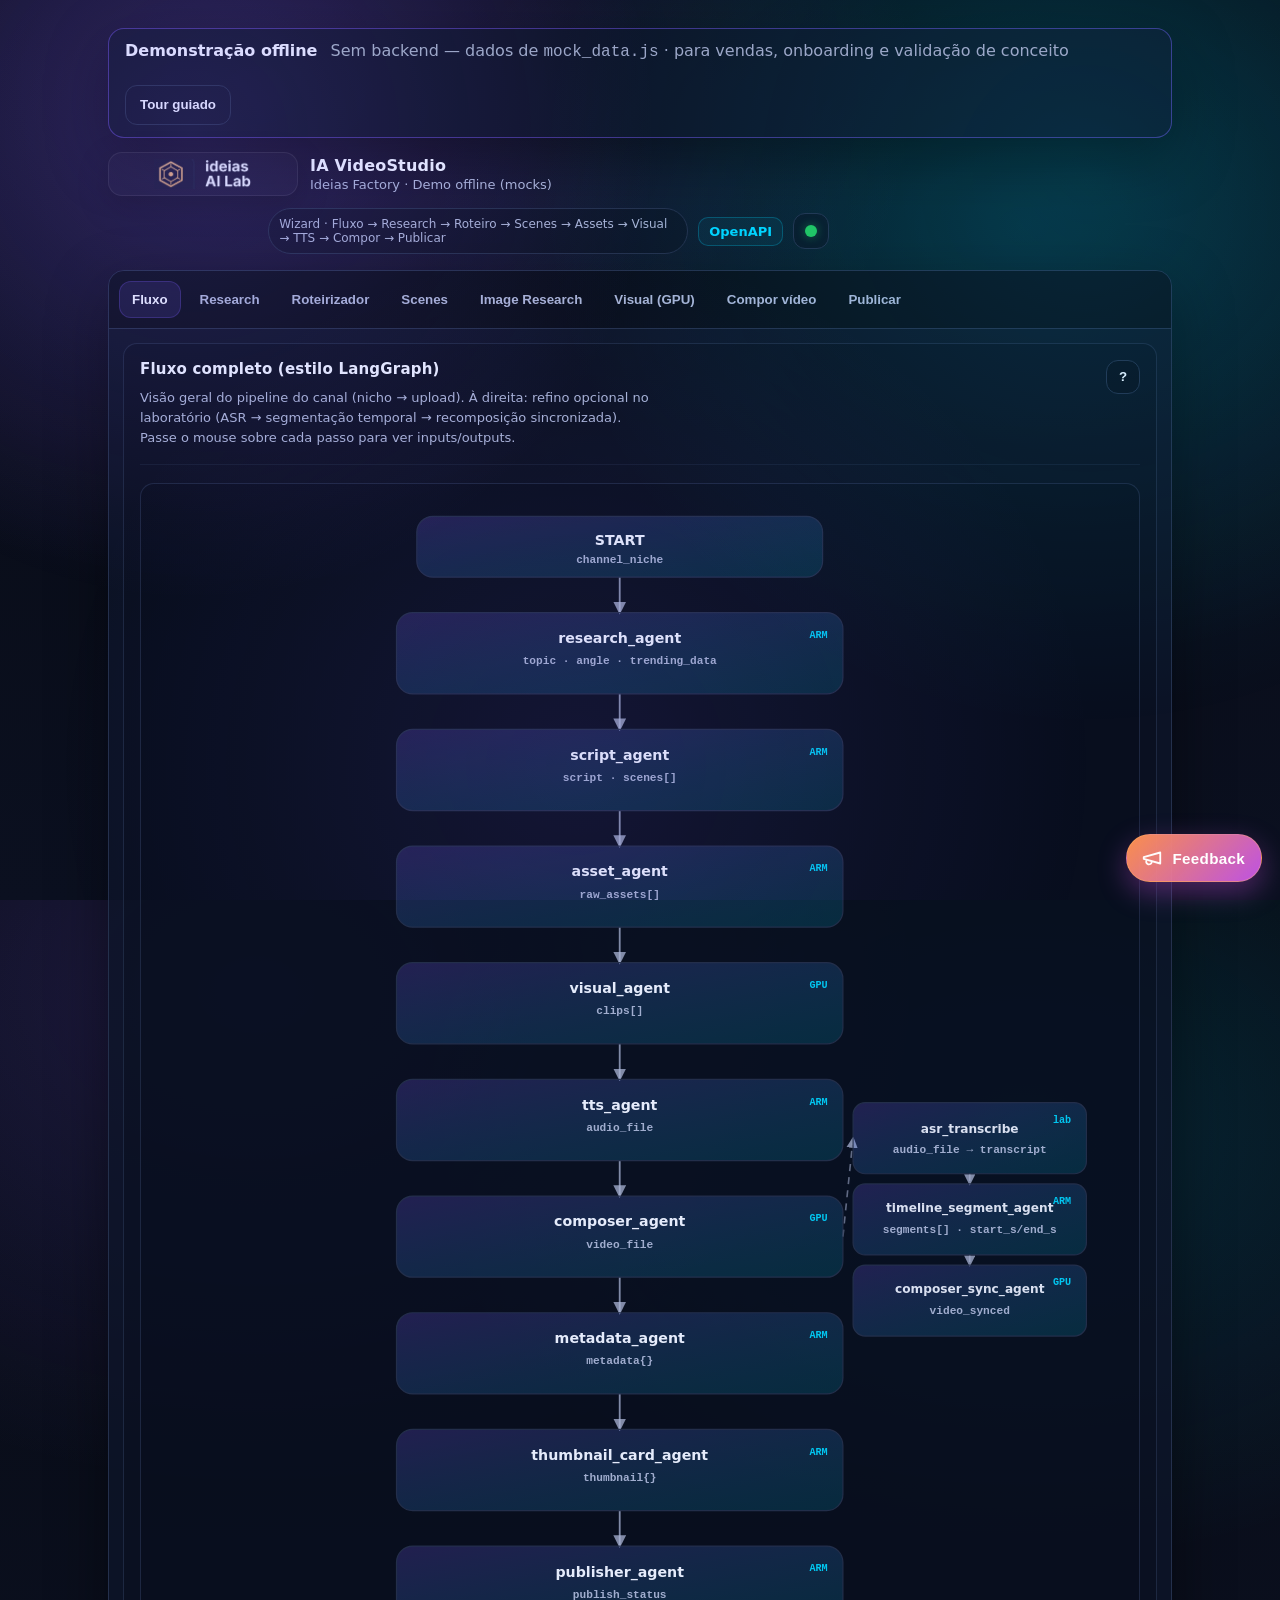
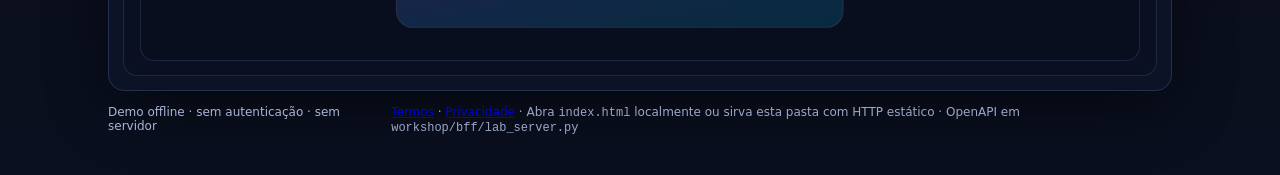
<file: web-demo-offline/index.html>
<!doctype html>
<html lang="pt-BR">
  <head>
    <meta charset="utf-8" />
    <meta name="viewport" content="width=device-width, initial-scale=1" />
    <meta http-equiv="Permissions-Policy" content='fullscreen=(self "https://form.typeform.com" "https://embed.typeform.com")' />
    <title>IA VideoStudio — Demo offline (Ideias Factory)</title>
    <link rel="icon" type="image/svg+xml" href='data:image/svg+xml,%3Csvg xmlns="http://www.w3.org/2000/svg" viewBox="0 0 32 32"%3E%3Crect fill="%237c5cff" width="32" height="32" rx="7"/%3E%3C/svg%3E' />
    <link rel="stylesheet" href="css/styles.css?v=27" />
    <script>
      window.__VIDEO_STUDIO_DEMO_CONFIG = {
        typeformLiveId: "01KP4HSXZXXTBSD70SS98KK2X0",
        collectMetrics: true,
      };
    </script>
  </head>
  <body>
    <div class="bg"></div>

    <main class="container">
      <div id="demo_banner" class="card" style="margin-bottom: 14px; padding: 12px 16px; border-color: rgba(124, 92, 255, 0.45)">
        <div style="display: flex; flex-wrap: wrap; align-items: center; justify-content: space-between; gap: 12px">
          <div>
            <strong>Demonstração offline</strong>
            <span class="muted" style="margin-left: 8px">
              Sem backend — dados de <code>mock_data.js</code> · para vendas, onboarding e validação de conceito
            </span>
          </div>
          <div class="row" style="gap: 10px">
            <button type="button" class="btn btn-ghost" id="btn-tour-start">Tour guiado</button>
          </div>
        </div>
      </div>

      <header class="header">
        <div class="brand">
          <img class="logo" src="assets/ia-lab-logo.png" alt="ideias IA Lab" />
          <div>
            <div class="title">IA VideoStudio</div>
            <div class="subtitle">Ideias Factory · Demo offline (mocks)</div>
          </div>
        </div>
        <div class="header-actions">
          <div class="pill header-pill">
            Wizard · Fluxo → Research → Roteiro → Scenes → Assets → Visual → TTS → Compor → Publicar
          </div>
          <a
            class="header-link"
            href="#"
            id="link_openapi_hint"
            title="Com uvicorn em execução (laboratório): GET /swagger no host do BFF — ex.: http://127.0.0.1:8092/swagger"
            >OpenAPI</a
          >
          <button
            type="button"
            class="health-btn"
            id="header_health"
            aria-label="Status dos serviços"
            title="Verificando…"
          >
            <span class="health-dot" id="health_dot" data-status="unknown"></span>
          </button>
        </div>
      </header>

      <section class="card">
        <nav class="tabs" role="tablist">
          <button class="tab is-active" data-tab="fluxo" role="tab" type="button">Fluxo</button>
          <button class="tab" data-tab="research" role="tab" type="button">Research</button>
          <button class="tab" data-tab="roteiro" role="tab" type="button">Roteirizador</button>
          <button class="tab" data-tab="scenes" role="tab" type="button">Scenes</button>
          <button class="tab" data-tab="assets" role="tab" type="button">Image Research</button>
          <button class="tab" data-tab="visual" role="tab" type="button">Visual (GPU)</button>
          <button class="tab" data-tab="composer" role="tab" type="button">Compor vídeo</button>
          <button class="tab" data-tab="publish" role="tab" type="button">Publicar</button>
        </nav>

        <div class="content">
          <section class="panel is-active" id="tab-fluxo">
            <div class="tile">
              <div class="tile-head">
                <div>
                  <div class="tile-title">Fluxo completo (estilo LangGraph)</div>
                  <div class="tile-desc">
                    Visão geral do pipeline do canal (nicho → upload). À direita: refino opcional no laboratório (ASR → segmentação
                    temporal → recomposição sincronizada). Passe o mouse sobre cada passo para ver inputs/outputs.
                  </div>
                </div>
                <button class="icon-btn" type="button" data-help-anchor="fluxo_tab" title="Ajuda">?</button>
              </div>

              <div class="flow-graph-wrap" id="flow_graph_wrap" aria-label="Grafo do pipeline">
                <svg
                  class="flow-graph"
                  viewBox="0 0 960 1135"
                  role="img"
                  aria-label="Pipeline principal e ramo lab opcional: composer → asr_transcribe → timeline_segment → composer_sync"
                >
                  <defs>
                    <linearGradient id="flowNode" x1="0%" y1="0%" x2="100%" y2="100%">
                      <stop offset="0%" stop-color="rgba(124,92,255,0.22)" />
                      <stop offset="100%" stop-color="rgba(0,212,255,0.14)" />
                    </linearGradient>
                    <marker id="flowArrow" viewBox="0 0 10 10" refX="8.5" refY="5" markerWidth="7" markerHeight="7" orient="auto-start-reverse">
                      <path d="M 0 0 L 10 5 L 0 10 z" fill="rgba(169,180,214,0.75)"></path>
                    </marker>
                    <style>
                      .fn{ fill: url(#flowNode); stroke: rgba(36,48,76,0.95); stroke-width: 1.2 }
                      .ft{ fill: rgba(234,240,255,0.98); font: 800 14px system-ui, -apple-system, Segoe UI, Roboto, Helvetica, Arial; }
                      .fs{ fill: rgba(169,180,214,0.95); font: 600 11px ui-monospace, SFMono-Regular, Menlo, Monaco, Consolas, "Liberation Mono", "Courier New", monospace; }
                      .fa{ stroke: rgba(169,180,214,0.75); stroke-width: 1.8; fill: none; marker-end: url(#flowArrow) }
                      .fad{ stroke: rgba(169,180,214,0.55); stroke-width: 1.6; fill: none; marker-end: url(#flowArrow); stroke-dasharray: 7 6 }
                      .fh{ fill: rgba(0,212,255,0.92); font: 800 10px ui-monospace, SFMono-Regular, Menlo, Monaco, Consolas, "Liberation Mono", "Courier New", monospace; }
                      .flab{ fill: rgba(234,240,255,0.92); font: 700 12px system-ui, -apple-system, Segoe UI, Roboto, Helvetica, Arial; }
                    </style>
                  </defs>

                  <path class="fa" d="M 460 80 L 460 115"></path>
                  <path class="fa" d="M 460 195 L 460 230"></path>
                  <path class="fa" d="M 460 310 L 460 345"></path>
                  <path class="fa" d="M 460 425 L 460 460"></path>
                  <path class="fa" d="M 460 540 L 460 575"></path>
                  <path class="fa" d="M 460 655 L 460 690"></path>
                  <path class="fa" d="M 460 770 L 460 805"></path>
                  <path class="fa" d="M 460 885 L 460 920"></path>
                  <path class="fa" d="M 460 1000 L 460 1035"></path>

                  <!-- Ramo opcional lab (pós-composer): linha tracejada -->
                  <path class="fad" d="M 680 730 L 690 633"></path>
                  <path class="fad" d="M 805 668 L 805 678"></path>
                  <path class="fad" d="M 805 748 L 805 758"></path>

                  <g>
                    <title>
START
Entrada: channel_niche
Responsabilidade: iniciar um job e carregar o estado base (nicho/canal).</title>
                    <rect class="fn" x="260" y="20" rx="16" ry="16" width="400" height="60"></rect>
                    <text class="ft" x="460" y="48" text-anchor="middle">START</text>
                    <text class="fs" x="460" y="66" text-anchor="middle">channel_niche</text>
                  </g>

                  <g>
                    <title>
research_agent (ARM)
Responsabilidade: escolher tema + ângulo; reunir sinais (YouTube/Trends) e resumir.
Saída: topic, angle, trending_data</title>
                    <rect class="fn" x="240" y="115" rx="16" ry="16" width="440" height="80"></rect>
                    <text class="ft" x="460" y="145" text-anchor="middle">research_agent</text>
                    <text class="fh" x="665" y="140" text-anchor="end">ARM</text>
                    <text class="fs" x="460" y="166" text-anchor="middle">topic · angle · trending_data</text>
                  </g>

                  <g>
                    <title>
script_agent (ARM)
Responsabilidade: gerar script narrado (PT-BR) e prompts de cenas (EN) a partir do tema/ângulo.
Saída: script, scenes[]</title>
                    <rect class="fn" x="240" y="230" rx="16" ry="16" width="440" height="80"></rect>
                    <text class="ft" x="460" y="260" text-anchor="middle">script_agent</text>
                    <text class="fh" x="665" y="255" text-anchor="end">ARM</text>
                    <text class="fs" x="460" y="281" text-anchor="middle">script · scenes[]</text>
                  </g>

                  <g>
                    <title>
asset_agent (ARM)
Responsabilidade: buscar imagens multi-fonte (Pexels/Pixabay/Unsplash/NASA/Wikimedia) e selecionar por cena.
Saída: raw_assets[] (auditável: url, license, local_path)</title>
                    <rect class="fn" x="240" y="345" rx="16" ry="16" width="440" height="80"></rect>
                    <text class="ft" x="460" y="375" text-anchor="middle">asset_agent</text>
                    <text class="fh" x="665" y="370" text-anchor="end">ARM</text>
                    <text class="fs" x="460" y="396" text-anchor="middle">raw_assets[]</text>
                  </g>

                  <g>
                    <title>
visual_agent (GPU)
Responsabilidade: estilizar (img2img) e animar (AnimateDiff) assets por cena.
Saída: clips[] (mp4 por cena)</title>
                    <rect class="fn" x="240" y="460" rx="16" ry="16" width="440" height="80"></rect>
                    <text class="ft" x="460" y="490" text-anchor="middle">visual_agent</text>
                    <text class="fh" x="665" y="485" text-anchor="end">GPU</text>
                    <text class="fs" x="460" y="511" text-anchor="middle">clips[]</text>
                  </g>

                  <g>
                    <title>
tts_agent (ARM)
Responsabilidade: gerar narração (Kokoro/Piper) a partir do script.
Saída: audio_file (.wav)</title>
                    <rect class="fn" x="240" y="575" rx="16" ry="16" width="440" height="80"></rect>
                    <text class="ft" x="460" y="605" text-anchor="middle">tts_agent</text>
                    <text class="fh" x="665" y="600" text-anchor="end">ARM</text>
                    <text class="fs" x="460" y="626" text-anchor="middle">audio_file</text>
                  </g>

                  <g>
                    <title>
composer_agent (GPU)
Responsabilidade: compor vídeo final com ffmpeg (concat clips + áudio; NVENC quando disponível).
Saída: video_file (.mp4)</title>
                    <rect class="fn" x="240" y="690" rx="16" ry="16" width="440" height="80"></rect>
                    <text class="ft" x="460" y="720" text-anchor="middle">composer_agent</text>
                    <text class="fh" x="665" y="715" text-anchor="end">GPU</text>
                    <text class="fs" x="460" y="741" text-anchor="middle">video_file</text>
                  </g>

                  <g>
                    <title>
asr_transcribe (lab)
Responsabilidade: transcrever narration.wav (faster-whisper); palavras com timestamps.
Saída: asr_words.json, VTT/SRT (POST /api/lab/asr)</title>
                    <rect class="fn" x="690" y="598" rx="12" ry="12" width="230" height="70"></rect>
                    <text class="flab" x="805" y="628" text-anchor="middle">asr_transcribe</text>
                    <text class="fh" x="905" y="618" text-anchor="end">lab</text>
                    <text class="fs" x="805" y="648" text-anchor="middle">audio_file → transcript</text>
                  </g>

                  <g>
                    <title>
timeline_segment_agent (ARM)
Responsabilidade: segmentação temporal dinâmica (ASR + script_lab.txt) em K partes alinhadas aos clipes.
Saída: aligned_timeline.json</title>
                    <rect class="fn" x="690" y="678" rx="12" ry="12" width="230" height="70"></rect>
                    <text class="flab" x="805" y="706" text-anchor="middle">timeline_segment_agent</text>
                    <text class="fh" x="905" y="698" text-anchor="end">ARM</text>
                    <text class="fs" x="805" y="726" text-anchor="middle">segments[] · start_s/end_s</text>
                  </g>

                  <g>
                    <title>
composer_sync_agent (GPU)
Responsabilidade: recompor clipes com durações alinhadas ao áudio (ffmpeg; espelha video_compose_experiments).
Saída: final_synced.mp4 (distinto de video_file)</title>
                    <rect class="fn" x="690" y="758" rx="12" ry="12" width="230" height="70"></rect>
                    <text class="flab" x="805" y="786" text-anchor="middle">composer_sync_agent</text>
                    <text class="fh" x="905" y="778" text-anchor="end">GPU</text>
                    <text class="fs" x="805" y="806" text-anchor="middle">video_synced</text>
                  </g>

                  <g>
                    <title>
metadata_agent (ARM)
Responsabilidade: gerar título/descrição/tags usando LLM + trending_data.
Saída: metadata{title, description, tags[]}</title>
                    <rect class="fn" x="240" y="805" rx="16" ry="16" width="440" height="80"></rect>
                    <text class="ft" x="460" y="835" text-anchor="middle">metadata_agent</text>
                    <text class="fh" x="665" y="830" text-anchor="end">ARM</text>
                    <text class="fs" x="460" y="856" text-anchor="middle">metadata{}</text>
                  </g>

                  <g>
                    <title>
thumbnail_card_agent (ARM)
Responsabilidade: escolher um frame do vídeo final e gerar a thumbnail (card) com template + campos editáveis.
Saída: thumbnail{output_path, template_id, fields}</title>
                    <rect class="fn" x="240" y="920" rx="16" ry="16" width="440" height="80"></rect>
                    <text class="ft" x="460" y="950" text-anchor="middle">thumbnail_card_agent</text>
                    <text class="fh" x="665" y="945" text-anchor="end">ARM</text>
                    <text class="fs" x="460" y="971" text-anchor="middle">thumbnail{}</text>
                  </g>

                  <g>
                    <title>
publisher_agent (ARM)
Responsabilidade: upload no YouTube Data API v3 (privacyStatus=private na fase 1).
Saída: publish_status (ex: uploaded:{video_id})</title>
                    <rect class="fn" x="240" y="1035" rx="16" ry="16" width="440" height="80"></rect>
                    <text class="ft" x="460" y="1065" text-anchor="middle">publisher_agent</text>
                    <text class="fh" x="665" y="1060" text-anchor="end">ARM</text>
                    <text class="fs" x="460" y="1086" text-anchor="middle">publish_status</text>
                  </g>
                </svg>
              </div>
            </div>
          </section>

          <section class="panel" id="tab-research">
            <div class="tile">
              <div class="tile-head">
                <div>
                  <div class="tile-title">Research</div>
                  <div class="tile-desc">
                    Combine sinais de Trends com vídeos populares no YouTube e gere sugestões clicáveis para o roteirizador.
                  </div>
                </div>
                <button class="icon-btn" type="button" data-help-anchor="research" title="Ajuda">?</button>
              </div>

              <div class="grid2">
                <div>
                  <label class="label">Keyword / tema (YouTube + Trends)</label>
                  <input id="research_kw" class="input" value="astronomia" />
                </div>
                <div class="grid2" style="grid-template-columns: 1fr 1fr">
                  <div>
                    <label class="label">Região (YouTube + Trends)</label>
                    <select id="research_region" class="input">
                      <option value="BR" selected>BR — Brasil</option>
                      <option value="US">US — Estados Unidos</option>
                      <option value="PT">PT — Portugal</option>
                      <option value="ES">ES — Espanha</option>
                      <option value="MX">MX — México</option>
                      <option value="AR">AR — Argentina</option>
                      <option value="CL">CL — Chile</option>
                      <option value="CO">CO — Colômbia</option>
                      <option value="FR">FR — França</option>
                      <option value="DE">DE — Alemanha</option>
                      <option value="IT">IT — Itália</option>
                      <option value="GB">GB — Reino Unido</option>
                      <option value="JP">JP — Japão</option>
                      <option value="IN">IN — Índia</option>
                    </select>
                  </div>
                  <div>
                    <label class="label">Categoria YouTube</label>
                    <select id="research_cat" class="input">
                      <option value="28" selected>28 — Ciência e tecnologia</option>
                      <option value="22">22 — People &amp; blogs</option>
                      <option value="24">24 — Entretenimento</option>
                      <option value="25">25 — Notícias e política</option>
                      <option value="26">26 — Howto &amp; style</option>
                      <option value="27">27 — Educação</option>
                      <option value="10">10 — Música</option>
                      <option value="20">20 — Gaming</option>
                      <option value="17">17 — Esportes</option>
                      <option value="19">19 — Viagens e eventos</option>
                      <option value="15">15 — Pets &amp; animals</option>
                      <option value="23">23 — Comedy</option>
                      <option value="1">1 — Film &amp; animation</option>
                    </select>
                  </div>
                </div>
              </div>

              <div class="row">
                <button id="btn-research" class="btn">Buscar sugestões</button>
                <span class="muted" style="font-size: 12px">Opcional: alimenta o roteirizador com contexto real.</span>
              </div>
            </div>

            <div class="research-results-wrap">
              <div class="research-subtabs" role="tablist" aria-label="Resultados do research">
                <button type="button" class="subtab is-active" data-research-sub="videos" role="tab">Vídeos</button>
                <button type="button" class="subtab" data-research-sub="trends" role="tab">Trends</button>
              </div>
              <div id="research_videos" class="research-subpanel is-active research-feed"></div>
              <div id="research_trends" class="research-subpanel research-feed"></div>
            </div>
          </section>

          <section class="panel" id="tab-roteiro">
            <div class="tile">
              <div class="tile-head">
                <div>
                  <div class="tile-title">Roteirizador</div>
                  <div class="tile-desc">
                    Gere o roteiro narrado (PT-BR), textos por parte e prompts de cena — com opção de usar Ollama quando configurado.
                  </div>
                </div>
                <button class="icon-btn" type="button" data-help-anchor="roteiro" title="Ajuda">?</button>
              </div>

              <div class="grid2">
                <div>
                  <label class="label">Tema</label>
                  <input id="tema" class="input" value="astronomia" />
                </div>
                <div>
                  <label class="label">Ângulo</label>
                  <input id="angulo" class="input" placeholder="ex: Mitos comuns sobre buracos negros" />
                </div>
              </div>

              <div class="grid2">
                <div>
                  <label class="label duration-label">
                    <span>Duração (narração alvo)</span>
                    <button
                      type="button"
                      class="icon-btn icon-btn--info"
                      aria-label="Informações sobre duração"
                      data-duration-info="1"
                    >
                      i
                    </button>
                  </label>
                  <select id="duration-tier" class="input">
                    <option value="short" selected>Curta — até ~1 min 30</option>
                    <option value="medium">Média — ~5 min</option>
                    <option value="long">Longa — ~10 a 15 min</option>
                    <option value="too_long">Muito longa — ~20 a 30 min</option>
                    <option value="custom">Personalizada (minutos)</option>
                  </select>
                </div>
                <div id="duration_custom_wrap" style="display: none">
                  <label class="label">Minutos (só se «Personalizada»; 1–60)</label>
                  <input
                    id="duration-custom-minutes"
                    class="input"
                    type="number"
                    min="1"
                    max="60"
                    step="0.5"
                    placeholder="ex.: 7"
                  />
                </div>
              </div>

              <div id="duration_popover" class="popover" role="dialog" aria-hidden="true">
                <div class="popover-title">Duração (estimativa)</div>
                <div class="popover-body">
                  <div class="muted">
                    A duração é uma estimativa baseada no texto (ritmo de narração varia).
                  </div>
                  <div style="margin-top: 10px; font-weight: 800">Estimativas por perfil</div>
                  <ul class="popover-list">
                    <li><strong>Curta</strong>: ~60–90s (até ~1:30)</li>
                    <li><strong>Média</strong>: ~4:30–5:30</li>
                    <li><strong>Longa</strong>: ~10–15 min</li>
                    <li><strong>Muito longa</strong>: ~20–30 min</li>
                    <li><strong>Personalizada</strong>: 1–60 min (você define)</li>
                  </ul>
                  <div class="muted" style="margin-top: 10px">
                    Quanto maior o texto, mais cenas (prompts) serão geradas e maior tende a ser o tempo de
                    produção/processamento.
                  </div>
                </div>
              </div>

              <div id="styleguide_popover" class="popover" role="dialog" aria-hidden="true" aria-labelledby="styleguide_popover_title">
                <div id="styleguide_popover_title" class="popover-title">Style guide</div>
                <div class="popover-body">
                  <p class="muted" style="margin: 0 0 10px">
                    É um <strong>texto curto</strong> que define o <strong>look &amp; feel</strong> dos visuais: paleta,
                    realismo vs. ilustração, iluminação, época, humor e restrições (ex.: sem texto na imagem). Complementa
                    o <em>prompt da cena</em>, não o substitui.
                  </p>
                  <p style="margin: 0 0 10px">
                    <strong>Por que importa na pesquisa:</strong> os bancos (Pexels, Pixabay, Unsplash, etc.) devolvem
                    muitos resultados genéricos. O style guide orienta <strong>consultas e ranking</strong>
                    (heurística ou LLM) para candidatos mais coerentes com a identidade do canal e com o roteiro —
                    menos ruído, mais consistência entre cenas.
                  </p>
                  <div style="font-weight: 800; margin-bottom: 6px">Exemplos (cole ou adapte)</div>
                  <ul class="popover-list">
                    <li>
                      Documentário científico: tons escuros, alto contraste, estética espacial realista; evitar texto ou
                      logos nas imagens.
                    </li>
                    <li>
                      Ilustração flat minimalista, paleta pastel, estilo educacional (tipo Kurzgesagt); sem fotorealismo.
                    </li>
                    <li>
                      Stock cinematográfico: luz dourada ao pôr do sol, profundidade de campo rasa, sensação épica e
                      cinematográfica.
                    </li>
                  </ul>
                  <div class="muted" style="margin-top: 10px">
                    Se ficar em branco, o laboratório usa o padrão do servidor (<code>ASSET_DEFAULT_STYLE_GUIDE</code> /
                    <code>IMAGE_RESEARCH_STYLE_GUIDE</code> no <code>.env</code>), quando configurado.
                  </div>
                </div>
              </div>

              <div class="row">
                <button id="btn-angles" class="btn btn-ghost">Sugerir ângulos</button>
                <button id="btn-generate" class="btn">Gerar</button>
                <label class="toggle">
                  <input id="use-ollama" type="checkbox" />
                  <span>Usar Ollama</span>
                </label>
              </div>
            </div>

            <div id="angles" class="list"></div>

            <div class="split">
              <div class="tile">
                <div class="tile-head">
                  <div>
                    <div class="tile-title">Roteiro base</div>
                    <div class="tile-desc">Texto contínuo do roteiro (útil para revisão rápida e copiar/colar).</div>
                    <div class="row" style="margin-top: 10px; flex-wrap: wrap; gap: 8px">
                      <button type="button" class="btn btn-ghost" id="btn-copy-roteiro-clean" title="Só o texto de narração, sem IDs de parte, timecodes nem ícones da UI">
                        Copiar narração limpa
                      </button>
                    </div>
                  </div>
                  <button class="icon-btn" type="button" data-help-anchor="roteiro" title="Ajuda">?</button>
                </div>
                <pre id="roteiro_base" class="pre"></pre>
              </div>
              <div class="tile">
                <div class="tile-head">
                  <div>
                    <div class="tile-title">Textos por parte</div>
                    <div class="tile-desc">Saída segmentada por IDs de parte (útil para montar capítulos/legendas).</div>
                    <div class="row" style="margin-top: 10px; flex-wrap: wrap; gap: 8px">
                      <button type="button" class="btn btn-ghost" id="btn-copy-textos-clean" title="Junta as partes só com o texto — sem cabeçalhos de parte, timecodes nem ícones da UI">
                        Copiar só texto das partes
                      </button>
                    </div>
                  </div>
                  <button class="icon-btn" type="button" data-help-anchor="roteiro" title="Ajuda">?</button>
                </div>
                <div id="textos" class="stack"></div>
              </div>
            </div>
          </section>

          <section class="panel" id="tab-scenes">
            <div class="tile">
              <div class="tile-head">
                <div>
                  <div class="tile-title">Scenes</div>
                  <div class="tile-desc">
                    Prompts visuais por janela de tempo. Use para alimentar o Image Research com consistência por cena.
                  </div>
                </div>
                <button class="icon-btn" type="button" data-help-anchor="scenes" title="Ajuda">?</button>
              </div>

              <div class="row">
                <button id="btn-use-first-scene" class="btn btn-ghost">Usar 1ª cena no Image Research</button>
              </div>
            </div>
            <div id="scenes" class="stack"></div>
          </section>

          <section class="panel" id="tab-assets">
            <div class="tile">
              <div class="tile-head">
                <div>
                  <div class="tile-title">Image Research</div>
                  <div class="tile-desc">
                    Busca candidatos de imagem por cena e mostra o selecionado pelo ranker (heurística ou Ollama, conforme env).
                  </div>
                </div>
                <button class="icon-btn" type="button" data-help-anchor="assets" title="Ajuda">?</button>
              </div>

              <div class="research-subtabs" role="tablist" aria-label="Modo do Image Research" style="margin-top: 12px">
                <button type="button" class="subtab is-active" data-assets-mode="auto" role="tab">Automático (padrão)</button>
                <button type="button" class="subtab" data-assets-mode="manual" role="tab">Manual (por cena)</button>
              </div>

              <section id="assets_mode_auto" class="assets-mode is-active">
                <div class="row">
                  <div class="field field--styleguide">
                    <label class="label duration-label">
                      <span>Style guide</span>
                      <button
                        type="button"
                        class="icon-btn icon-btn--info"
                        aria-label="O que é o style guide e por que importa na pesquisa"
                        data-styleguide-info="1"
                      >
                        i
                      </button>
                    </label>
                    <input
                      id="style_auto"
                      class="input"
                      value=""
                      placeholder="(opcional) deixe em branco para usar o padrão do servidor"
                    />
                  </div>
                  <div class="field">
                    <label class="label">Preferência</label>
                    <select id="prefer_auto" class="input">
                      <option value="video_first" selected>Vídeos primeiro (fallback imagens)</option>
                      <option value="image_first">Imagens primeiro</option>
                      <option value="all">Todos (imagem ou vídeo; LLM/heurística)</option>
                      <option value="video">Somente vídeo</option>
                      <option value="image">Somente imagem</option>
                    </select>
                  </div>
                  <div class="field">
                    <label class="label">Por fonte</label>
                    <input id="per_source_auto" class="input" type="number" value="5" min="1" max="50" />
                  </div>
                  <button id="btn-search-all" class="btn">Pesquisar para todas as cenas</button>
                </div>

                <div class="muted" style="font-size: 12px; margin-top: 6px">
                  O modo automático busca e escolhe um asset para cada cena. Você pode editar uma cena individual e ajustar a seleção no modo Manual.
                </div>

                <div class="split" style="margin-top: 14px">
                  <div class="tile">
                    <div class="tile-head">
                      <div>
                        <div class="tile-title">Selecionados por cena</div>
                        <div class="tile-desc">Resumo do selecionado por cena (auto ou manual).</div>
                      </div>
                      <button class="icon-btn" type="button" data-help-anchor="assets" title="Ajuda">?</button>
                    </div>
                    <div id="auto_selected_list" class="stack"></div>
                  </div>
                  <div class="tile">
                    <div class="tile-head">
                      <div>
                        <div class="tile-title">Próximo passo</div>
                        <div class="tile-desc">Quando estiver satisfeito com as seleções, teste o Visual (GPU) ou siga para Compor vídeo (mock).</div>
                      </div>
                      <button class="icon-btn" type="button" data-help-anchor="composer" title="Ajuda">?</button>
                    </div>
                    <div class="row">
                      <button id="btn-go-composer" class="btn">Gerar vídeo</button>
                    </div>
                    <div class="muted" style="font-size: 12px">
                      Este botão abre a próxima aba (Compor vídeo). Os agentes ainda não são executados aqui.
                    </div>
                  </div>
                </div>
              </section>

              <section id="assets_mode_manual" class="assets-mode">
                <div class="grid2">
                  <div>
                    <label class="label">Cena</label>
                    <select id="scene_picker" class="input"></select>
                  </div>
                  <div>
                    <label class="label duration-label">
                      <span>Style guide</span>
                      <button
                        type="button"
                        class="icon-btn icon-btn--info"
                        aria-label="O que é o style guide e por que importa na pesquisa"
                        data-styleguide-info="1"
                      >
                        i
                      </button>
                    </label>
                    <input
                      id="style"
                      class="input"
                      value=""
                      placeholder="(opcional) deixe em branco para usar o padrão do servidor"
                    />
                  </div>
                </div>

                <div class="grid2">
                  <div>
                    <label class="label">Prompt da cena</label>
                    <textarea id="scene" class="textarea" rows="3" placeholder="Selecione uma cena acima"></textarea>
                  </div>
                  <div>
                    <label class="label">Preferência</label>
                    <select id="prefer" class="input">
                      <option value="video_first" selected>Vídeos primeiro (fallback imagens)</option>
                      <option value="image_first">Imagens primeiro</option>
                      <option value="all">Todos (imagem ou vídeo; LLM/heurística)</option>
                      <option value="video">Somente vídeo</option>
                      <option value="image">Somente imagem</option>
                    </select>
                    <label class="label">Por fonte</label>
                    <input id="per_source" class="input" type="number" value="5" min="1" max="50" />
                    <div class="row" style="justify-content:flex-end">
                      <button id="btn-search" class="btn">Pesquisar</button>
                    </div>
                  </div>
                </div>
              </section>
            </div>

            <div class="split">
              <div class="tile">
                <div class="tile-head">
                  <div>
                    <div class="tile-title">Selecionado</div>
                    <div class="tile-desc">O asset escolhido pelo ranker e o motivo (quando disponível).</div>
                  </div>
                  <button class="icon-btn" type="button" data-help-anchor="assets" title="Ajuda">?</button>
                </div>
                <div id="selected" class="stack"></div>
              </div>
              <div class="tile">
                <div class="tile-head">
                  <div>
                    <div class="tile-title">Candidatos</div>
                    <div class="tile-desc">Lista completa retornada pela busca (para inspeção e auditoria).</div>
                  </div>
                  <button class="icon-btn" type="button" data-help-anchor="assets" title="Ajuda">?</button>
                </div>
                <div id="assets" class="stack"></div>
              </div>
            </div>
          </section>

          <section class="panel" id="tab-visual">
            <div class="tile">
              <div class="tile-head">
                <div>
                  <div class="tile-title">Visual (GPU) — laboratório</div>
                  <div class="tile-desc">
                    Chama o mesmo fluxo de <code>agents.visual_agent</code> para uma imagem: ComfyUI + AnimateDiff quando
                    configurado; senão fallback ffmpeg (imagem estática → clipe curto). O BFF precisa de
                    <code>ffmpeg</code>; para GPU real use <code>COMFYUI_INPUT_METHOD=upload</code> (API) ou
                    <code>copy</code> com <code>COMFYUI_INPUT_DIR</code> no mesmo disco/NFS que o ComfyUI vê.
                  </div>
                </div>
                <button class="icon-btn" type="button" data-help-anchor="visual" title="Ajuda">?</button>
              </div>

              <div class="grid2">
                <div class="field">
                  <label class="label">URL da imagem</label>
                  <input id="visual_image_url" class="input" type="url" placeholder="https://…" autocomplete="off" />
                </div>
                <div class="field">
                  <label class="label">scene_idx</label>
                  <input id="visual_scene_idx" class="input" type="number" value="0" min="0" max="999" />
                </div>
              </div>

              <div class="field" style="margin-top: 10px">
                <label class="label">
                  <input id="visual_preview_use_comfy" type="checkbox" checked />
                  Usar ComfyUI (AnimateDiff) quando disponível
                </label>
              </div>
              <div class="row" style="margin-top: 10px">
                <button id="btn-visual-fill" class="btn btn-ghost" type="button">Usar imagem selecionada</button>
                <button id="btn-visual-preview" class="btn" type="button">Gerar clipe (preview)</button>
              </div>

              <div id="visual_status" class="muted" style="margin-top: 12px; font-size: 12px"></div>

              <div class="tile" style="margin-top: 14px">
                <div class="tile-head">
                  <div>
                    <div class="tile-title">Pré-visualização</div>
                    <div class="tile-desc">Em caso de sucesso, o MP4 é carregado abaixo.</div>
                  </div>
                </div>
                <video id="visual_video" controls playsinline style="width: 100%; max-width: 720px; display: none"></video>
              </div>
            </div>
          </section>

          <section class="panel" id="tab-composer">
            <div class="tile">
              <div class="tile-head">
                <div>
                  <div class="tile-title">Compor vídeo (agentes reais)</div>
                  <div class="tile-desc">
                    Pré-requisitos: roteiro com textos para TTS; uma imagem selecionada por cena no Image Research. Os
                    passos usam o mesmo <code>job_token</code> no servidor (TTS → clipes → final). Provider TTS:
                    <code>TTS_PROVIDER</code> / env (Kokoro, Piper, etc.).
                  </div>
                </div>
                <button class="icon-btn" type="button" data-help-anchor="composer" title="Ajuda">?</button>
              </div>

              <div id="composer_prereq" class="muted" style="font-size: 12px; margin-bottom: 10px"></div>

              <div class="grid2">
                <div class="field">
                  <label class="label">Job (sessão)</label>
                  <input id="composer_job_token" class="input" type="text" readonly placeholder="Gerado após o 1.º passo" />
                </div>
                <div class="field">
                  <label class="label"> </label>
                  <button id="btn-composer-new-job" class="btn btn-ghost" type="button">Novo job</button>
                </div>
              </div>

              <div class="row" style="flex-wrap: wrap; gap: 8px">
                <button id="btn-composer-tts" class="btn" type="button">1. Gerar TTS (narration.wav)</button>
                <button id="btn-composer-visual" class="btn" type="button" disabled>2. Gerar clipes (visual_agent)</button>
                <button id="btn-composer-final" class="btn" type="button" disabled>3. Gerar vídeo final (composer)</button>
                <button id="btn-composer-asr" class="btn" type="button" disabled>4. ASR (legendas VTT/SRT)</button>
                <button id="btn-composer-sync" class="btn" type="button" disabled>5. Sincronismo avançado</button>
              </div>

              <div class="field" style="margin-top: 10px">
                <label class="label">
                  <input id="composer_visual_use_comfy" type="checkbox" checked />
                  Usar ComfyUI (AnimateDiff) no passo 2, quando disponível
                </label>
              </div>

              <div class="grid2" style="margin-top: 10px">
                <div>
                  <label class="label">TTS Provider</label>
                  <select id="tts_provider" class="input">
                    <option value="kokoro" selected>Kokoro</option>
                    <option value="piper">Piper</option>
                  </select>
                </div>
                <div id="tts_lang_wrap">
                  <label class="label" id="tts_lang_label">Idioma</label>
                  <select id="tts_lang" class="input">
                    <option value="pt-br" selected>pt-br</option>
                    <option value="en-us">en-us</option>
                    <option value="en-gb">en-gb</option>
                  </select>
                </div>
              </div>
              <div class="grid2" style="margin-top: 10px">
                <div>
                  <label class="label" id="tts_voice_label">Voz</label>
                  <select id="tts_voice" class="input">
                    <option value="pf_dora" selected>pf_dora (PT-BR)</option>
                    <option value="pm_alex">pm_alex (PT-BR)</option>
                    <option value="pm_santa">pm_santa (PT-BR)</option>
                  </select>
                  <p class="muted" style="font-size: 11px; margin-top: 6px; line-height: 1.4">
                    Ao mudar a voz ou o modelo, toca-se uma amostra curta (ficheiros em
                    <code>voices_samples/</code>; gere com <code>python scripts/generate_voice_samples.py</code>).
                  </p>
                </div>
                <div>
                  <label class="label">Velocidade</label>
                  <input id="tts_speed" class="input" type="number" value="1.0" min="0.5" max="2.0" step="0.05" />
                </div>
              </div>

              <div id="composer_audio_section" class="tile" style="margin-top: 12px; display: none">
                <div class="tile-head">
                  <div>
                    <div class="tile-title">Áudio (narração)</div>
                    <div class="tile-desc">Disponível após <strong>1. Gerar TTS</strong> — resultado do agente neste job.</div>
                  </div>
                </div>
                <audio id="tts_audio" controls style="width: 100%"></audio>
              </div>

              <div id="composer_video_section" class="tile" style="margin-top: 12px; display: none">
                <div class="tile-head">
                  <div>
                    <div class="tile-title">Vídeo final</div>
                    <div class="tile-desc">Disponível após <strong>3. Gerar vídeo final</strong> (ffmpeg no BFF).</div>
                  </div>
                </div>
                <video id="composer_video" controls playsinline style="width: 100%; max-width: 720px; display: none"></video>
              </div>

              <div id="composer_synced_section" class="tile" style="margin-top: 12px; display: none">
                <div class="tile-head">
                  <div>
                    <div class="tile-title">Vídeo sincronizado (lab)</div>
                    <div class="tile-desc">
                      Disponível após <strong>5. Sincronismo avançado</strong> — timeline alinhada ao áudio (recomposição por
                      segmento).
                    </div>
                  </div>
                </div>
                <video id="composer_video_synced" controls playsinline style="width: 100%; max-width: 720px; display: none"></video>
              </div>

              <div id="composer_status" class="muted" style="margin-top: 10px; font-size: 12px"></div>
              <div id="asr_links" class="muted" style="margin-top: 8px; font-size: 12px"></div>
            </div>
          </section>

          <section class="panel" id="tab-publish">
            <div class="tile">
              <div class="tile-head">
                <div>
                  <div class="tile-title">Publicar (YouTube + mock)</div>
                  <div class="tile-desc">
                    Metadados com opção LLM, OAuth para listar canais, upload real do <code>final.mp4</code> do job (com
                    confirmação) ou simulação local.
                  </div>
                </div>
                <button class="icon-btn" type="button" data-help-anchor="publisher" title="Ajuda">?</button>
              </div>

              <div class="split">
                <div class="tile">
                  <div class="tile-head">
                    <div>
                      <div class="tile-title">Metadados</div>
                      <div class="tile-desc">Título, descrição (com capítulos) e tags.</div>
                    </div>
                  </div>

                  <div class="stack">
                    <div class="block" style="margin: 0">
                      <div class="suggestion-head">
                        <div class="k">YouTube</div>
                        <button class="icon-btn" type="button" data-help-anchor="publisher" title="Ajuda">?</button>
                      </div>
                      <div class="yt-conn-row">
                        <span id="yt_conn_badge" class="yt-conn-badge" data-yt-status="unknown">Verificando…</span>
                      </div>
                      <div class="row" style="justify-content: space-between; margin-top: 10px">
                        <button id="btn-yt-connect" class="btn btn-ghost" type="button">Conectar YouTube</button>
                        <button id="btn-yt-refresh" class="btn" type="button">Carregar canais</button>
                      </div>
                      <div style="margin-top: 10px">
                        <label class="label">Job (final.mp4) — copiado da aba Compor vídeo</label>
                        <input id="pub_job_token" class="input" type="text" readonly placeholder="Execute TTS/compositor na aba Compor" />
                      </div>
                      <div style="margin-top: 10px">
                        <label class="label">Canal (obrigatório)</label>
                        <select id="pub_channel" class="input"></select>
                      </div>
                      <div id="yt_status" class="muted" style="font-size: 12px; margin-top: 8px"></div>
                    </div>
                    <div>
                      <label class="label">Sugestões de título (Growth Engine / LLM)</label>
                      <select id="pub_title_variants" class="input">
                        <option value="" selected>— Gere metadados (LLM ou Growth) para ver sugestões —</option>
                      </select>
                      <div class="muted" style="font-size: 12px; margin-top: 6px">
                        Selecione uma variante ou edite manualmente no campo seguinte.
                      </div>
                    </div>
                    <div>
                      <label class="label">Título</label>
                      <input id="pub_title" class="input" placeholder="Título do vídeo" />
                    </div>
                    <div>
                      <label class="label">Descrições sugeridas</label>
                      <select id="pub_description_variants" class="input">
                        <option value="" selected>— Gere metadados para ver textos completos —</option>
                      </select>
                      <div class="muted" style="font-size: 12px; margin-top: 6px">
                        Pré-visualização curta; o texto integral vai para o campo abaixo (editável).
                      </div>
                    </div>
                    <div>
                      <label class="label">Descrição (inclua capítulos)</label>
                      <textarea id="pub_description" class="textarea" rows="10" placeholder="Descrição completa"></textarea>
                    </div>
                    <div>
                      <label class="label">Tags (separadas por vírgula)</label>
                      <input id="pub_tags" class="input" placeholder="astronomia, espaço, ..." />
                    </div>
                    <div class="grid2">
                      <div>
                        <label class="label">Público-alvo</label>
                        <input id="pub_publico_alvo" class="input" placeholder="ex.: curiosos por ciência, 18–35" />
                      </div>
                      <div>
                        <label class="label">Objetivo do vídeo</label>
                        <input id="pub_objetivo_video" class="input" placeholder="ex.: educar e maximizar retenção" />
                      </div>
                    </div>
                    <div class="row" style="justify-content:flex-end; flex-wrap: wrap; gap: 8px">
                      <button id="btn-pub-llm-meta" class="btn" type="button">Gerar metadados (LLM)</button>
                      <button id="btn-pub-growth-meta" class="btn" type="button">Gerar metadados (Growth Engine)</button>
                      <button id="btn-pub-save-meta" class="btn btn-ghost" type="button">Salvar metadados</button>
                    </div>
                  </div>
                </div>

                <div class="tile">
                  <div class="tile-head">
                    <div>
                      <div class="tile-title">Card do vídeo (thumbnail)</div>
                      <div class="tile-desc">Gera `thumbnail.png` no job (template simples + frame do `final.mp4`).</div>
                    </div>
                  </div>

                  <div class="stack">
                    <div class="thumb-preview-wrap">
                      <img id="thumb_preview" class="thumb-preview" alt="Preview do card" />
                    </div>

                    <div>
                      <label class="label">Conceito (Growth Engine)</label>
                      <select id="thumb_concept" class="input">
                        <option value="" selected>— Gere metadados no Growth Engine para ver conceitos —</option>
                      </select>
                      <div class="muted" style="font-size: 12px; margin-top: 6px">
                        Preenche template e título curto; você pode editar depois.
                      </div>
                    </div>

                    <div>
                      <label class="label">Template do card</label>
                      <input type="hidden" id="thumb_template" value="logo_brand" />
                      <div id="thumb_template_grid" class="thumb-template-grid" role="group" aria-label="Modelos de thumbnail"></div>
                      <p class="muted" style="font-size: 11px; margin-top: 6px; line-height: 1.4">
                        Ícones ilustram o estilo; o PNG final usa um frame do <code>final.mp4</code>.
                      </p>
                    </div>

                    <div class="grid2">
                      <div>
                        <label class="label">Cor da marca (hex)</label>
                        <input id="thumb_brand_color" class="input" value="#7c5cff" />
                      </div>
                      <div>
                        <label class="label">Título curto (para o card)</label>
                        <input id="thumb_title" class="input" placeholder="ex.: GPS no espaço?" />
                      </div>
                    </div>

                    <div>
                      <label class="label">Logo / foto (upload opcional)</label>
                      <input id="thumb_logo_file" class="input" type="file" accept="image/*" />
                    </div>

                    <div>
                      <label class="label">Upload de thumbnail pronta (substitui o template)</label>
                      <input id="thumb_upload_file" class="input" type="file" accept="image/*" />
                    </div>

                    <div class="row" style="justify-content:space-between; flex-wrap: wrap; gap: 8px">
                      <button id="btn-generate-thumb" class="btn" type="button">Gerar thumbnail</button>
                      <button id="btn-youtube-upload-real" class="btn" type="button">Enviar ao YouTube (OAuth)</button>
                      <button id="btn-publish-video" class="btn btn-ghost" type="button">Simular publicação (mock)</button>
                    </div>
                    <div id="publish_status" class="muted" style="font-size:12px"></div>
                  </div>
                </div>
              </div>
            </div>
          </section>
        </div>
      </section>

      <footer class="footer">
        <span>Demo offline · sem autenticação · sem servidor</span>
        <span class="muted">
          <a href="terms.html" target="_blank" rel="noopener">Termos</a>
          · <a href="privacy.html" target="_blank" rel="noopener">Privacidade</a>
          · Abra <code>index.html</code> localmente ou sirva esta pasta com HTTP estático · OpenAPI em <code>workshop/bff/lab_server.py</code>
        </span>
      </footer>
    </main>

    <dialog id="help_dialog" class="modal">
      <div class="modal-head">
        <div class="modal-title">Ajuda</div>
        <button id="help_close" class="btn btn-ghost" type="button">Fechar</button>
      </div>
      <iframe id="help_frame" class="modal-frame" title="Documentação"></iframe>
    </dialog>

    <dialog id="dialog_youtube_upload" class="modal">
      <div class="modal-head">
        <div class="modal-title">Confirmar upload para o YouTube</div>
        <button id="btn_upload_cancel" class="btn btn-ghost" type="button">Cancelar</button>
      </div>
      <pre id="upload_confirm_summary" class="muted" style="white-space: pre-wrap; max-width: 520px; font-size: 13px"></pre>
      <div class="row" style="justify-content: flex-end; gap: 8px; margin-top: 12px">
        <button id="btn_upload_confirm" class="btn" type="button">Confirmar envio</button>
      </div>
    </dialog>

    <dialog id="demo_health_dialog" class="modal">
      <div class="modal-head">
        <div class="modal-title">/health (simulado)</div>
        <button id="demo_health_close" class="btn btn-ghost" type="button">Fechar</button>
      </div>
      <p class="muted" style="margin: 0 0 10px; font-size: 13px">
        Payload de exemplo — na instalação real reflete Ollama, pytrends e chaves de API.
      </p>
      <pre id="demo_health_pre" class="pre" style="max-height: min(420px, 50vh); overflow: auto"></pre>
    </dialog>

    <script src="js/mock_data.js?v=6"></script>
    <script src="js/mock_api.js?v=6"></script>
    <script src="js/chart.umd.min.js?v=4.4.1"></script>
    <script src="js/app.js?v=42"></script>
    <script src="js/tour.js?v=12"></script>
    <script src="js/demo_analytics.js?v=10"></script>
    <script>
      document.addEventListener("DOMContentLoaded", function () {
        var oa = document.getElementById("link_openapi_hint");
        if (oa) {
          oa.addEventListener("click", function (e) {
            e.preventDefault();
          });
        }
        var b = document.getElementById("btn-tour-start");
        if (b && window.VideoStudioDemoTour) {
          b.addEventListener("click", function () {
            window.VideoStudioDemoTour.start();
          });
        }
        if (window.VideoStudioDemoTour) {
          window.VideoStudioDemoTour.offerOnFirstVisit();
        }
        var hc = document.getElementById("demo_health_close");
        var hd = document.getElementById("demo_health_dialog");
        if (hc && hd) {
          hc.addEventListener("click", function () {
            if (typeof hd.close === "function") hd.close();
          });
        }
      });
    </script>
  </body>
</html>
</file>
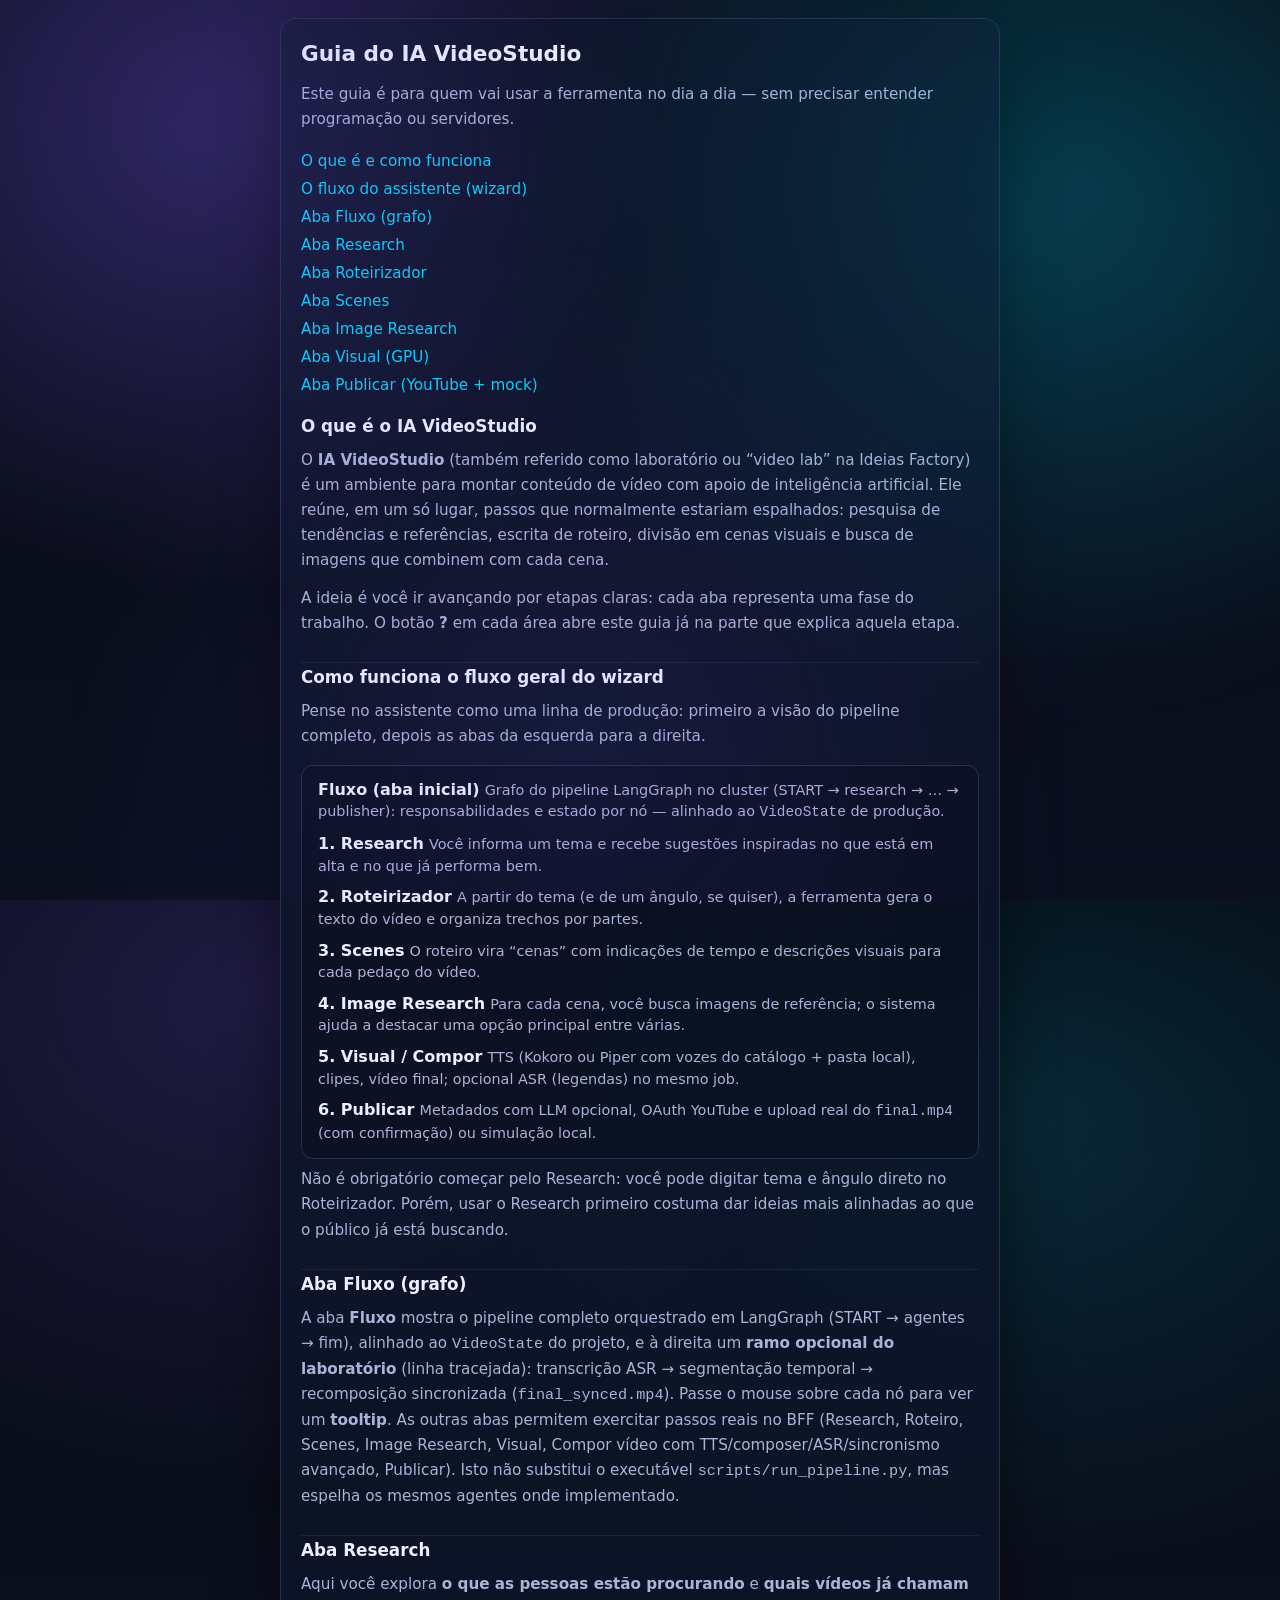
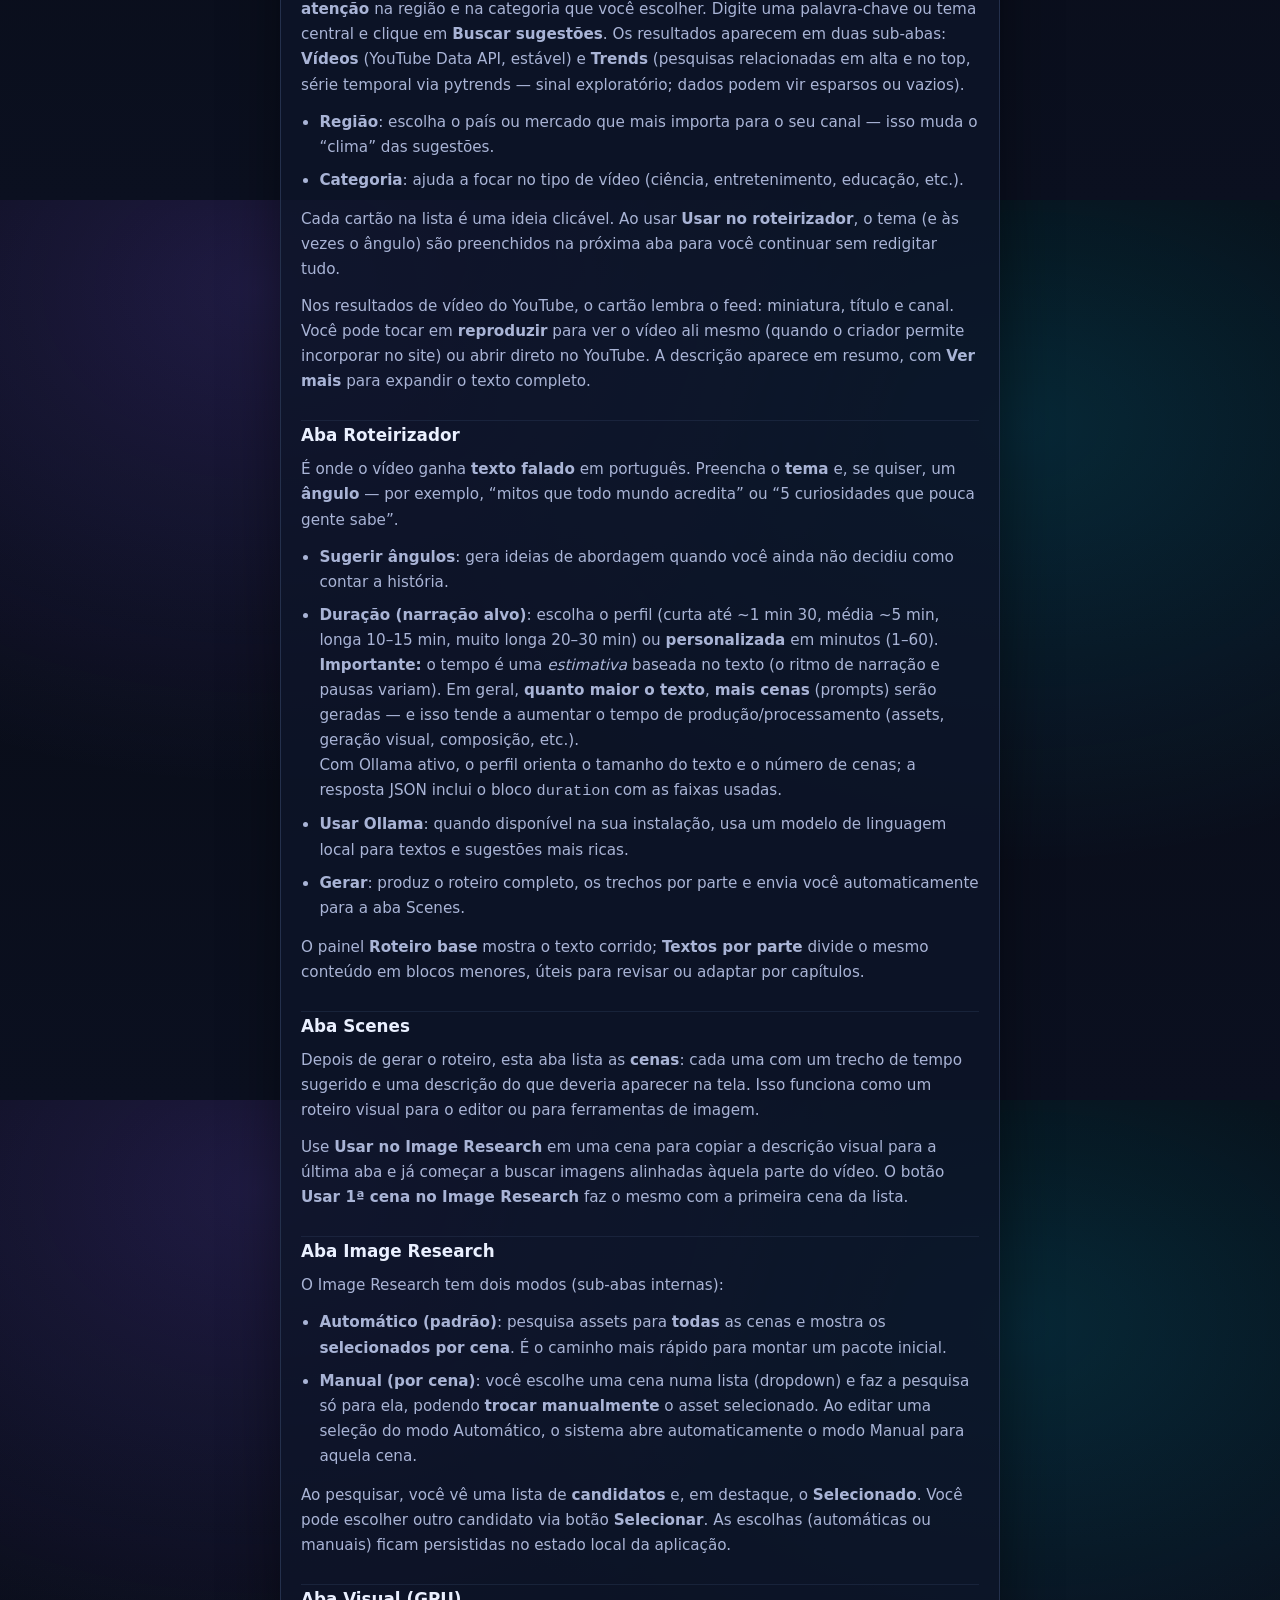
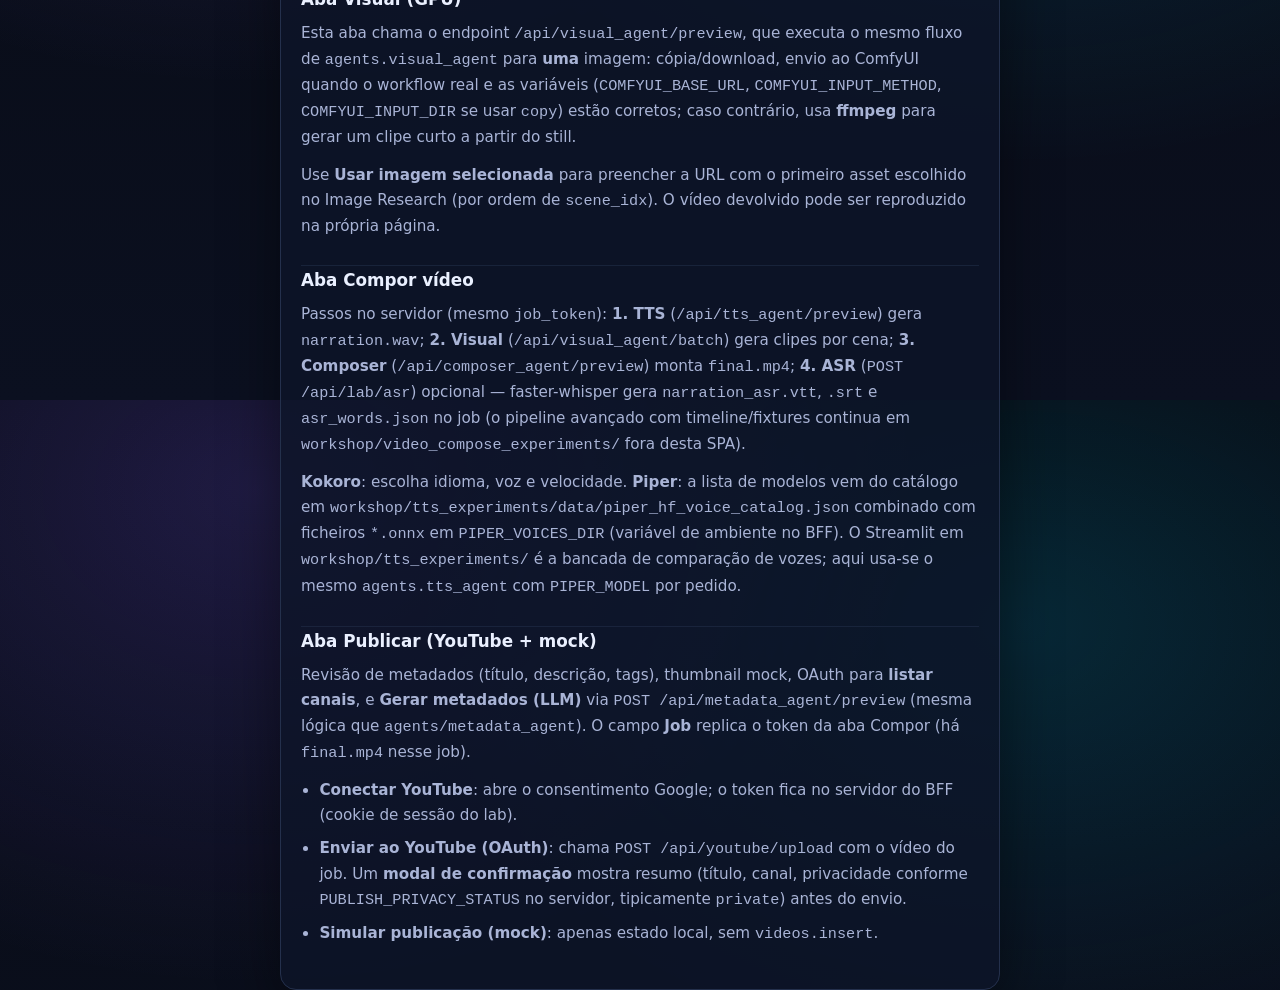
<file: web-demo-offline/help.html>
<!doctype html>
<html lang="pt-BR">
  <head>
    <meta charset="utf-8" />
    <meta name="viewport" content="width=device-width, initial-scale=1" />
    <title>IA VideoStudio — Ajuda</title>
    <link rel="stylesheet" href="css/styles.css?v=23" />
    <style>
      .doc {
        max-width: 720px;
        margin: 0 auto;
        padding: 22px 20px 28px;
      }
      .doc h1 {
        font-size: 1.35rem;
        font-weight: 800;
        margin: 0 0 14px;
        line-height: 1.25;
      }
      .doc .lead {
        color: var(--muted);
        line-height: 1.65;
        margin: 0 0 20px;
        font-size: 0.95rem;
      }
      .doc h2 {
        font-size: 1.05rem;
        font-weight: 700;
        margin: 26px 0 12px;
        color: var(--text);
        padding-top: 4px;
        border-top: 1px solid rgba(36, 48, 76, 0.55);
      }
      .doc h2:first-of-type {
        border-top: none;
        margin-top: 0;
        padding-top: 0;
      }
      .doc p,
      .doc li {
        color: var(--muted);
        line-height: 1.65;
        font-size: 0.95rem;
      }
      .doc p {
        margin: 0 0 12px;
      }
      .doc ul {
        margin: 0 0 14px;
        padding-left: 1.15rem;
      }
      .doc li {
        margin-bottom: 8px;
      }
      .doc .flow {
        display: grid;
        gap: 10px;
        margin: 16px 0 8px;
        padding: 14px 16px;
        border-radius: 12px;
        border: 1px solid var(--stroke);
        background: rgba(6, 10, 20, 0.35);
      }
      .doc .flow strong {
        color: var(--text);
        font-weight: 700;
      }
      .doc .flow span {
        color: var(--muted);
        font-size: 0.9rem;
        line-height: 1.5;
      }
      .toc {
        display: grid;
        gap: 10px;
        margin: 18px 0 22px;
      }
      .toc a {
        color: var(--brand2);
        text-decoration: none;
        font-size: 0.95rem;
      }
      .toc a:hover {
        text-decoration: underline;
      }
    </style>
  </head>
  <body>
    <div class="bg"></div>
    <main class="doc card" style="margin: 18px auto">
      <h1>Guia do IA VideoStudio</h1>
      <p class="lead">
        Este guia é para quem vai usar a ferramenta no dia a dia — sem precisar entender programação ou servidores.
      </p>

      <div class="toc">
        <a href="#intro">O que é e como funciona</a>
        <a href="#fluxo">O fluxo do assistente (wizard)</a>
        <a href="#fluxo_tab">Aba Fluxo (grafo)</a>
        <a href="#research">Aba Research</a>
        <a href="#roteiro">Aba Roteirizador</a>
        <a href="#scenes">Aba Scenes</a>
        <a href="#assets">Aba Image Research</a>
        <a href="#visual">Aba Visual (GPU)</a>
        <a href="#publisher">Aba Publicar (YouTube + mock)</a>
      </div>

      <h2 id="intro">O que é o IA VideoStudio</h2>
      <p>
        O <strong>IA VideoStudio</strong> (também referido como laboratório ou “video lab” na Ideias Factory) é um
        ambiente para montar conteúdo de vídeo com apoio de inteligência artificial. Ele reúne, em um só lugar, passos
        que normalmente estariam espalhados: pesquisa de tendências e referências, escrita de roteiro, divisão em
        cenas visuais e busca de imagens que combinem com cada cena.
      </p>
      <p>
        A ideia é você ir avançando por etapas claras: cada aba representa uma fase do trabalho. O botão
        <strong>?</strong> em cada área abre este guia já na parte que explica aquela etapa.
      </p>

      <h2 id="fluxo">Como funciona o fluxo geral do wizard</h2>
      <p>
        Pense no assistente como uma linha de produção: primeiro a visão do pipeline completo, depois as abas da esquerda
        para a direita.
      </p>
      <div class="flow">
        <div>
          <strong>Fluxo (aba inicial)</strong>
          <span>Grafo do pipeline LangGraph no cluster (START → research → … → publisher): responsabilidades e estado
            por nó — alinhado ao <code>VideoState</code> de produção.</span>
        </div>
        <div>
          <strong>1. Research</strong>
          <span>Você informa um tema e recebe sugestões inspiradas no que está em alta e no que já performa bem.</span>
        </div>
        <div>
          <strong>2. Roteirizador</strong>
          <span>A partir do tema (e de um ângulo, se quiser), a ferramenta gera o texto do vídeo e organiza trechos por partes.</span>
        </div>
        <div>
          <strong>3. Scenes</strong>
          <span>O roteiro vira “cenas” com indicações de tempo e descrições visuais para cada pedaço do vídeo.</span>
        </div>
        <div>
          <strong>4. Image Research</strong>
          <span>Para cada cena, você busca imagens de referência; o sistema ajuda a destacar uma opção principal entre várias.</span>
        </div>
        <div>
          <strong>5. Visual / Compor</strong>
          <span>TTS (Kokoro ou Piper com vozes do catálogo + pasta local), clipes, vídeo final; opcional ASR (legendas) no mesmo job.</span>
        </div>
        <div>
          <strong>6. Publicar</strong>
          <span>Metadados com LLM opcional, OAuth YouTube e upload real do <code>final.mp4</code> (com confirmação) ou simulação local.</span>
        </div>
      </div>
      <p>
        Não é obrigatório começar pelo Research: você pode digitar tema e ângulo direto no Roteirizador. Porém, usar o
        Research primeiro costuma dar ideias mais alinhadas ao que o público já está buscando.
      </p>

      <h2 id="fluxo_tab">Aba Fluxo (grafo)</h2>
      <p>
        A aba <strong>Fluxo</strong> mostra o pipeline completo orquestrado em LangGraph (START → agentes → fim), alinhado ao
        <code>VideoState</code> do projeto, e à direita um <strong>ramo opcional do laboratório</strong> (linha tracejada):
        transcrição ASR → segmentação temporal → recomposição sincronizada (<code>final_synced.mp4</code>). Passe o mouse
        sobre cada nó para ver um <strong>tooltip</strong>. As outras abas permitem exercitar passos reais no BFF (Research,
        Roteiro, Scenes, Image Research, Visual, Compor vídeo com TTS/composer/ASR/sincronismo avançado, Publicar). Isto não
        substitui o executável <code>scripts/run_pipeline.py</code>, mas espelha os mesmos agentes onde implementado.
      </p>

      <h2 id="research">Aba Research</h2>
      <p>
        Aqui você explora <strong>o que as pessoas estão procurando</strong> e <strong>quais vídeos já chamam atenção</strong>
        na região e na categoria que você escolher. Digite uma palavra-chave ou tema central e clique em
        <strong>Buscar sugestões</strong>. Os resultados aparecem em duas sub-abas: <strong>Vídeos</strong> (YouTube Data API, estável) e
        <strong>Trends</strong> (pesquisas relacionadas em alta e no top, série temporal via pytrends — sinal exploratório; dados podem vir esparsos ou vazios).
      </p>
      <ul>
        <li><strong>Região</strong>: escolha o país ou mercado que mais importa para o seu canal — isso muda o “clima” das sugestões.</li>
        <li><strong>Categoria</strong>: ajuda a focar no tipo de vídeo (ciência, entretenimento, educação, etc.).</li>
      </ul>
      <p>
        Cada cartão na lista é uma ideia clicável. Ao usar <strong>Usar no roteirizador</strong>, o tema (e às vezes o
        ângulo) são preenchidos na próxima aba para você continuar sem redigitar tudo.
      </p>
      <p>
        Nos resultados de vídeo do YouTube, o cartão lembra o feed: miniatura, título e canal. Você pode tocar em
        <strong>reproduzir</strong> para ver o vídeo ali mesmo (quando o criador permite incorporar no site) ou abrir
        direto no YouTube. A descrição aparece em resumo, com <strong>Ver mais</strong> para expandir o texto completo.
      </p>

      <h2 id="roteiro">Aba Roteirizador</h2>
      <p>
        É onde o vídeo ganha <strong>texto falado</strong> em português. Preencha o <strong>tema</strong> e, se quiser, um
        <strong>ângulo</strong> — por exemplo, “mitos que todo mundo acredita” ou “5 curiosidades que pouca gente sabe”.
      </p>
      <ul>
        <li><strong>Sugerir ângulos</strong>: gera ideias de abordagem quando você ainda não decidiu como contar a história.</li>
        <li>
          <strong>Duração (narração alvo)</strong>: escolha o perfil (curta até ~1 min 30, média ~5 min, longa 10–15 min,
          muito longa 20–30 min) ou <strong>personalizada</strong> em minutos (1–60).
          <br />
          <strong>Importante:</strong> o tempo é uma <em>estimativa</em> baseada no texto (o ritmo de narração e pausas variam).
          Em geral, <strong>quanto maior o texto</strong>, <strong>mais cenas</strong> (prompts) serão geradas — e isso tende a aumentar
          o tempo de produção/processamento (assets, geração visual, composição, etc.).
          <br />
          Com Ollama ativo, o perfil orienta o tamanho do texto e o número de cenas; a resposta JSON inclui o bloco <code>duration</code>
          com as faixas usadas.
        </li>
        <li><strong>Usar Ollama</strong>: quando disponível na sua instalação, usa um modelo de linguagem local para textos e sugestões mais ricas.</li>
        <li><strong>Gerar</strong>: produz o roteiro completo, os trechos por parte e envia você automaticamente para a aba Scenes.</li>
      </ul>
      <p>
        O painel <strong>Roteiro base</strong> mostra o texto corrido; <strong>Textos por parte</strong> divide o mesmo
        conteúdo em blocos menores, úteis para revisar ou adaptar por capítulos.
      </p>

      <h2 id="scenes">Aba Scenes</h2>
      <p>
        Depois de gerar o roteiro, esta aba lista as <strong>cenas</strong>: cada uma com um trecho de tempo sugerido e
        uma descrição do que deveria aparecer na tela. Isso funciona como um roteiro visual para o editor ou para
        ferramentas de imagem.
      </p>
      <p>
        Use <strong>Usar no Image Research</strong> em uma cena para copiar a descrição visual para a última aba e já
        começar a buscar imagens alinhadas àquela parte do vídeo. O botão <strong>Usar 1ª cena no Image Research</strong>
        faz o mesmo com a primeira cena da lista.
      </p>

      <h2 id="assets">Aba Image Research</h2>
      <p>
        O Image Research tem dois modos (sub-abas internas):
      </p>
      <ul>
        <li>
          <strong>Automático (padrão)</strong>: pesquisa assets para <strong>todas</strong> as cenas e mostra os
          <strong>selecionados por cena</strong>. É o caminho mais rápido para montar um pacote inicial.
        </li>
        <li>
          <strong>Manual (por cena)</strong>: você escolhe uma cena numa lista (dropdown) e faz a pesquisa só para ela,
          podendo <strong>trocar manualmente</strong> o asset selecionado. Ao editar uma seleção do modo Automático, o
          sistema abre automaticamente o modo Manual para aquela cena.
        </li>
      </ul>
      <p>
        Ao pesquisar, você vê uma lista de <strong>candidatos</strong> e, em destaque, o <strong>Selecionado</strong>.
        Você pode escolher outro candidato via botão <strong>Selecionar</strong>. As escolhas (automáticas ou manuais)
        ficam persistidas no estado local da aplicação.
      </p>

      <h2 id="visual">Aba Visual (GPU)</h2>
      <p>
        Esta aba chama o endpoint <code>/api/visual_agent/preview</code>, que executa o mesmo fluxo de
        <code>agents.visual_agent</code> para <strong>uma</strong> imagem: cópia/download, envio ao ComfyUI quando o
        workflow real e as variáveis (<code>COMFYUI_BASE_URL</code>, <code>COMFYUI_INPUT_METHOD</code>,
        <code>COMFYUI_INPUT_DIR</code> se usar <code>copy</code>) estão corretos;
        caso contrário, usa <strong>ffmpeg</strong> para gerar um clipe curto a partir do still.
      </p>
      <p>
        Use <strong>Usar imagem selecionada</strong> para preencher a URL com o primeiro asset escolhido no Image Research
        (por ordem de <code>scene_idx</code>). O vídeo devolvido pode ser reproduzido na própria página.
      </p>

      <h2 id="composer">Aba Compor vídeo</h2>
      <p>
        Passos no servidor (mesmo <code>job_token</code>): <strong>1. TTS</strong> (<code>/api/tts_agent/preview</code>)
        gera <code>narration.wav</code>; <strong>2. Visual</strong>
        (<code>/api/visual_agent/batch</code>) gera clipes por cena;
        <strong>3. Composer</strong> (<code>/api/composer_agent/preview</code>) monta <code>final.mp4</code>;
        <strong>4. ASR</strong> (<code>POST /api/lab/asr</code>) opcional — faster-whisper gera <code>narration_asr.vtt</code>, <code>.srt</code> e <code>asr_words.json</code> no job (o pipeline avançado com timeline/fixtures continua em <code>workshop/video_compose_experiments/</code> fora desta SPA).
      </p>
      <p>
        <strong>Kokoro</strong>: escolha idioma, voz e velocidade. <strong>Piper</strong>: a lista de modelos vem do catálogo em
        <code>workshop/tts_experiments/data/piper_hf_voice_catalog.json</code> combinado com ficheiros <code>*.onnx</code> em
        <code>PIPER_VOICES_DIR</code> (variável de ambiente no BFF). O Streamlit em <code>workshop/tts_experiments/</code> é a bancada de comparação de vozes; aqui usa-se o mesmo <code>agents.tts_agent</code> com <code>PIPER_MODEL</code> por pedido.
      </p>

      <h2 id="publisher">Aba Publicar (YouTube + mock)</h2>
      <p>
        Revisão de metadados (título, descrição, tags), thumbnail mock, OAuth para <strong>listar canais</strong>, e
        <strong>Gerar metadados (LLM)</strong> via <code>POST /api/metadata_agent/preview</code> (mesma lógica que <code>agents/metadata_agent</code>).
        O campo <strong>Job</strong> replica o token da aba Compor (há <code>final.mp4</code> nesse job).
      </p>
      <ul>
        <li>
          <strong>Conectar YouTube</strong>: abre o consentimento Google; o token fica no servidor do BFF (cookie de sessão do lab).
        </li>
        <li>
          <strong>Enviar ao YouTube (OAuth)</strong>: chama <code>POST /api/youtube/upload</code> com o vídeo do job. Um
          <strong>modal de confirmação</strong> mostra resumo (título, canal, privacidade conforme <code>PUBLISH_PRIVACY_STATUS</code> no servidor, tipicamente <code>private</code>) antes do envio.
        </li>
        <li>
          <strong>Simular publicação (mock)</strong>: apenas estado local, sem <code>videos.insert</code>.
        </li>
      </ul>
    </main>
  </body>
</html>
</file>
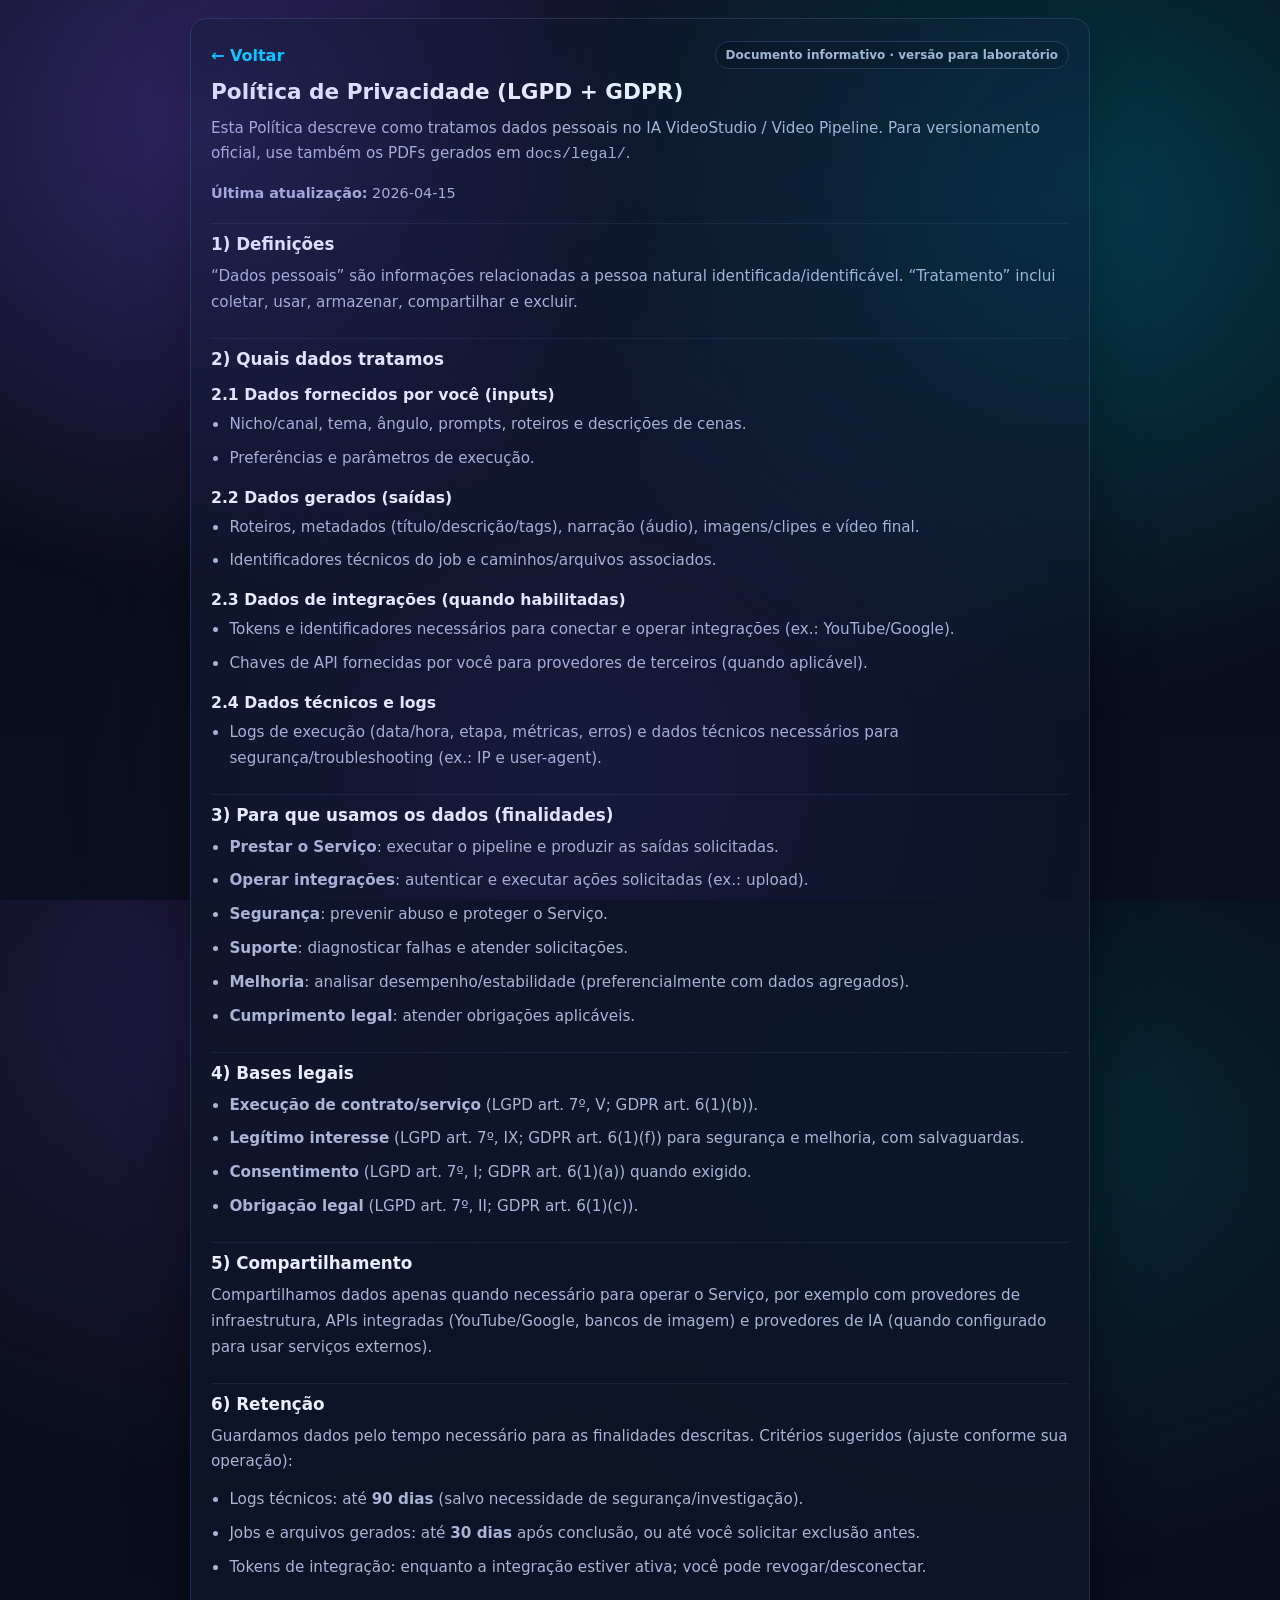
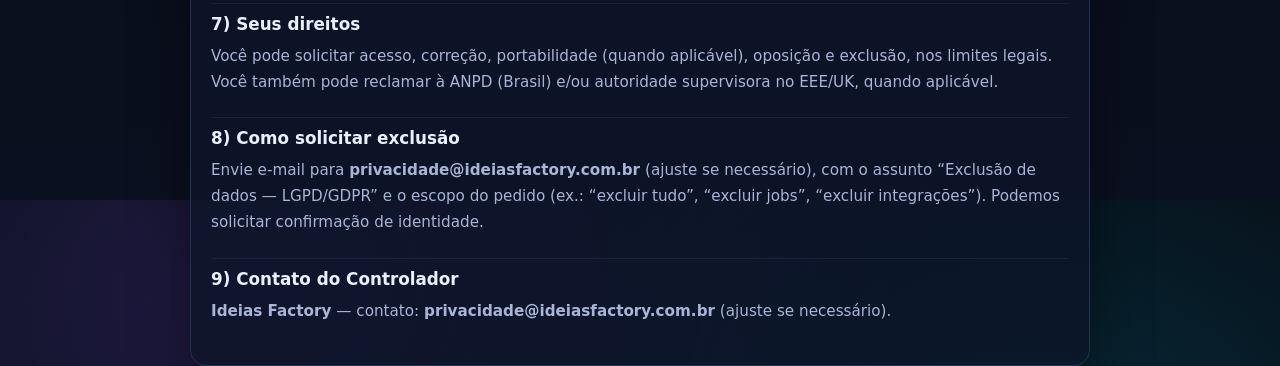
<file: web-demo-offline/privacy.html>
<!doctype html>
<html lang="pt-BR">
  <head>
    <meta charset="utf-8" />
    <meta name="viewport" content="width=device-width, initial-scale=1" />
    <title>Política de Privacidade — IA VideoStudio</title>
    <link rel="stylesheet" href="css/styles.css?v=23" />
    <style>
      .doc {
        max-width: 900px;
        margin: 0 auto;
        padding: 22px 20px 28px;
      }
      .doc h1 {
        font-size: 1.35rem;
        font-weight: 800;
        margin: 0 0 10px;
        line-height: 1.25;
      }
      .doc .lead {
        color: var(--muted);
        line-height: 1.65;
        margin: 0 0 18px;
        font-size: 0.95rem;
      }
      .doc h2 {
        font-size: 1.05rem;
        font-weight: 800;
        margin: 22px 0 10px;
        color: var(--text);
        padding-top: 10px;
        border-top: 1px solid rgba(36, 48, 76, 0.55);
      }
      .doc h3 {
        font-size: 0.98rem;
        font-weight: 800;
        margin: 16px 0 8px;
        color: var(--text);
      }
      .doc p,
      .doc li {
        color: var(--muted);
        line-height: 1.7;
        font-size: 0.95rem;
      }
      .doc p {
        margin: 0 0 12px;
      }
      .doc ul {
        margin: 0 0 14px;
        padding-left: 1.15rem;
      }
      .doc li {
        margin-bottom: 8px;
      }
      .topbar {
        display: flex;
        justify-content: space-between;
        align-items: center;
        gap: 12px;
        margin-bottom: 10px;
      }
      .topbar a {
        color: var(--brand2);
        text-decoration: none;
        font-weight: 700;
      }
      .topbar a:hover {
        text-decoration: underline;
      }
      .meta {
        color: var(--muted);
        font-size: 0.9rem;
      }
      .pill {
        display: inline-flex;
        align-items: center;
        gap: 8px;
        padding: 6px 10px;
        border-radius: 999px;
        border: 1px solid var(--stroke);
        background: rgba(6, 10, 20, 0.35);
        color: var(--muted);
        font-size: 12px;
        font-weight: 700;
      }
    </style>
  </head>
  <body>
    <div class="bg"></div>
    <main class="doc card" style="margin: 18px auto">
      <div class="topbar">
        <a href="/">← Voltar</a>
        <span class="pill">Documento informativo · versão para laboratório</span>
      </div>

      <h1>Política de Privacidade (LGPD + GDPR)</h1>
      <p class="lead">
        Esta Política descreve como tratamos dados pessoais no IA VideoStudio / Video Pipeline. Para versionamento oficial, use também os PDFs gerados em <code>docs/legal/</code>.
      </p>
      <div class="meta"><strong>Última atualização:</strong> 2026-04-15</div>

      <h2>1) Definições</h2>
      <p>
        “Dados pessoais” são informações relacionadas a pessoa natural identificada/identificável. “Tratamento” inclui coletar, usar, armazenar, compartilhar e excluir.
      </p>

      <h2>2) Quais dados tratamos</h2>

      <h3>2.1 Dados fornecidos por você (inputs)</h3>
      <ul>
        <li>Nicho/canal, tema, ângulo, prompts, roteiros e descrições de cenas.</li>
        <li>Preferências e parâmetros de execução.</li>
      </ul>

      <h3>2.2 Dados gerados (saídas)</h3>
      <ul>
        <li>Roteiros, metadados (título/descrição/tags), narração (áudio), imagens/clipes e vídeo final.</li>
        <li>Identificadores técnicos do job e caminhos/arquivos associados.</li>
      </ul>

      <h3>2.3 Dados de integrações (quando habilitadas)</h3>
      <ul>
        <li>Tokens e identificadores necessários para conectar e operar integrações (ex.: YouTube/Google).</li>
        <li>Chaves de API fornecidas por você para provedores de terceiros (quando aplicável).</li>
      </ul>

      <h3>2.4 Dados técnicos e logs</h3>
      <ul>
        <li>Logs de execução (data/hora, etapa, métricas, erros) e dados técnicos necessários para segurança/troubleshooting (ex.: IP e user-agent).</li>
      </ul>

      <h2>3) Para que usamos os dados (finalidades)</h2>
      <ul>
        <li><strong>Prestar o Serviço</strong>: executar o pipeline e produzir as saídas solicitadas.</li>
        <li><strong>Operar integrações</strong>: autenticar e executar ações solicitadas (ex.: upload).</li>
        <li><strong>Segurança</strong>: prevenir abuso e proteger o Serviço.</li>
        <li><strong>Suporte</strong>: diagnosticar falhas e atender solicitações.</li>
        <li><strong>Melhoria</strong>: analisar desempenho/estabilidade (preferencialmente com dados agregados).</li>
        <li><strong>Cumprimento legal</strong>: atender obrigações aplicáveis.</li>
      </ul>

      <h2>4) Bases legais</h2>
      <ul>
        <li><strong>Execução de contrato/serviço</strong> (LGPD art. 7º, V; GDPR art. 6(1)(b)).</li>
        <li><strong>Legítimo interesse</strong> (LGPD art. 7º, IX; GDPR art. 6(1)(f)) para segurança e melhoria, com salvaguardas.</li>
        <li><strong>Consentimento</strong> (LGPD art. 7º, I; GDPR art. 6(1)(a)) quando exigido.</li>
        <li><strong>Obrigação legal</strong> (LGPD art. 7º, II; GDPR art. 6(1)(c)).</li>
      </ul>

      <h2>5) Compartilhamento</h2>
      <p>
        Compartilhamos dados apenas quando necessário para operar o Serviço, por exemplo com provedores de infraestrutura, APIs integradas (YouTube/Google, bancos de imagem)
        e provedores de IA (quando configurado para usar serviços externos).
      </p>

      <h2>6) Retenção</h2>
      <p>Guardamos dados pelo tempo necessário para as finalidades descritas. Critérios sugeridos (ajuste conforme sua operação):</p>
      <ul>
        <li>Logs técnicos: até <strong>90 dias</strong> (salvo necessidade de segurança/investigação).</li>
        <li>Jobs e arquivos gerados: até <strong>30 dias</strong> após conclusão, ou até você solicitar exclusão antes.</li>
        <li>Tokens de integração: enquanto a integração estiver ativa; você pode revogar/desconectar.</li>
      </ul>

      <h2>7) Seus direitos</h2>
      <p>
        Você pode solicitar acesso, correção, portabilidade (quando aplicável), oposição e exclusão, nos limites legais. Você também pode reclamar à ANPD (Brasil) e/ou
        autoridade supervisora no EEE/UK, quando aplicável.
      </p>

      <h2>8) Como solicitar exclusão</h2>
      <p>
        Envie e-mail para <strong>privacidade@ideiasfactory.com.br</strong> (ajuste se necessário), com o assunto “Exclusão de dados — LGPD/GDPR” e o escopo do pedido
        (ex.: “excluir tudo”, “excluir jobs”, “excluir integrações”). Podemos solicitar confirmação de identidade.
      </p>

      <h2>9) Contato do Controlador</h2>
      <p><strong>Ideias Factory</strong> — contato: <strong>privacidade@ideiasfactory.com.br</strong> (ajuste se necessário).</p>
    </main>
  </body>
</html>
</file>
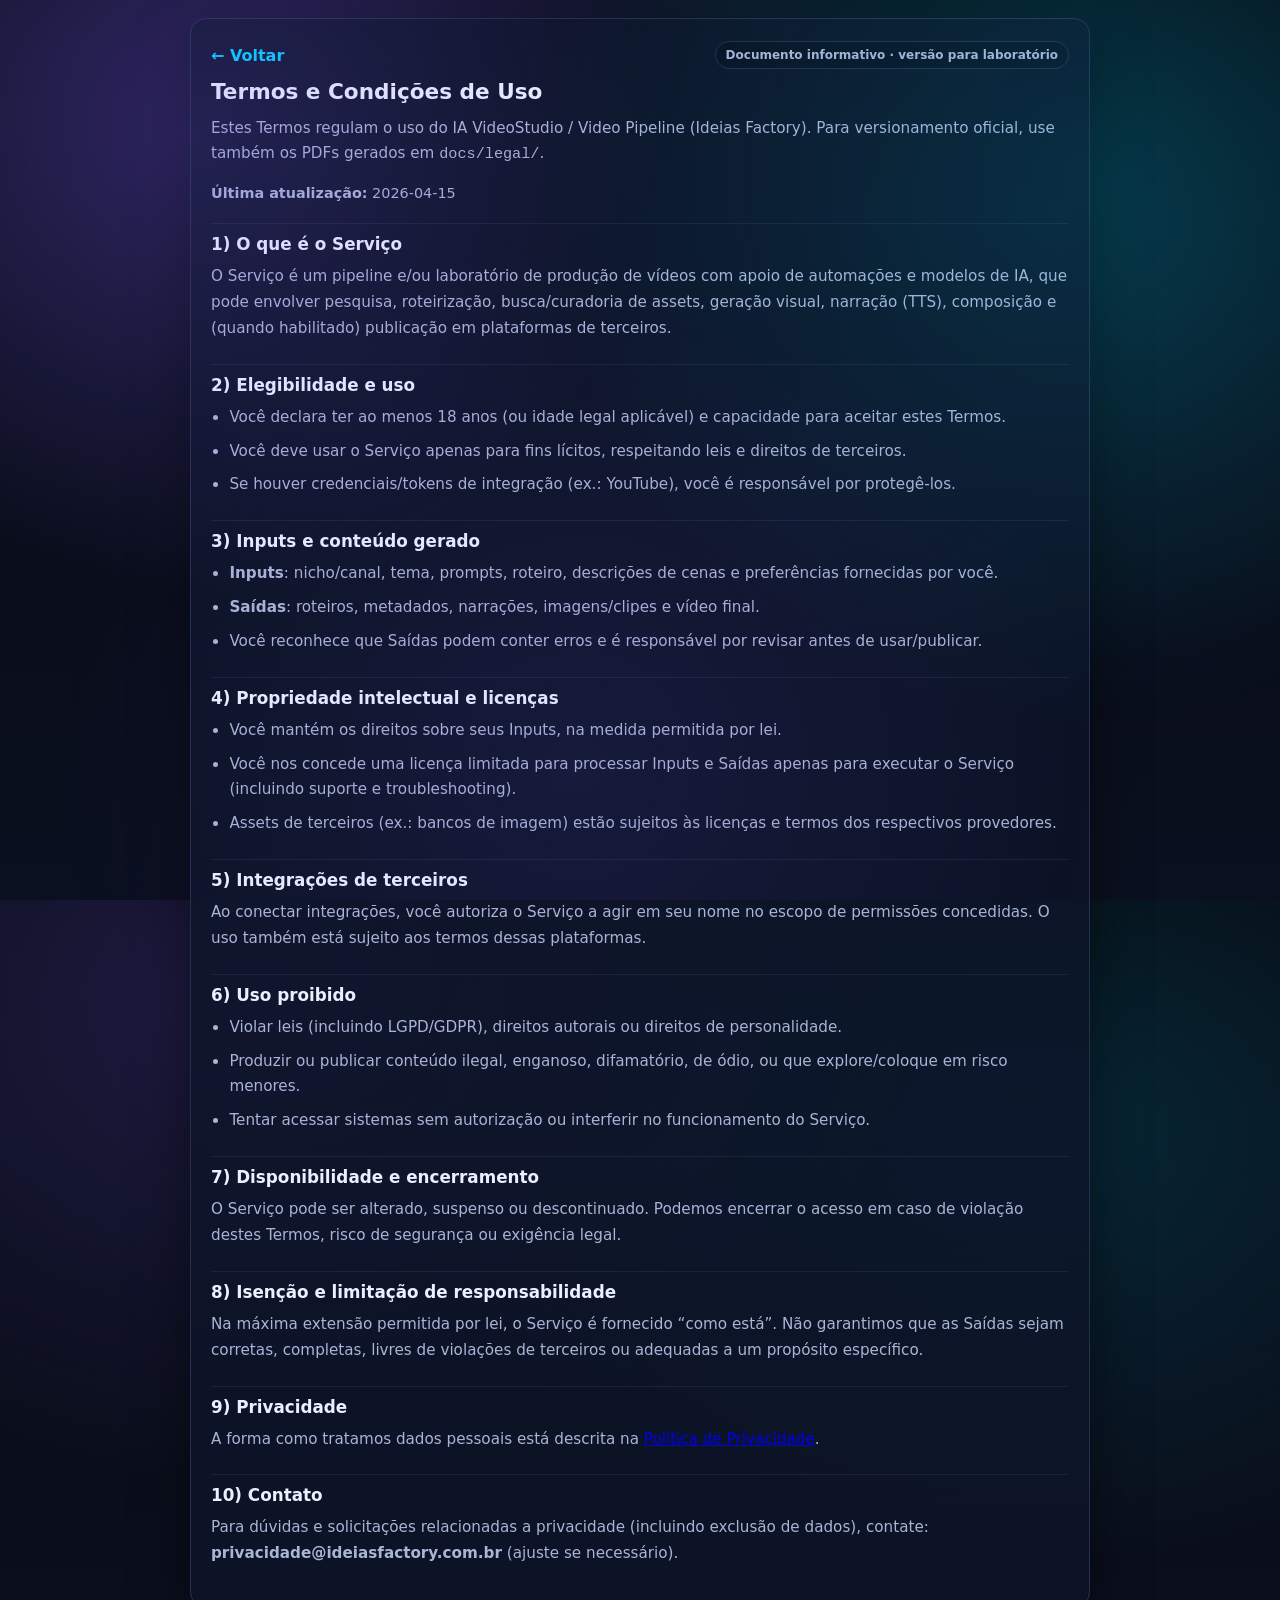
<file: web-demo-offline/terms.html>
<!doctype html>
<html lang="pt-BR">
  <head>
    <meta charset="utf-8" />
    <meta name="viewport" content="width=device-width, initial-scale=1" />
    <title>Termos e Condições — IA VideoStudio</title>
    <link rel="stylesheet" href="css/styles.css?v=23" />
    <style>
      .doc {
        max-width: 900px;
        margin: 0 auto;
        padding: 22px 20px 28px;
      }
      .doc h1 {
        font-size: 1.35rem;
        font-weight: 800;
        margin: 0 0 10px;
        line-height: 1.25;
      }
      .doc .lead {
        color: var(--muted);
        line-height: 1.65;
        margin: 0 0 18px;
        font-size: 0.95rem;
      }
      .doc h2 {
        font-size: 1.05rem;
        font-weight: 800;
        margin: 22px 0 10px;
        color: var(--text);
        padding-top: 10px;
        border-top: 1px solid rgba(36, 48, 76, 0.55);
      }
      .doc p,
      .doc li {
        color: var(--muted);
        line-height: 1.7;
        font-size: 0.95rem;
      }
      .doc p {
        margin: 0 0 12px;
      }
      .doc ul {
        margin: 0 0 14px;
        padding-left: 1.15rem;
      }
      .doc li {
        margin-bottom: 8px;
      }
      .topbar {
        display: flex;
        justify-content: space-between;
        align-items: center;
        gap: 12px;
        margin-bottom: 10px;
      }
      .topbar a {
        color: var(--brand2);
        text-decoration: none;
        font-weight: 700;
      }
      .topbar a:hover {
        text-decoration: underline;
      }
      .meta {
        color: var(--muted);
        font-size: 0.9rem;
      }
      .pill {
        display: inline-flex;
        align-items: center;
        gap: 8px;
        padding: 6px 10px;
        border-radius: 999px;
        border: 1px solid var(--stroke);
        background: rgba(6, 10, 20, 0.35);
        color: var(--muted);
        font-size: 12px;
        font-weight: 700;
      }
    </style>
  </head>
  <body>
    <div class="bg"></div>
    <main class="doc card" style="margin: 18px auto">
      <div class="topbar">
        <a href="/">← Voltar</a>
        <span class="pill">Documento informativo · versão para laboratório</span>
      </div>

      <h1>Termos e Condições de Uso</h1>
      <p class="lead">
        Estes Termos regulam o uso do IA VideoStudio / Video Pipeline (Ideias Factory). Para versionamento oficial, use também os PDFs gerados em <code>docs/legal/</code>.
      </p>
      <div class="meta"><strong>Última atualização:</strong> 2026-04-15</div>

      <h2>1) O que é o Serviço</h2>
      <p>
        O Serviço é um pipeline e/ou laboratório de produção de vídeos com apoio de automações e modelos de IA, que pode envolver pesquisa, roteirização, busca/curadoria
        de assets, geração visual, narração (TTS), composição e (quando habilitado) publicação em plataformas de terceiros.
      </p>

      <h2>2) Elegibilidade e uso</h2>
      <ul>
        <li>Você declara ter ao menos 18 anos (ou idade legal aplicável) e capacidade para aceitar estes Termos.</li>
        <li>Você deve usar o Serviço apenas para fins lícitos, respeitando leis e direitos de terceiros.</li>
        <li>Se houver credenciais/tokens de integração (ex.: YouTube), você é responsável por protegê-los.</li>
      </ul>

      <h2>3) Inputs e conteúdo gerado</h2>
      <ul>
        <li><strong>Inputs</strong>: nicho/canal, tema, prompts, roteiro, descrições de cenas e preferências fornecidas por você.</li>
        <li><strong>Saídas</strong>: roteiros, metadados, narrações, imagens/clipes e vídeo final.</li>
        <li>Você reconhece que Saídas podem conter erros e é responsável por revisar antes de usar/publicar.</li>
      </ul>

      <h2>4) Propriedade intelectual e licenças</h2>
      <ul>
        <li>Você mantém os direitos sobre seus Inputs, na medida permitida por lei.</li>
        <li>
          Você nos concede uma licença limitada para processar Inputs e Saídas apenas para executar o Serviço (incluindo suporte e troubleshooting).
        </li>
        <li>Assets de terceiros (ex.: bancos de imagem) estão sujeitos às licenças e termos dos respectivos provedores.</li>
      </ul>

      <h2>5) Integrações de terceiros</h2>
      <p>
        Ao conectar integrações, você autoriza o Serviço a agir em seu nome no escopo de permissões concedidas. O uso também está sujeito aos termos dessas plataformas.
      </p>

      <h2>6) Uso proibido</h2>
      <ul>
        <li>Violar leis (incluindo LGPD/GDPR), direitos autorais ou direitos de personalidade.</li>
        <li>Produzir ou publicar conteúdo ilegal, enganoso, difamatório, de ódio, ou que explore/coloque em risco menores.</li>
        <li>Tentar acessar sistemas sem autorização ou interferir no funcionamento do Serviço.</li>
      </ul>

      <h2>7) Disponibilidade e encerramento</h2>
      <p>O Serviço pode ser alterado, suspenso ou descontinuado. Podemos encerrar o acesso em caso de violação destes Termos, risco de segurança ou exigência legal.</p>

      <h2>8) Isenção e limitação de responsabilidade</h2>
      <p>
        Na máxima extensão permitida por lei, o Serviço é fornecido “como está”. Não garantimos que as Saídas sejam corretas, completas, livres de violações de terceiros ou
        adequadas a um propósito específico.
      </p>

      <h2>9) Privacidade</h2>
      <p>A forma como tratamos dados pessoais está descrita na <a href="/privacy.html">Política de Privacidade</a>.</p>

      <h2>10) Contato</h2>
      <p>
        Para dúvidas e solicitações relacionadas a privacidade (incluindo exclusão de dados), contate:
        <strong>privacidade@ideiasfactory.com.br</strong> (ajuste se necessário).
      </p>
    </main>
  </body>
</html>
</file>
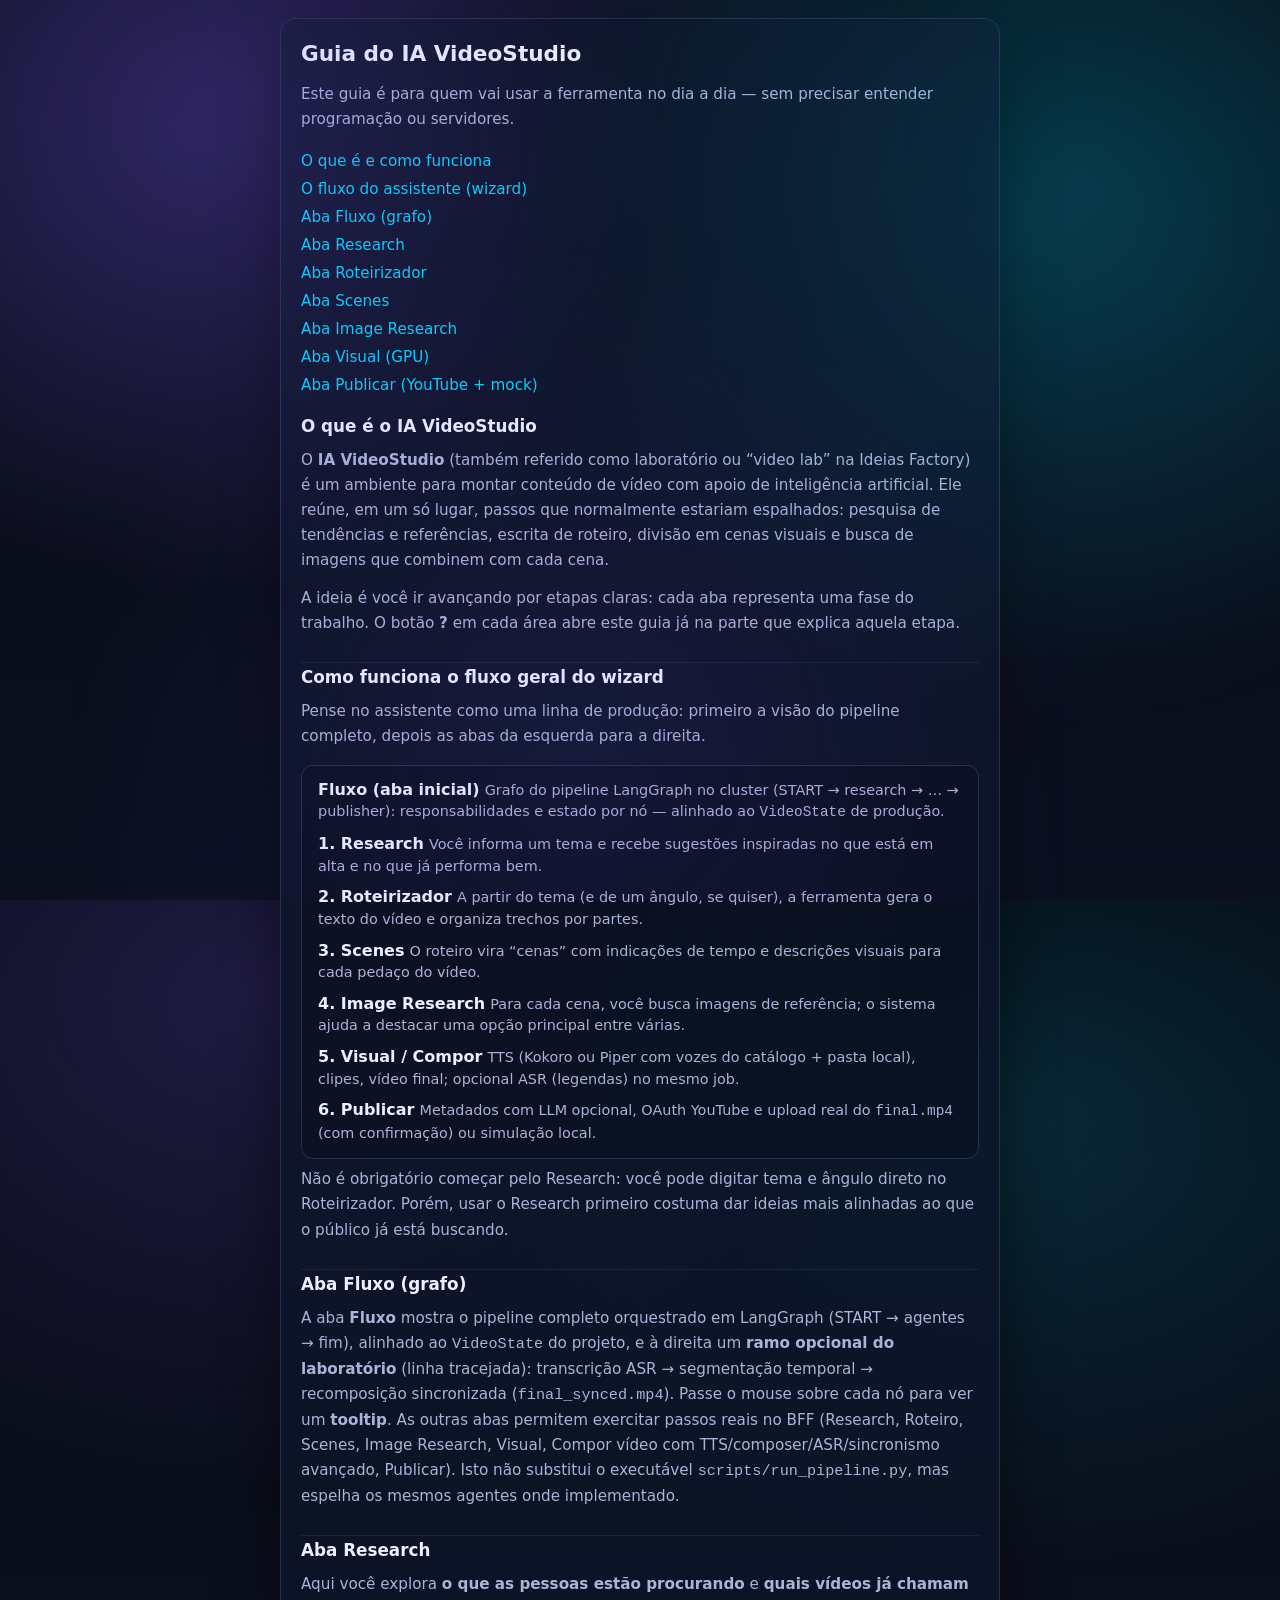
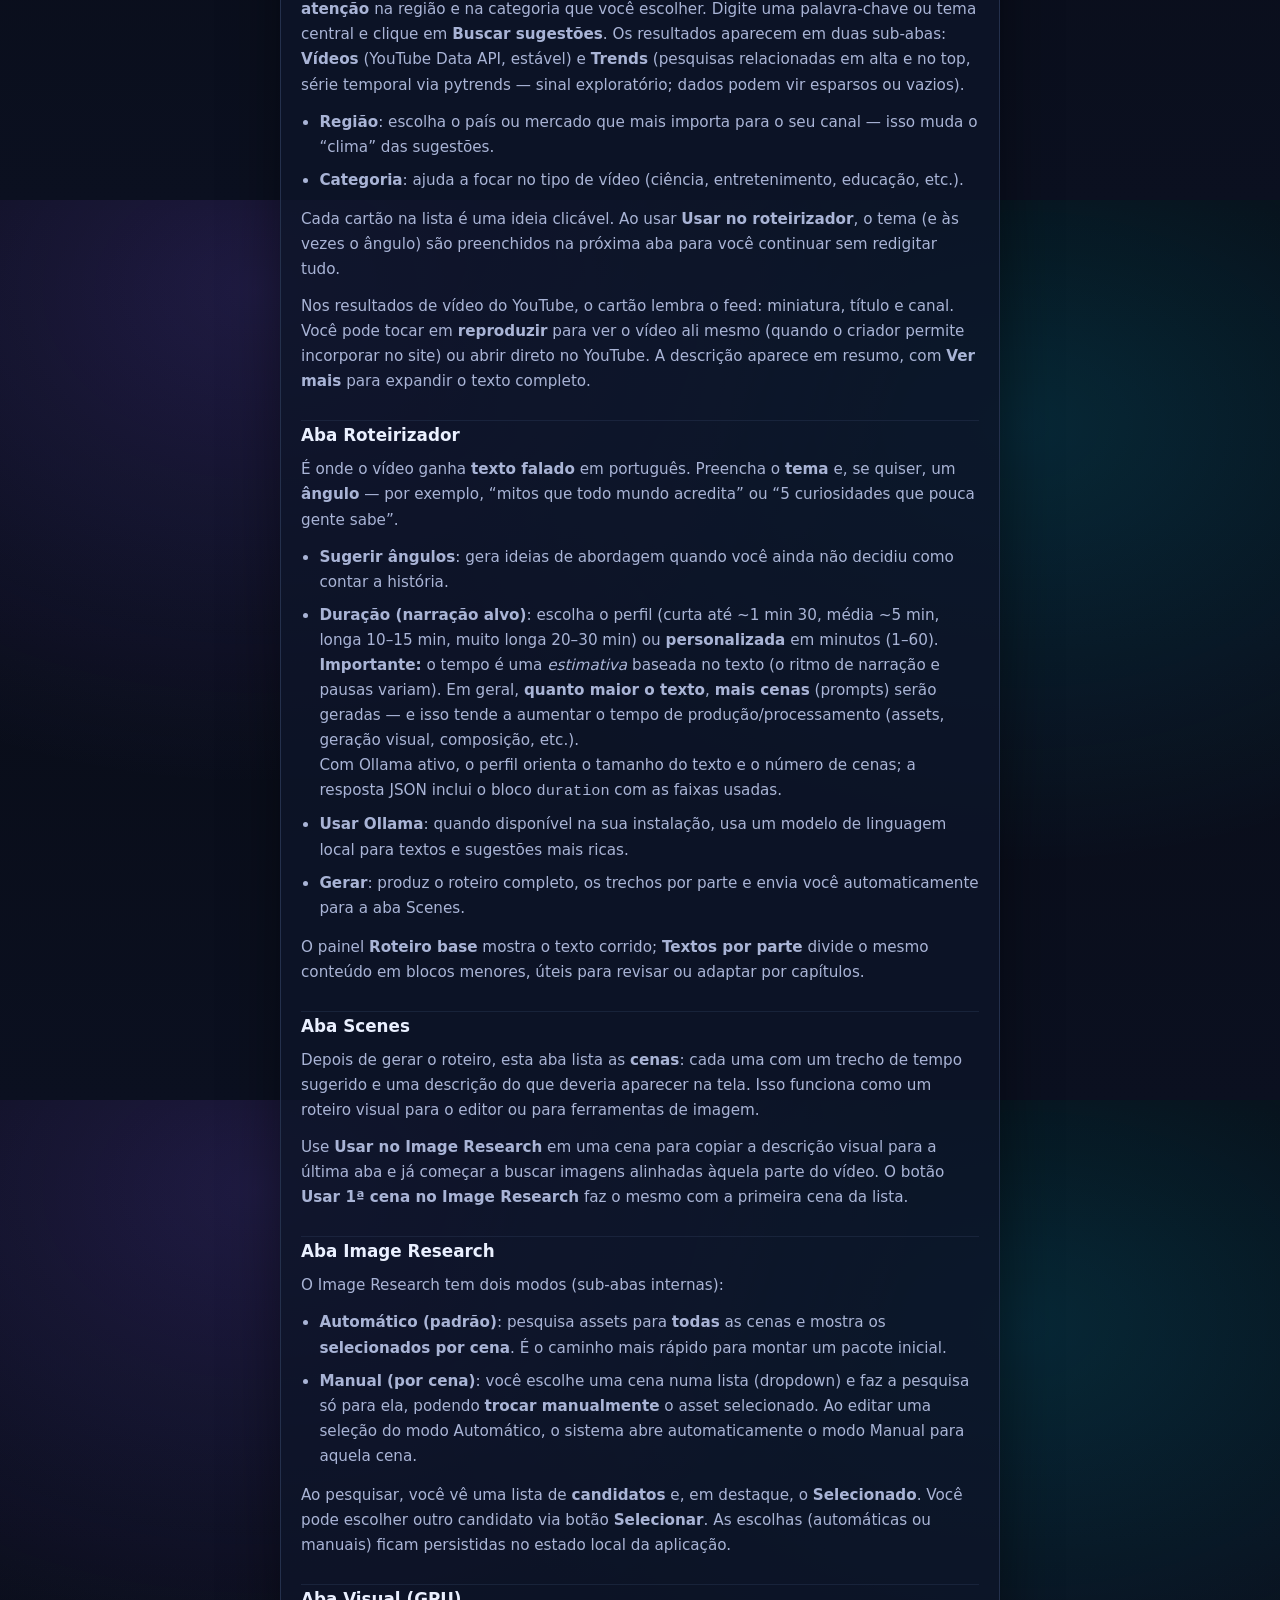
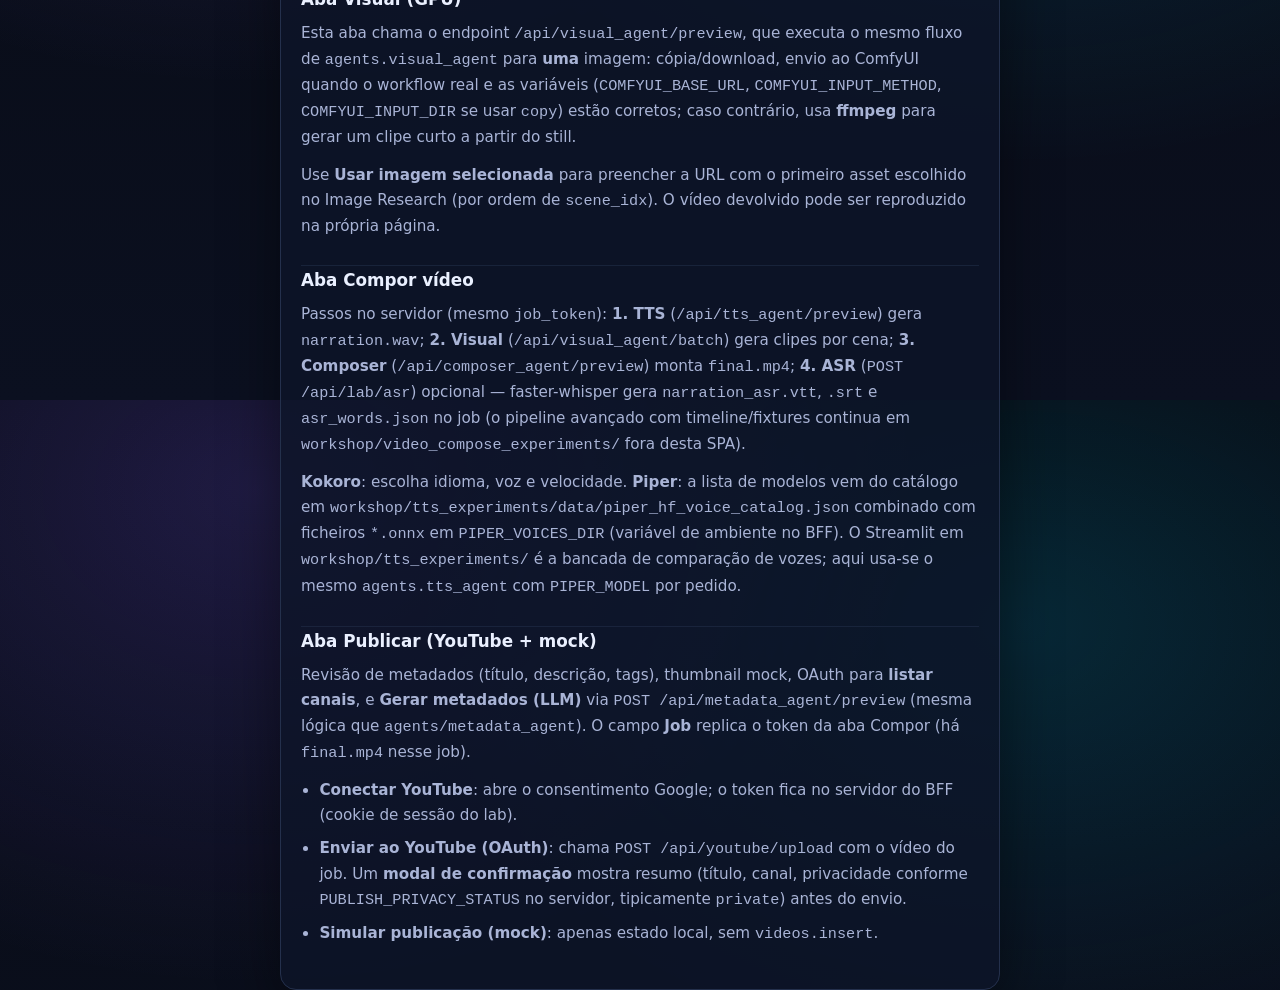
<file: web/help.html>
<!doctype html>
<html lang="pt-BR">
  <head>
    <meta charset="utf-8" />
    <meta name="viewport" content="width=device-width, initial-scale=1" />
    <title>IA VideoStudio — Ajuda</title>
    <link rel="stylesheet" href="css/styles.css?v=9" />
    <style>
      .doc {
        max-width: 720px;
        margin: 0 auto;
        padding: 22px 20px 28px;
      }
      .doc h1 {
        font-size: 1.35rem;
        font-weight: 800;
        margin: 0 0 14px;
        line-height: 1.25;
      }
      .doc .lead {
        color: var(--muted);
        line-height: 1.65;
        margin: 0 0 20px;
        font-size: 0.95rem;
      }
      .doc h2 {
        font-size: 1.05rem;
        font-weight: 700;
        margin: 26px 0 12px;
        color: var(--text);
        padding-top: 4px;
        border-top: 1px solid rgba(36, 48, 76, 0.55);
      }
      .doc h2:first-of-type {
        border-top: none;
        margin-top: 0;
        padding-top: 0;
      }
      .doc p,
      .doc li {
        color: var(--muted);
        line-height: 1.65;
        font-size: 0.95rem;
      }
      .doc p {
        margin: 0 0 12px;
      }
      .doc ul {
        margin: 0 0 14px;
        padding-left: 1.15rem;
      }
      .doc li {
        margin-bottom: 8px;
      }
      .doc .flow {
        display: grid;
        gap: 10px;
        margin: 16px 0 8px;
        padding: 14px 16px;
        border-radius: 12px;
        border: 1px solid var(--stroke);
        background: rgba(6, 10, 20, 0.35);
      }
      .doc .flow strong {
        color: var(--text);
        font-weight: 700;
      }
      .doc .flow span {
        color: var(--muted);
        font-size: 0.9rem;
        line-height: 1.5;
      }
      .toc {
        display: grid;
        gap: 10px;
        margin: 18px 0 22px;
      }
      .toc a {
        color: var(--brand2);
        text-decoration: none;
        font-size: 0.95rem;
      }
      .toc a:hover {
        text-decoration: underline;
      }
    </style>
  </head>
  <body>
    <div class="bg"></div>
    <main class="doc card" style="margin: 18px auto">
      <h1>Guia do IA VideoStudio</h1>
      <p class="lead">
        Este guia é para quem vai usar a ferramenta no dia a dia — sem precisar entender programação ou servidores.
      </p>

      <div class="toc">
        <a href="#intro">O que é e como funciona</a>
        <a href="#fluxo">O fluxo do assistente (wizard)</a>
        <a href="#fluxo_tab">Aba Fluxo (grafo)</a>
        <a href="#research">Aba Research</a>
        <a href="#roteiro">Aba Roteirizador</a>
        <a href="#scenes">Aba Scenes</a>
        <a href="#assets">Aba Image Research</a>
        <a href="#visual">Aba Visual (GPU)</a>
        <a href="#publisher">Aba Publicar (YouTube + mock)</a>
      </div>

      <h2 id="intro">O que é o IA VideoStudio</h2>
      <p>
        O <strong>IA VideoStudio</strong> (também referido como laboratório ou “video lab” na Ideias Factory) é um
        ambiente para montar conteúdo de vídeo com apoio de inteligência artificial. Ele reúne, em um só lugar, passos
        que normalmente estariam espalhados: pesquisa de tendências e referências, escrita de roteiro, divisão em
        cenas visuais e busca de imagens que combinem com cada cena.
      </p>
      <p>
        A ideia é você ir avançando por etapas claras: cada aba representa uma fase do trabalho. O botão
        <strong>?</strong> em cada área abre este guia já na parte que explica aquela etapa.
      </p>

      <h2 id="fluxo">Como funciona o fluxo geral do wizard</h2>
      <p>
        Pense no assistente como uma linha de produção: primeiro a visão do pipeline completo, depois as abas da esquerda
        para a direita.
      </p>
      <div class="flow">
        <div>
          <strong>Fluxo (aba inicial)</strong>
          <span>Grafo do pipeline LangGraph no cluster (START → research → … → publisher): responsabilidades e estado
            por nó — alinhado ao <code>VideoState</code> de produção.</span>
        </div>
        <div>
          <strong>1. Research</strong>
          <span>Você informa um tema e recebe sugestões inspiradas no que está em alta e no que já performa bem.</span>
        </div>
        <div>
          <strong>2. Roteirizador</strong>
          <span>A partir do tema (e de um ângulo, se quiser), a ferramenta gera o texto do vídeo e organiza trechos por partes.</span>
        </div>
        <div>
          <strong>3. Scenes</strong>
          <span>O roteiro vira “cenas” com indicações de tempo e descrições visuais para cada pedaço do vídeo.</span>
        </div>
        <div>
          <strong>4. Image Research</strong>
          <span>Para cada cena, você busca imagens de referência; o sistema ajuda a destacar uma opção principal entre várias.</span>
        </div>
        <div>
          <strong>5. Visual / Compor</strong>
          <span>TTS (Kokoro ou Piper com vozes do catálogo + pasta local), clipes, vídeo final; opcional ASR (legendas) no mesmo job.</span>
        </div>
        <div>
          <strong>6. Publicar</strong>
          <span>Metadados com LLM opcional, OAuth YouTube e upload real do <code>final.mp4</code> (com confirmação) ou simulação local.</span>
        </div>
      </div>
      <p>
        Não é obrigatório começar pelo Research: você pode digitar tema e ângulo direto no Roteirizador. Porém, usar o
        Research primeiro costuma dar ideias mais alinhadas ao que o público já está buscando.
      </p>

      <h2 id="fluxo_tab">Aba Fluxo (grafo)</h2>
      <p>
        A aba <strong>Fluxo</strong> mostra o pipeline completo orquestrado em LangGraph (START → agentes → fim), alinhado ao
        <code>VideoState</code> do projeto, e à direita um <strong>ramo opcional do laboratório</strong> (linha tracejada):
        transcrição ASR → segmentação temporal → recomposição sincronizada (<code>final_synced.mp4</code>). Passe o mouse
        sobre cada nó para ver um <strong>tooltip</strong>. As outras abas permitem exercitar passos reais no BFF (Research,
        Roteiro, Scenes, Image Research, Visual, Compor vídeo com TTS/composer/ASR/sincronismo avançado, Publicar). Isto não
        substitui o executável <code>scripts/run_pipeline.py</code>, mas espelha os mesmos agentes onde implementado.
      </p>

      <h2 id="research">Aba Research</h2>
      <p>
        Aqui você explora <strong>o que as pessoas estão procurando</strong> e <strong>quais vídeos já chamam atenção</strong>
        na região e na categoria que você escolher. Digite uma palavra-chave ou tema central e clique em
        <strong>Buscar sugestões</strong>. Os resultados aparecem em duas sub-abas: <strong>Vídeos</strong> (YouTube Data API, estável) e
        <strong>Trends</strong> (pesquisas relacionadas em alta e no top, série temporal via pytrends — sinal exploratório; dados podem vir esparsos ou vazios).
      </p>
      <ul>
        <li><strong>Região</strong>: escolha o país ou mercado que mais importa para o seu canal — isso muda o “clima” das sugestões.</li>
        <li><strong>Categoria</strong>: ajuda a focar no tipo de vídeo (ciência, entretenimento, educação, etc.).</li>
      </ul>
      <p>
        Cada cartão na lista é uma ideia clicável. Ao usar <strong>Usar no roteirizador</strong>, o tema (e às vezes o
        ângulo) são preenchidos na próxima aba para você continuar sem redigitar tudo.
      </p>
      <p>
        Nos resultados de vídeo do YouTube, o cartão lembra o feed: miniatura, título e canal. Você pode tocar em
        <strong>reproduzir</strong> para ver o vídeo ali mesmo (quando o criador permite incorporar no site) ou abrir
        direto no YouTube. A descrição aparece em resumo, com <strong>Ver mais</strong> para expandir o texto completo.
      </p>

      <h2 id="roteiro">Aba Roteirizador</h2>
      <p>
        É onde o vídeo ganha <strong>texto falado</strong> em português. Preencha o <strong>tema</strong> e, se quiser, um
        <strong>ângulo</strong> — por exemplo, “mitos que todo mundo acredita” ou “5 curiosidades que pouca gente sabe”.
      </p>
      <ul>
        <li><strong>Sugerir ângulos</strong>: gera ideias de abordagem quando você ainda não decidiu como contar a história.</li>
        <li>
          <strong>Duração (narração alvo)</strong>: escolha o perfil (curta até ~1 min 30, média ~5 min, longa 10–15 min,
          muito longa 20–30 min) ou <strong>personalizada</strong> em minutos (1–60).
          <br />
          <strong>Importante:</strong> o tempo é uma <em>estimativa</em> baseada no texto (o ritmo de narração e pausas variam).
          Em geral, <strong>quanto maior o texto</strong>, <strong>mais cenas</strong> (prompts) serão geradas — e isso tende a aumentar
          o tempo de produção/processamento (assets, geração visual, composição, etc.).
          <br />
          Com Ollama ativo, o perfil orienta o tamanho do texto e o número de cenas; a resposta JSON inclui o bloco <code>duration</code>
          com as faixas usadas.
        </li>
        <li><strong>Usar Ollama</strong>: quando disponível na sua instalação, usa um modelo de linguagem local para textos e sugestões mais ricas.</li>
        <li><strong>Gerar</strong>: produz o roteiro completo, os trechos por parte e envia você automaticamente para a aba Scenes.</li>
      </ul>
      <p>
        O painel <strong>Roteiro base</strong> mostra o texto corrido; <strong>Textos por parte</strong> divide o mesmo
        conteúdo em blocos menores, úteis para revisar ou adaptar por capítulos.
      </p>

      <h2 id="scenes">Aba Scenes</h2>
      <p>
        Depois de gerar o roteiro, esta aba lista as <strong>cenas</strong>: cada uma com um trecho de tempo sugerido e
        uma descrição do que deveria aparecer na tela. Isso funciona como um roteiro visual para o editor ou para
        ferramentas de imagem.
      </p>
      <p>
        Use <strong>Usar no Image Research</strong> em uma cena para copiar a descrição visual para a última aba e já
        começar a buscar imagens alinhadas àquela parte do vídeo. O botão <strong>Usar 1ª cena no Image Research</strong>
        faz o mesmo com a primeira cena da lista.
      </p>

      <h2 id="assets">Aba Image Research</h2>
      <p>
        O Image Research tem dois modos (sub-abas internas):
      </p>
      <ul>
        <li>
          <strong>Automático (padrão)</strong>: pesquisa assets para <strong>todas</strong> as cenas e mostra os
          <strong>selecionados por cena</strong>. É o caminho mais rápido para montar um pacote inicial.
        </li>
        <li>
          <strong>Manual (por cena)</strong>: você escolhe uma cena numa lista (dropdown) e faz a pesquisa só para ela,
          podendo <strong>trocar manualmente</strong> o asset selecionado. Ao editar uma seleção do modo Automático, o
          sistema abre automaticamente o modo Manual para aquela cena.
        </li>
      </ul>
      <p>
        Ao pesquisar, você vê uma lista de <strong>candidatos</strong> e, em destaque, o <strong>Selecionado</strong>.
        Você pode escolher outro candidato via botão <strong>Selecionar</strong>. As escolhas (automáticas ou manuais)
        ficam persistidas no estado local da aplicação.
      </p>

      <h2 id="visual">Aba Visual (GPU)</h2>
      <p>
        Esta aba chama o endpoint <code>/api/visual_agent/preview</code>, que executa o mesmo fluxo de
        <code>agents.visual_agent</code> para <strong>uma</strong> imagem: cópia/download, envio ao ComfyUI quando o
        workflow real e as variáveis (<code>COMFYUI_BASE_URL</code>, <code>COMFYUI_INPUT_METHOD</code>,
        <code>COMFYUI_INPUT_DIR</code> se usar <code>copy</code>) estão corretos;
        caso contrário, usa <strong>ffmpeg</strong> para gerar um clipe curto a partir do still.
      </p>
      <p>
        Use <strong>Usar imagem selecionada</strong> para preencher a URL com o primeiro asset escolhido no Image Research
        (por ordem de <code>scene_idx</code>). O vídeo devolvido pode ser reproduzido na própria página.
      </p>

      <h2 id="composer">Aba Compor vídeo</h2>
      <p>
        Passos no servidor (mesmo <code>job_token</code>): <strong>1. TTS</strong> (<code>/api/tts_agent/preview</code>)
        gera <code>narration.wav</code>; <strong>2. Visual</strong>
        (<code>/api/visual_agent/batch</code>) gera clipes por cena;
        <strong>3. Composer</strong> (<code>/api/composer_agent/preview</code>) monta <code>final.mp4</code>;
        <strong>4. ASR</strong> (<code>POST /api/lab/asr</code>) opcional — faster-whisper gera <code>narration_asr.vtt</code>, <code>.srt</code> e <code>asr_words.json</code> no job (o pipeline avançado com timeline/fixtures continua em <code>workshop/video_compose_experiments/</code> fora desta SPA).
      </p>
      <p>
        <strong>Kokoro</strong>: escolha idioma, voz e velocidade. <strong>Piper</strong>: a lista de modelos vem do catálogo em
        <code>workshop/tts_experiments/data/piper_hf_voice_catalog.json</code> combinado com ficheiros <code>*.onnx</code> em
        <code>PIPER_VOICES_DIR</code> (variável de ambiente no BFF). O Streamlit em <code>workshop/tts_experiments/</code> é a bancada de comparação de vozes; aqui usa-se o mesmo <code>agents.tts_agent</code> com <code>PIPER_MODEL</code> por pedido.
      </p>

      <h2 id="publisher">Aba Publicar (YouTube + mock)</h2>
      <p>
        Revisão de metadados (título, descrição, tags), thumbnail mock, OAuth para <strong>listar canais</strong>, e
        <strong>Gerar metadados (LLM)</strong> via <code>POST /api/metadata_agent/preview</code> (mesma lógica que <code>agents/metadata_agent</code>).
        O campo <strong>Job</strong> replica o token da aba Compor (há <code>final.mp4</code> nesse job).
      </p>
      <ul>
        <li>
          <strong>Conectar YouTube</strong>: abre o consentimento Google; o token fica no servidor do BFF (cookie de sessão do lab).
        </li>
        <li>
          <strong>Enviar ao YouTube (OAuth)</strong>: chama <code>POST /api/youtube/upload</code> com o vídeo do job. Um
          <strong>modal de confirmação</strong> mostra resumo (título, canal, privacidade conforme <code>PUBLISH_PRIVACY_STATUS</code> no servidor, tipicamente <code>private</code>) antes do envio.
        </li>
        <li>
          <strong>Simular publicação (mock)</strong>: apenas estado local, sem <code>videos.insert</code>.
        </li>
      </ul>
    </main>
  </body>
</html>
</file>
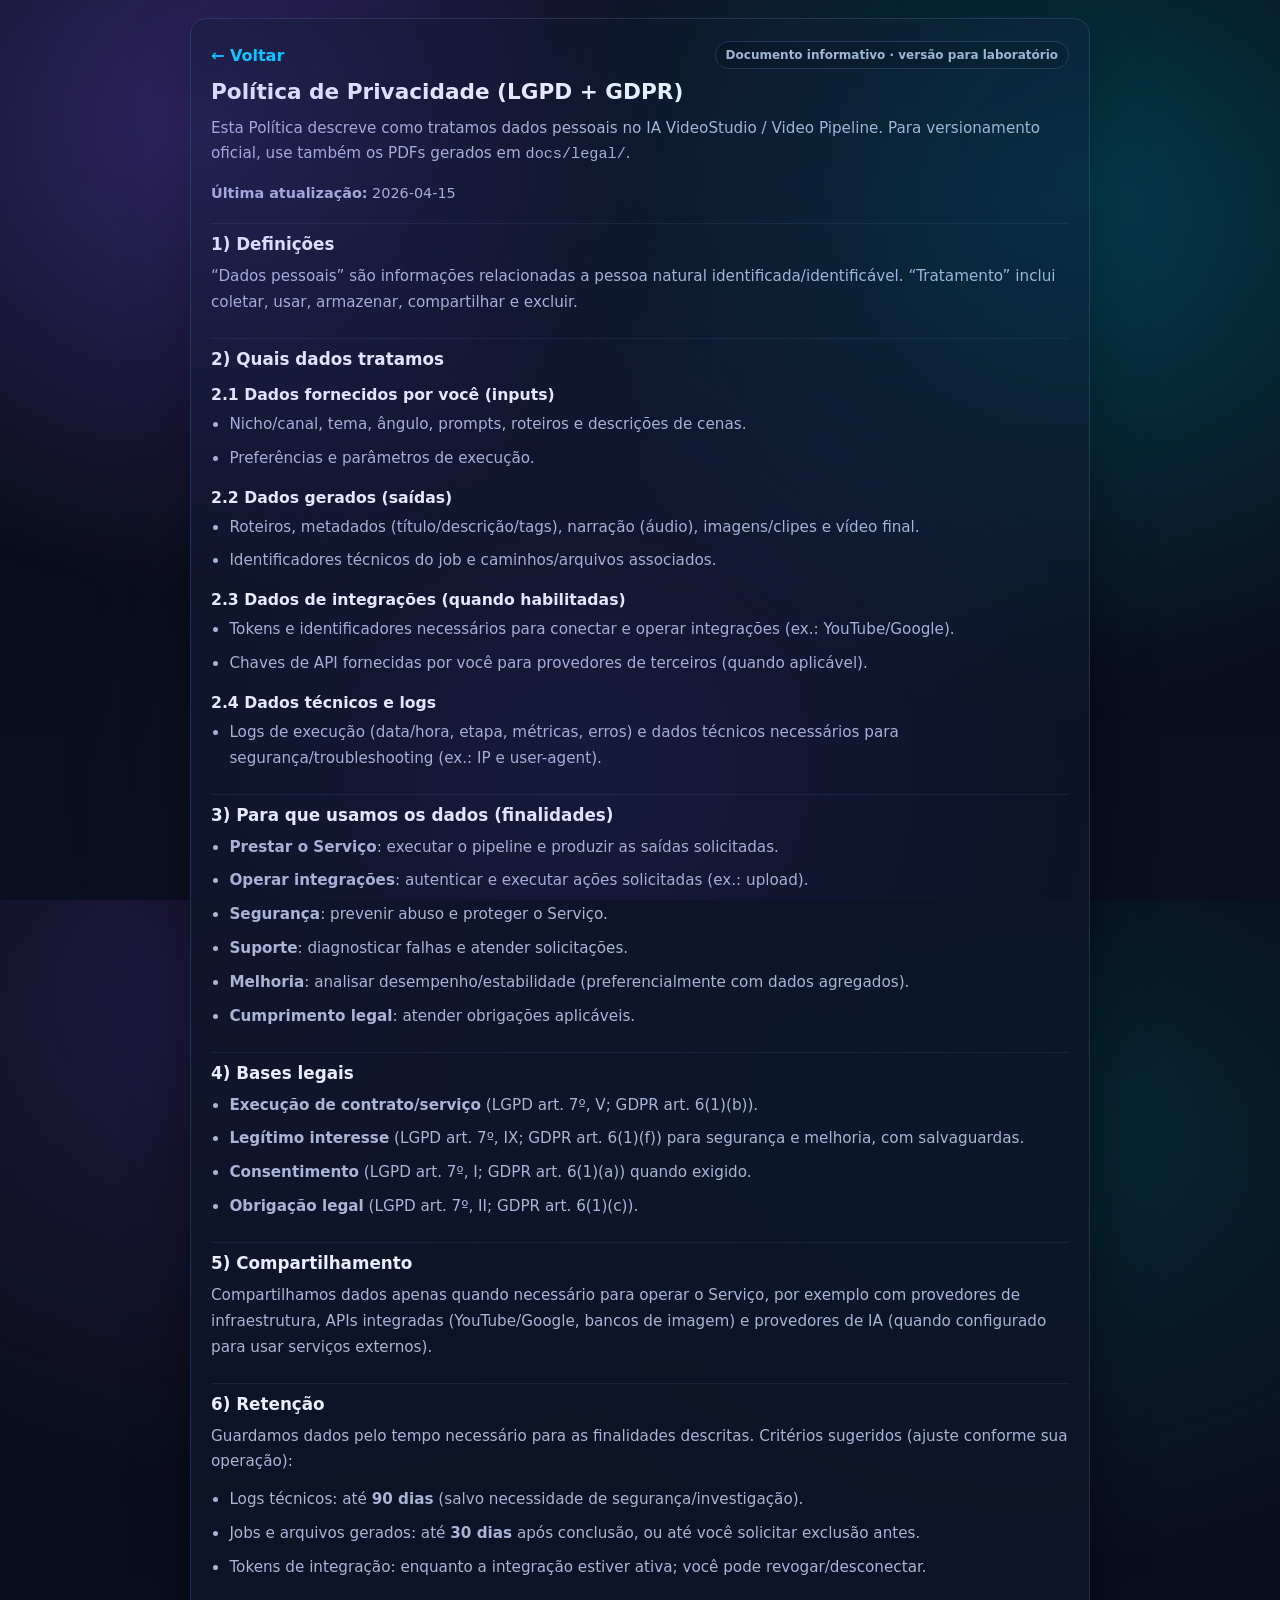
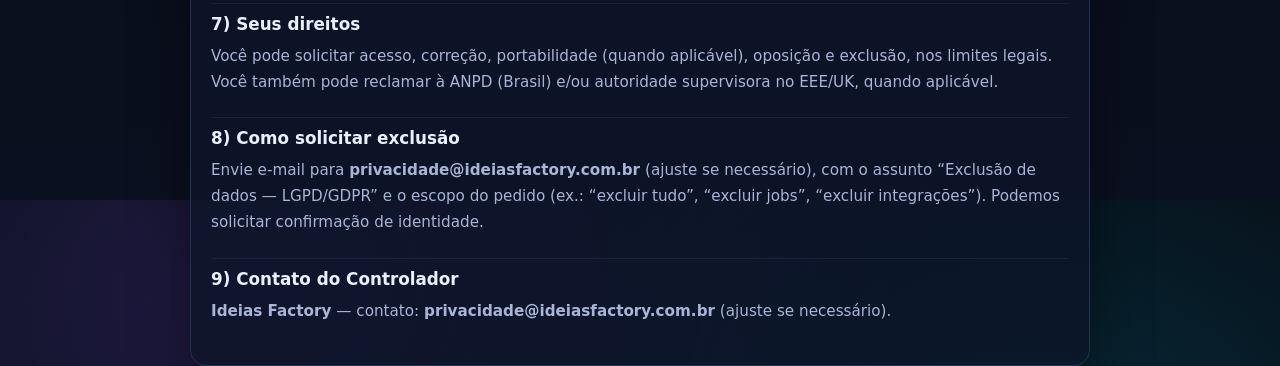
<file: web/privacy.html>
<!doctype html>
<html lang="pt-BR">
  <head>
    <meta charset="utf-8" />
    <meta name="viewport" content="width=device-width, initial-scale=1" />
    <title>Política de Privacidade — IA VideoStudio</title>
    <link rel="stylesheet" href="css/styles.css?v=8" />
    <style>
      .doc {
        max-width: 900px;
        margin: 0 auto;
        padding: 22px 20px 28px;
      }
      .doc h1 {
        font-size: 1.35rem;
        font-weight: 800;
        margin: 0 0 10px;
        line-height: 1.25;
      }
      .doc .lead {
        color: var(--muted);
        line-height: 1.65;
        margin: 0 0 18px;
        font-size: 0.95rem;
      }
      .doc h2 {
        font-size: 1.05rem;
        font-weight: 800;
        margin: 22px 0 10px;
        color: var(--text);
        padding-top: 10px;
        border-top: 1px solid rgba(36, 48, 76, 0.55);
      }
      .doc h3 {
        font-size: 0.98rem;
        font-weight: 800;
        margin: 16px 0 8px;
        color: var(--text);
      }
      .doc p,
      .doc li {
        color: var(--muted);
        line-height: 1.7;
        font-size: 0.95rem;
      }
      .doc p {
        margin: 0 0 12px;
      }
      .doc ul {
        margin: 0 0 14px;
        padding-left: 1.15rem;
      }
      .doc li {
        margin-bottom: 8px;
      }
      .topbar {
        display: flex;
        justify-content: space-between;
        align-items: center;
        gap: 12px;
        margin-bottom: 10px;
      }
      .topbar a {
        color: var(--brand2);
        text-decoration: none;
        font-weight: 700;
      }
      .topbar a:hover {
        text-decoration: underline;
      }
      .meta {
        color: var(--muted);
        font-size: 0.9rem;
      }
      .pill {
        display: inline-flex;
        align-items: center;
        gap: 8px;
        padding: 6px 10px;
        border-radius: 999px;
        border: 1px solid var(--stroke);
        background: rgba(6, 10, 20, 0.35);
        color: var(--muted);
        font-size: 12px;
        font-weight: 700;
      }
    </style>
  </head>
  <body>
    <div class="bg"></div>
    <main class="doc card" style="margin: 18px auto">
      <div class="topbar">
        <a href="/">← Voltar</a>
        <span class="pill">Documento informativo · versão para laboratório</span>
      </div>

      <h1>Política de Privacidade (LGPD + GDPR)</h1>
      <p class="lead">
        Esta Política descreve como tratamos dados pessoais no IA VideoStudio / Video Pipeline. Para versionamento oficial, use também os PDFs gerados em <code>docs/legal/</code>.
      </p>
      <div class="meta"><strong>Última atualização:</strong> 2026-04-15</div>

      <h2>1) Definições</h2>
      <p>
        “Dados pessoais” são informações relacionadas a pessoa natural identificada/identificável. “Tratamento” inclui coletar, usar, armazenar, compartilhar e excluir.
      </p>

      <h2>2) Quais dados tratamos</h2>

      <h3>2.1 Dados fornecidos por você (inputs)</h3>
      <ul>
        <li>Nicho/canal, tema, ângulo, prompts, roteiros e descrições de cenas.</li>
        <li>Preferências e parâmetros de execução.</li>
      </ul>

      <h3>2.2 Dados gerados (saídas)</h3>
      <ul>
        <li>Roteiros, metadados (título/descrição/tags), narração (áudio), imagens/clipes e vídeo final.</li>
        <li>Identificadores técnicos do job e caminhos/arquivos associados.</li>
      </ul>

      <h3>2.3 Dados de integrações (quando habilitadas)</h3>
      <ul>
        <li>Tokens e identificadores necessários para conectar e operar integrações (ex.: YouTube/Google).</li>
        <li>Chaves de API fornecidas por você para provedores de terceiros (quando aplicável).</li>
      </ul>

      <h3>2.4 Dados técnicos e logs</h3>
      <ul>
        <li>Logs de execução (data/hora, etapa, métricas, erros) e dados técnicos necessários para segurança/troubleshooting (ex.: IP e user-agent).</li>
      </ul>

      <h2>3) Para que usamos os dados (finalidades)</h2>
      <ul>
        <li><strong>Prestar o Serviço</strong>: executar o pipeline e produzir as saídas solicitadas.</li>
        <li><strong>Operar integrações</strong>: autenticar e executar ações solicitadas (ex.: upload).</li>
        <li><strong>Segurança</strong>: prevenir abuso e proteger o Serviço.</li>
        <li><strong>Suporte</strong>: diagnosticar falhas e atender solicitações.</li>
        <li><strong>Melhoria</strong>: analisar desempenho/estabilidade (preferencialmente com dados agregados).</li>
        <li><strong>Cumprimento legal</strong>: atender obrigações aplicáveis.</li>
      </ul>

      <h2>4) Bases legais</h2>
      <ul>
        <li><strong>Execução de contrato/serviço</strong> (LGPD art. 7º, V; GDPR art. 6(1)(b)).</li>
        <li><strong>Legítimo interesse</strong> (LGPD art. 7º, IX; GDPR art. 6(1)(f)) para segurança e melhoria, com salvaguardas.</li>
        <li><strong>Consentimento</strong> (LGPD art. 7º, I; GDPR art. 6(1)(a)) quando exigido.</li>
        <li><strong>Obrigação legal</strong> (LGPD art. 7º, II; GDPR art. 6(1)(c)).</li>
      </ul>

      <h2>5) Compartilhamento</h2>
      <p>
        Compartilhamos dados apenas quando necessário para operar o Serviço, por exemplo com provedores de infraestrutura, APIs integradas (YouTube/Google, bancos de imagem)
        e provedores de IA (quando configurado para usar serviços externos).
      </p>

      <h2>6) Retenção</h2>
      <p>Guardamos dados pelo tempo necessário para as finalidades descritas. Critérios sugeridos (ajuste conforme sua operação):</p>
      <ul>
        <li>Logs técnicos: até <strong>90 dias</strong> (salvo necessidade de segurança/investigação).</li>
        <li>Jobs e arquivos gerados: até <strong>30 dias</strong> após conclusão, ou até você solicitar exclusão antes.</li>
        <li>Tokens de integração: enquanto a integração estiver ativa; você pode revogar/desconectar.</li>
      </ul>

      <h2>7) Seus direitos</h2>
      <p>
        Você pode solicitar acesso, correção, portabilidade (quando aplicável), oposição e exclusão, nos limites legais. Você também pode reclamar à ANPD (Brasil) e/ou
        autoridade supervisora no EEE/UK, quando aplicável.
      </p>

      <h2>8) Como solicitar exclusão</h2>
      <p>
        Envie e-mail para <strong>privacidade@ideiasfactory.com.br</strong> (ajuste se necessário), com o assunto “Exclusão de dados — LGPD/GDPR” e o escopo do pedido
        (ex.: “excluir tudo”, “excluir jobs”, “excluir integrações”). Podemos solicitar confirmação de identidade.
      </p>

      <h2>9) Contato do Controlador</h2>
      <p><strong>Ideias Factory</strong> — contato: <strong>privacidade@ideiasfactory.com.br</strong> (ajuste se necessário).</p>
    </main>
  </body>
</html>
</file>
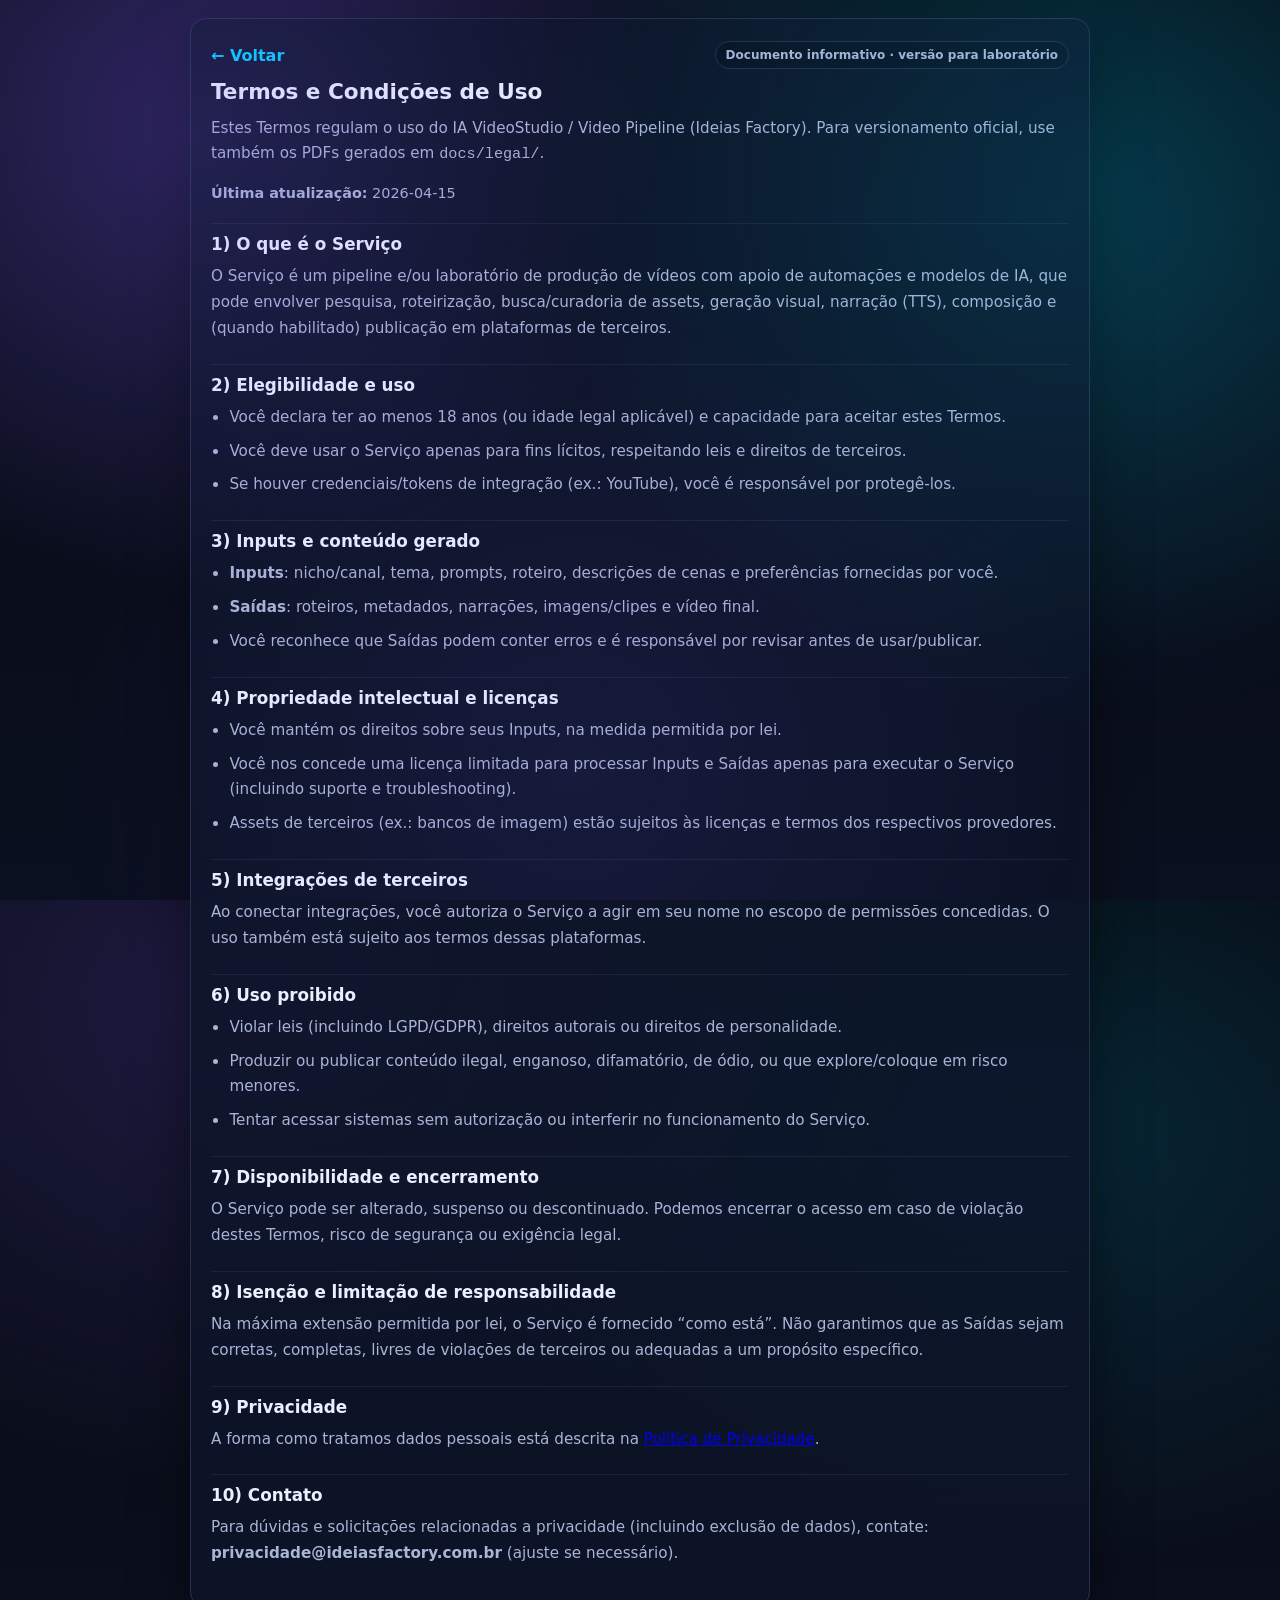
<file: web/terms.html>
<!doctype html>
<html lang="pt-BR">
  <head>
    <meta charset="utf-8" />
    <meta name="viewport" content="width=device-width, initial-scale=1" />
    <title>Termos e Condições — IA VideoStudio</title>
    <link rel="stylesheet" href="css/styles.css?v=8" />
    <style>
      .doc {
        max-width: 900px;
        margin: 0 auto;
        padding: 22px 20px 28px;
      }
      .doc h1 {
        font-size: 1.35rem;
        font-weight: 800;
        margin: 0 0 10px;
        line-height: 1.25;
      }
      .doc .lead {
        color: var(--muted);
        line-height: 1.65;
        margin: 0 0 18px;
        font-size: 0.95rem;
      }
      .doc h2 {
        font-size: 1.05rem;
        font-weight: 800;
        margin: 22px 0 10px;
        color: var(--text);
        padding-top: 10px;
        border-top: 1px solid rgba(36, 48, 76, 0.55);
      }
      .doc p,
      .doc li {
        color: var(--muted);
        line-height: 1.7;
        font-size: 0.95rem;
      }
      .doc p {
        margin: 0 0 12px;
      }
      .doc ul {
        margin: 0 0 14px;
        padding-left: 1.15rem;
      }
      .doc li {
        margin-bottom: 8px;
      }
      .topbar {
        display: flex;
        justify-content: space-between;
        align-items: center;
        gap: 12px;
        margin-bottom: 10px;
      }
      .topbar a {
        color: var(--brand2);
        text-decoration: none;
        font-weight: 700;
      }
      .topbar a:hover {
        text-decoration: underline;
      }
      .meta {
        color: var(--muted);
        font-size: 0.9rem;
      }
      .pill {
        display: inline-flex;
        align-items: center;
        gap: 8px;
        padding: 6px 10px;
        border-radius: 999px;
        border: 1px solid var(--stroke);
        background: rgba(6, 10, 20, 0.35);
        color: var(--muted);
        font-size: 12px;
        font-weight: 700;
      }
    </style>
  </head>
  <body>
    <div class="bg"></div>
    <main class="doc card" style="margin: 18px auto">
      <div class="topbar">
        <a href="/">← Voltar</a>
        <span class="pill">Documento informativo · versão para laboratório</span>
      </div>

      <h1>Termos e Condições de Uso</h1>
      <p class="lead">
        Estes Termos regulam o uso do IA VideoStudio / Video Pipeline (Ideias Factory). Para versionamento oficial, use também os PDFs gerados em <code>docs/legal/</code>.
      </p>
      <div class="meta"><strong>Última atualização:</strong> 2026-04-15</div>

      <h2>1) O que é o Serviço</h2>
      <p>
        O Serviço é um pipeline e/ou laboratório de produção de vídeos com apoio de automações e modelos de IA, que pode envolver pesquisa, roteirização, busca/curadoria
        de assets, geração visual, narração (TTS), composição e (quando habilitado) publicação em plataformas de terceiros.
      </p>

      <h2>2) Elegibilidade e uso</h2>
      <ul>
        <li>Você declara ter ao menos 18 anos (ou idade legal aplicável) e capacidade para aceitar estes Termos.</li>
        <li>Você deve usar o Serviço apenas para fins lícitos, respeitando leis e direitos de terceiros.</li>
        <li>Se houver credenciais/tokens de integração (ex.: YouTube), você é responsável por protegê-los.</li>
      </ul>

      <h2>3) Inputs e conteúdo gerado</h2>
      <ul>
        <li><strong>Inputs</strong>: nicho/canal, tema, prompts, roteiro, descrições de cenas e preferências fornecidas por você.</li>
        <li><strong>Saídas</strong>: roteiros, metadados, narrações, imagens/clipes e vídeo final.</li>
        <li>Você reconhece que Saídas podem conter erros e é responsável por revisar antes de usar/publicar.</li>
      </ul>

      <h2>4) Propriedade intelectual e licenças</h2>
      <ul>
        <li>Você mantém os direitos sobre seus Inputs, na medida permitida por lei.</li>
        <li>
          Você nos concede uma licença limitada para processar Inputs e Saídas apenas para executar o Serviço (incluindo suporte e troubleshooting).
        </li>
        <li>Assets de terceiros (ex.: bancos de imagem) estão sujeitos às licenças e termos dos respectivos provedores.</li>
      </ul>

      <h2>5) Integrações de terceiros</h2>
      <p>
        Ao conectar integrações, você autoriza o Serviço a agir em seu nome no escopo de permissões concedidas. O uso também está sujeito aos termos dessas plataformas.
      </p>

      <h2>6) Uso proibido</h2>
      <ul>
        <li>Violar leis (incluindo LGPD/GDPR), direitos autorais ou direitos de personalidade.</li>
        <li>Produzir ou publicar conteúdo ilegal, enganoso, difamatório, de ódio, ou que explore/coloque em risco menores.</li>
        <li>Tentar acessar sistemas sem autorização ou interferir no funcionamento do Serviço.</li>
      </ul>

      <h2>7) Disponibilidade e encerramento</h2>
      <p>O Serviço pode ser alterado, suspenso ou descontinuado. Podemos encerrar o acesso em caso de violação destes Termos, risco de segurança ou exigência legal.</p>

      <h2>8) Isenção e limitação de responsabilidade</h2>
      <p>
        Na máxima extensão permitida por lei, o Serviço é fornecido “como está”. Não garantimos que as Saídas sejam corretas, completas, livres de violações de terceiros ou
        adequadas a um propósito específico.
      </p>

      <h2>9) Privacidade</h2>
      <p>A forma como tratamos dados pessoais está descrita na <a href="/privacy.html">Política de Privacidade</a>.</p>

      <h2>10) Contato</h2>
      <p>
        Para dúvidas e solicitações relacionadas a privacidade (incluindo exclusão de dados), contate:
        <strong>privacidade@ideiasfactory.com.br</strong> (ajuste se necessário).
      </p>
    </main>
  </body>
</html>
</file>
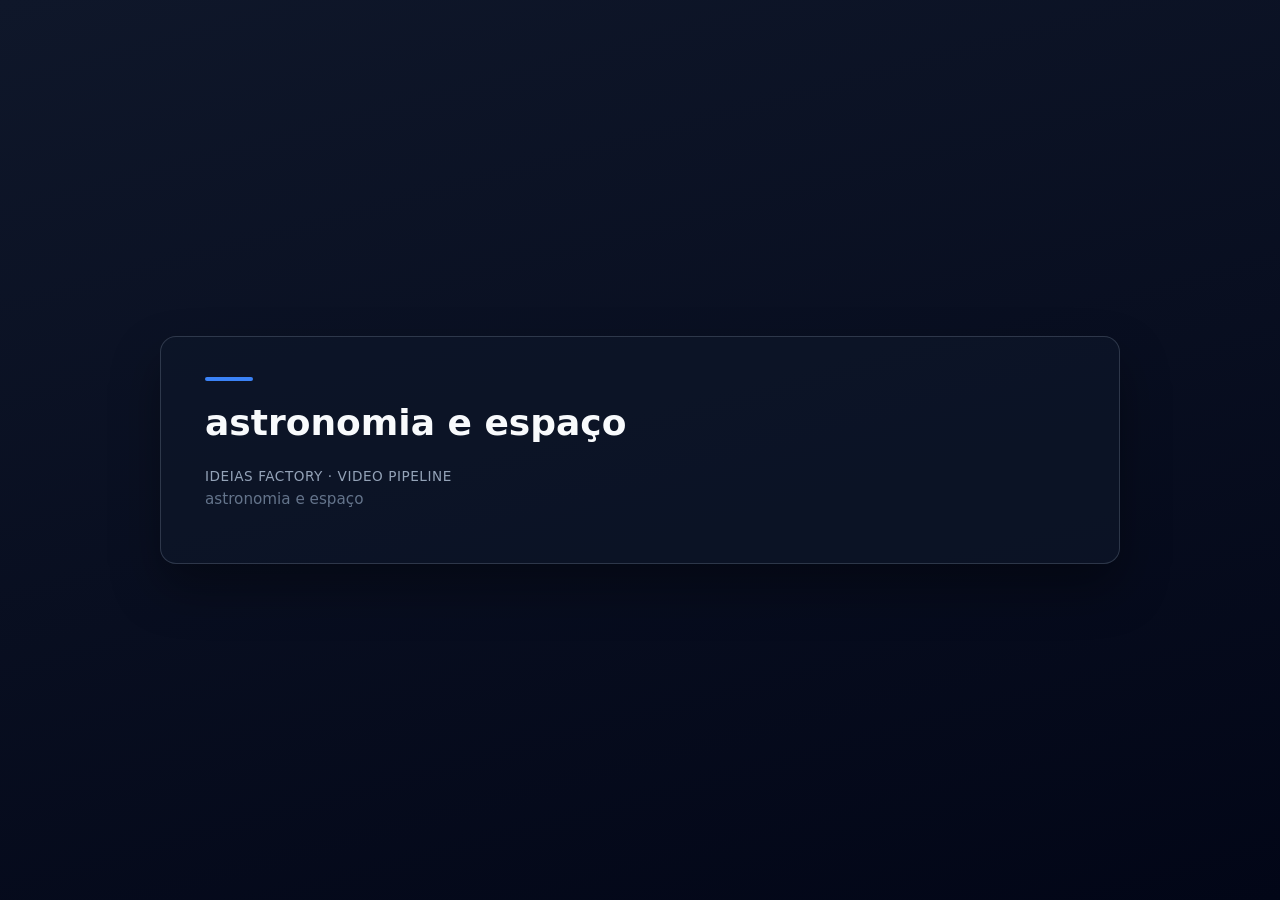
<file: nas/examples/08_video_card/card_ideias_dark.html>
<!DOCTYPE html>
<html lang="pt-BR">
<head>
  <meta charset="utf-8" />
  <meta name="viewport" content="width=device-width, initial-scale=1" />
  <title>astronomia e espaço</title>
  <style>
    * { box-sizing: border-box; }
    body {
      margin: 0;
      min-height: 100vh;
      font-family: "Segoe UI", system-ui, sans-serif;
      background: linear-gradient(165deg, #0f172a 0%, #020617 100%);
      color: #e2e8f0;
      display: flex;
      align-items: center;
      justify-content: center;
      padding: 2rem;
    }
    .card {
      width: min(960px, 100%);
      border: 1px solid rgba(148, 163, 184, 0.25);
      border-radius: 16px;
      padding: 2.5rem 2.75rem;
      background: rgba(15, 23, 42, 0.65);
      box-shadow: 0 24px 48px rgba(0, 0, 0, 0.35);
    }
    .accent {
      width: 48px;
      height: 4px;
      border-radius: 2px;
      background: #3b82f6;
      margin-bottom: 1.25rem;
    }
    h1 {
      margin: 0 0 0.75rem;
      font-size: clamp(1.5rem, 4vw, 2.25rem);
      font-weight: 700;
      line-height: 1.2;
      color: #f8fafc;
    }
    .subtitle {
      margin: 0 0 1.5rem;
      font-size: 1.05rem;
      color: #cbd5e1;
      line-height: 1.5;
    }
    .brand {
      font-size: 0.85rem;
      letter-spacing: 0.04em;
      text-transform: uppercase;
      color: #94a3b8;
    }
    .tagline {
      margin-top: 0.35rem;
      font-size: 0.95rem;
      color: #64748b;
    }
  </style>
</head>
<body>
  <article class="card">
    <div class="accent" aria-hidden="true"></div>
    <h1>astronomia e espaço</h1>
    <p class="subtitle"> </p>
    <div class="brand">Ideias Factory · Video Pipeline</div>
    <p class="tagline">astronomia e espaço</p>
  </article>
</body>
</html>
</file>
<file: web-demo-offline/css/styles.css>
:root{
  --bg0:#070a12;
  --bg1:#0b1020;
  --card:#0d1428cc;
  --stroke:#24304c;
  --text:#eaf0ff;
  --muted:#a9b4d6;
  --brand:#7c5cff;
  --brand2:#00d4ff;
  --ok:#22c55e;
  --warn:#f59e0b;
  --shadow: 0 20px 60px rgba(0,0,0,.45);
  --radius:16px;
  --mono: ui-monospace, SFMono-Regular, Menlo, Monaco, Consolas, "Liberation Mono", "Courier New", monospace;
  --sans: ui-sans-serif, system-ui, -apple-system, Segoe UI, Roboto, Helvetica, Arial, "Apple Color Emoji","Segoe UI Emoji";
}

*{box-sizing:border-box}
html,body{height:100%}
body{
  margin:0;
  font-family:var(--sans);
  color:var(--text);
  background: radial-gradient(1200px 900px at 20% 10%, rgba(124,92,255,.20), transparent 55%),
              radial-gradient(1100px 800px at 80% 25%, rgba(0,212,255,.14), transparent 55%),
              linear-gradient(180deg, var(--bg0), var(--bg1));
}

.bg{
  position:fixed; inset:0;
  background:
    radial-gradient(circle at 15% 15%, rgba(124,92,255,.18), transparent 35%),
    radial-gradient(circle at 85% 20%, rgba(0,212,255,.12), transparent 42%),
    radial-gradient(circle at 45% 85%, rgba(124,92,255,.10), transparent 50%);
  filter: blur(0px);
  pointer-events:none;
}

.container{max-width:1100px; margin:0 auto; padding:28px 18px 40px}
.header{display:flex; align-items:center; justify-content:space-between; gap:12px; margin-bottom:16px; flex-wrap:wrap}

.brand{display:flex; align-items:center; gap:12px}
.header-actions{
  display:flex; align-items:center; gap:10px; flex-wrap:wrap; justify-content:flex-end;
}
.header-pill{white-space:normal; max-width:min(420px, 100%)}
.header-link{
  font-size:13px; font-weight:600; color:var(--brand2);
  text-decoration:none; padding:6px 10px; border-radius:10px;
  border:1px solid rgba(0,212,255,.25); background: rgba(0,212,255,.06);
}
.header-link:hover{color:var(--text); border-color: rgba(0,212,255,.4); background: rgba(0,212,255,.10)}
.health-btn{
  display:inline-flex; align-items:center; justify-content:center;
  width:36px; height:36px; padding:0; border-radius:12px; cursor:pointer;
  border:1px solid var(--stroke); background: rgba(10,16,32,.55);
  color:var(--muted);
}
.health-btn:hover{border-color: rgba(124,92,255,.35); background: rgba(124,92,255,.08)}
.health-dot{
  width:12px; height:12px; border-radius:50%;
  background: var(--muted);
  box-shadow: inset 0 0 0 1px rgba(255,255,255,.12);
  transition: background .2s, box-shadow .2s;
}
.health-dot[data-status="ok"]{
  background: var(--ok);
  box-shadow: 0 0 10px rgba(34,197,94,.45);
}
.health-dot[data-status="degraded"]{
  background: var(--warn);
  box-shadow: 0 0 10px rgba(245,158,11,.4);
}
.health-dot[data-status="error"]{
  background: #ef4444;
  box-shadow: 0 0 10px rgba(239,68,68,.45);
}
.health-dot[data-status="unknown"]{
  background: var(--muted);
  animation: health-pulse 1.2s ease-in-out infinite;
}
@keyframes health-pulse{
  0%,100%{ opacity:.55 }
  50%{ opacity:1 }
}
.logo{
  width: 190px;
  height: 44px;
  border-radius: 14px;
  object-fit: contain;
  background: rgba(255,255,255,.02);
  border: 1px solid rgba(255,255,255,.08);
  padding: 6px 10px;
  box-shadow: 0 10px 30px rgba(0,0,0,.25);
}
.title{font-weight:800; letter-spacing:.2px}
.subtitle{color:var(--muted); font-size:13px; margin-top:2px}
.pill{
  font-size:12px; color:var(--muted);
  padding:8px 10px; border:1px solid var(--stroke);
  border-radius:999px;
  background: rgba(10,16,32,.45);
}

.card{
  border:1px solid var(--stroke);
  background: var(--card);
  border-radius: var(--radius);
  box-shadow: var(--shadow);
  overflow:hidden;
}

.tabs{
  display:flex; gap:6px; padding:10px;
  border-bottom:1px solid var(--stroke);
  background: rgba(7,10,18,.55);
}
.tab{
  border:1px solid transparent;
  color:var(--muted);
  background: transparent;
  padding:10px 12px;
  border-radius:12px;
  cursor:pointer;
  font-weight:600;
}
.tab:hover{background: rgba(124,92,255,.08); color: var(--text)}
.tab.is-active{
  background: rgba(124,92,255,.14);
  border-color: rgba(124,92,255,.25);
  color: var(--text);
}

.content{padding:14px}
.panel{display:none}
.panel.is-active{display:block}

.grid2{display:grid; grid-template-columns:1fr 1fr; gap:12px}
@media (max-width:900px){ .grid2{grid-template-columns:1fr} }

.label{display:block; font-size:12px; color:var(--muted); margin:0 0 6px}
.input,.textarea,select.input{
  width:100%;
  background: rgba(6,10,20,.55);
  border:1px solid var(--stroke);
  color: var(--text);
  padding:10px 12px;
  border-radius:12px;
  outline:none;
}
select.input{
  appearance: none;
  background-image: linear-gradient(45deg, transparent 50%, rgba(169,180,214,.85) 50%),
                    linear-gradient(135deg, rgba(169,180,214,.85) 50%, transparent 50%);
  background-position: calc(100% - 18px) calc(50% - 3px), calc(100% - 12px) calc(50% - 3px);
  background-size: 6px 6px, 6px 6px;
  background-repeat: no-repeat;
}
.textarea{resize:vertical; min-height:70px}
.input:focus,.textarea:focus,select.input:focus{border-color: rgba(0,212,255,.35); box-shadow: 0 0 0 4px rgba(0,212,255,.10)}

.row{display:flex; align-items:center; gap:10px; margin-top:12px; flex-wrap:wrap}
.field{max-width:150px}
.field--styleguide{max-width:min(320px,100%)}
.btn{
  display:inline-flex;
  align-items:center;
  justify-content:center;
  gap:8px;
  border:none;
  background: linear-gradient(135deg, rgba(124,92,255,.95), rgba(0,212,255,.85));
  color:#051024;
  font-weight:800;
  line-height:1;
  min-height:40px;
  padding:10px 14px;
  border-radius:12px;
  cursor:pointer;
}
.btn:hover{filter: brightness(1.05)}
.btn:disabled{opacity:.55; cursor:not-allowed}
.btn-ghost{
  background: transparent;
  color: var(--text);
  border:1px solid var(--stroke);
}
.btn-ghost:hover{background: rgba(255,255,255,.04)}
.toggle{display:flex; align-items:center; gap:8px; color:var(--muted); font-size:13px}

.list{margin-top:12px; display:grid; gap:8px}
.list.is-hidden{display:none}
.angle{
  padding:10px 12px;
  border:1px solid var(--stroke);
  border-radius:12px;
  background: rgba(6,10,20,.45);
  cursor:pointer;
}
.angle-row{display:flex; align-items:flex-start; justify-content:space-between; gap:10px}
.angle-text{flex:1; cursor:pointer}
.angle:hover{border-color: rgba(124,92,255,.35); background: rgba(124,92,255,.08)}

.split{display:grid; grid-template-columns:1fr 1fr; gap:12px; margin-top:14px}
@media (max-width:980px){ .split{grid-template-columns:1fr} }
.h{font-size:12px; color:var(--muted); margin-bottom:8px}
.pre{
  font-family: var(--mono);
  white-space: pre-wrap;
  word-break: break-word;
  background: rgba(6,10,20,.55);
  border:1px solid var(--stroke);
  border-radius: 12px;
  padding: 12px;
  min-height: 120px;
}
.stack{display:grid; gap:10px}
.block{
  border:1px solid var(--stroke);
  border-radius: 12px;
  background: rgba(6,10,20,.45);
  padding: 12px;
}
.block .k{font-family: var(--mono); color: rgba(0,212,255,.95); font-size:12px}
.block .v{margin-top:8px; white-space: pre-wrap}
.asset a{color: var(--brand2); text-decoration:none}
.asset a:hover{text-decoration:underline}
.badge{display:inline-block; font-size:11px; color:var(--muted); border:1px solid var(--stroke); padding:4px 8px; border-radius:999px; margin-left:8px}

.tile{
  border:1px solid rgba(36,48,76,.75);
  border-radius: 14px;
  background: rgba(6,10,20,.22);
  padding: 16px 16px 14px;
}
.tile + .tile{margin-top: 12px}
.tile-head{
  display:flex;
  align-items:flex-start;
  justify-content:space-between;
  gap:12px;
  margin-bottom: 18px;
  padding-bottom: 16px;
  border-bottom: 1px solid rgba(36,48,76,.4);
}
.tile-title{font-weight:900; letter-spacing:.2px; font-size: 15px}
.tile-desc{
  margin-top: 10px;
  color: var(--muted);
  font-size: 13px;
  line-height: 1.55;
  max-width: 62ch;
}
.tile > .grid2:first-of-type{margin-top: 0}
.tile > .row{margin-top: 14px}
.tile + .list{margin-top: 14px}
.tile + .stack{margin-top: 14px}
.split .tile > .pre{margin-top: 0}
.split .tile > .stack{margin-top: 0}

.icon-btn{
  width: 34px;
  height: 34px;
  border-radius: 12px;
  border: 1px solid var(--stroke);
  background: rgba(6,10,20,.35);
  color: var(--text);
  cursor: pointer;
  font-weight: 900;
  line-height: 1;
}
.icon-btn:hover{background: rgba(124,92,255,.10); border-color: rgba(124,92,255,.35)}

.suggestion-head, .scene-head{display:flex; align-items:flex-start; justify-content:space-between; gap:10px}
.scene-meta{font-family: var(--mono); color: rgba(0,212,255,.95); font-size:12px}
.head-actions{
  display:flex;
  align-items:center;
  gap:8px;
}

.research-results-wrap{margin-top: 14px}
.research-subtabs{
  display:flex; gap:6px; margin-bottom:12px;
  padding:4px;
  border-radius:12px;
  border:1px solid var(--stroke);
  background: rgba(7,10,18,.4);
}
.subtab{
  border:1px solid transparent;
  color:var(--muted);
  background: transparent;
  padding:8px 14px;
  border-radius:10px;
  cursor:pointer;
  font-weight:700;
  font-size:13px;
}
.subtab:hover{background: rgba(124,92,255,.08); color: var(--text)}
.subtab.is-active{
  background: rgba(124,92,255,.16);
  border-color: rgba(124,92,255,.28);
  color: var(--text);
}

.assets-mode{display:none}
.assets-mode.is-active{display:block}

.thumb-preview-wrap{
  border: 1px solid rgba(36,48,76,.65);
  border-radius: 14px;
  background: rgba(6,10,20,.35);
  padding: 10px;
}
.thumb-preview{
  width: 100%;
  aspect-ratio: 16 / 9;
  object-fit: cover;
  border-radius: 10px;
  display:block;
  background: linear-gradient(135deg, rgba(124,92,255,.20), rgba(0,212,255,.14));
}

.thumb-template-grid{
  display: grid;
  grid-template-columns: repeat(auto-fill, minmax(88px, 1fr));
  gap: 10px;
  margin-top: 8px;
}
.thumb-template-option{
  display: flex;
  flex-direction: column;
  align-items: center;
  gap: 6px;
  padding: 8px 6px;
  margin: 0;
  border: 1px solid rgba(36,48,76,.75);
  border-radius: 12px;
  background: rgba(6,10,20,.45);
  color: var(--muted);
  cursor: pointer;
  font: inherit;
  text-align: center;
  transition: border-color .15s, box-shadow .15s, background .15s;
}
.thumb-template-option:hover{
  border-color: rgba(124,92,255,.45);
  background: rgba(124,92,255,.08);
}
.thumb-template-option.is-selected{
  border-color: rgba(124,92,255,.85);
  box-shadow: 0 0 0 1px rgba(124,92,255,.35);
  color: var(--text);
}
.thumb-template-option img{
  width: 72px;
  height: 40px;
  object-fit: cover;
  border-radius: 6px;
  background: rgba(0,0,0,.25);
}
.thumb-template-option-label{
  font-size: 10px;
  line-height: 1.2;
  word-break: break-word;
  max-width: 100%;
}
/* Vídeos vs Trends: usar IDs para vencer .stack (grid) e garantir só um painel visível */
#research_videos.research-subpanel:not(.is-active),
#research_trends.research-subpanel:not(.is-active) {
  display: none !important;
}
#research_videos.research-subpanel.is-active,
#research_trends.research-subpanel.is-active {
  display: flex !important;
  flex-direction: column;
  gap: 14px;
  min-height: 0;
}

.research-feed{display:flex; flex-direction:column; gap:14px}

.yt-feed-card{
  border:1px solid var(--stroke);
  border-radius: 14px;
  background: rgba(6,10,20,.42);
  overflow: hidden;
  box-shadow: 0 8px 28px rgba(0,0,0,.22);
}
.yt-feed-head{
  display:flex; align-items:center; justify-content:space-between; gap:10px;
  padding:10px 12px;
  border-bottom:1px solid rgba(36,48,76,.55);
  background: rgba(7,10,18,.35);
}
.yt-feed-head-left{display:flex; align-items:center; flex-wrap:wrap; gap:8px}
.yt-feed-badge{font-family:var(--mono); font-size:11px; color: rgba(0,212,255,.9)}
.yt-feed-body{
  display:grid;
  grid-template-columns: 1fr;
  gap: 12px;
  padding: 12px;
}
@media (min-width: 720px){
  .yt-feed-body{grid-template-columns: minmax(168px, 220px) 1fr; align-items:start}
}
.yt-thumb-col{display:flex; flex-direction:column; gap:8px}
.yt-thumb-wrap{
  position:relative;
  width:100%;
  aspect-ratio: 16 / 9;
  border-radius: 10px;
  overflow: hidden;
  background: rgba(0,0,0,.45);
}
.yt-thumb-wrap.is-playing .yt-embed-frame{box-shadow: 0 0 0 1px rgba(0,212,255,.2)}
.yt-thumb-img{
  position:absolute; inset:0;
  width:100%; height:100%;
  object-fit: cover;
  display:block;
}
.yt-thumb-fallback{
  position:absolute; inset:0;
  background: linear-gradient(135deg, rgba(124,92,255,.15), rgba(0,212,255,.08));
}
.yt-play-btn{
  position:absolute; inset:0;
  display:flex; align-items:center; justify-content:center;
  border:none;
  cursor:pointer;
  background: rgba(0,0,0,.38);
  transition: background .15s ease;
}
.yt-play-btn:hover:not(:disabled){background: rgba(0,0,0,.52)}
.yt-play-btn:disabled{opacity:.35; cursor:not-allowed}
.yt-play-icon{
  width:0; height:0;
  border-left: 16px solid rgba(255,255,255,.92);
  border-top: 10px solid transparent;
  border-bottom: 10px solid transparent;
  margin-left: 5px;
  filter: drop-shadow(0 2px 6px rgba(0,0,0,.45));
}
.yt-embed-frame{
  position:absolute; inset:0;
  background:#000;
}
.yt-embed-frame .yt-iframe{
  width:100%; height:100%;
  border:0;
  display:block;
}
.yt-close-player{align-self:flex-start; font-size:12px; padding:6px 10px}
.yt-feed-meta{min-width:0}
.yt-feed-title{
  display:-webkit-box;
  -webkit-box-orient: vertical;
  -webkit-line-clamp: 2;
  overflow:hidden;
  font-weight:800;
  font-size: 15px;
  line-height:1.35;
  color: var(--text);
  text-decoration:none;
}
.yt-feed-title:hover{color: var(--brand2)}
.yt-feed-sub{
  margin-top:6px;
  font-size:13px;
  color: var(--muted);
  line-height:1.4;
}
.yt-desc-box{margin-top:10px}
.yt-desc-label{
  font-size:11px;
  font-weight:700;
  color: var(--muted);
  text-transform: uppercase;
  letter-spacing: .06em;
  margin-bottom:6px;
}
.yt-desc-preview{
  margin:0;
  font-size:13px;
  color: var(--muted);
  line-height:1.5;
  display:-webkit-box;
  -webkit-box-orient: vertical;
  -webkit-line-clamp: 2;
  line-clamp: 2;
  overflow:hidden;
  max-height: 3.1em;
}
.yt-desc-full{
  margin:0;
  font-size:13px;
  color: var(--muted);
  line-height:1.55;
  white-space: pre-wrap;
  word-break: break-word;
  max-height: 11em;
  overflow-y: auto;
  padding:8px 10px;
  border-radius:10px;
  border:1px solid rgba(36,48,76,.55);
  background: rgba(6,10,20,.35);
}
.yt-desc-toggle{
  margin-top:6px;
  padding:4px 0 !important;
  font-size:12px !important;
  font-weight:700;
  border:none !important;
  background:transparent !important;
  color: var(--brand2) !important;
}
.yt-desc-toggle:hover{text-decoration:underline}
.yt-feed-actions{
  display:flex; flex-wrap:wrap; gap:8px;
  margin-top:12px;
}
.yt-trend-chip .yt-trend-hint{margin-top:8px; font-size:12px}

.trends-empty{padding:14px; color:var(--muted); font-size:14px; border:1px dashed var(--stroke); border-radius:12px}
.trends-section{margin-bottom:18px}
.trends-section-title{
  font-size:13px; font-weight:800; color:var(--text);
  margin:0 0 10px; letter-spacing:.02em;
}
.trends-section-body{display:flex; flex-direction:column; gap:8px}
.trends-chart-wrap{
  position:relative;
  height: min(320px, 42vh);
  margin-bottom: 12px;
  border-radius: 12px;
  border: 1px solid rgba(36,48,76,.65);
  background: rgba(6,10,20,.35);
  padding: 8px;
}
/* Barras horizontais (Em alta / Top): mais altura por barra + área maior que o histograma */
.trends-chart-wrap--related{
  height: min(520px, 68vh);
  min-height: 400px;
  padding: 12px 12px 14px;
}
.trends-data-table{
  width:100%;
  border-collapse:collapse;
  font-size:13px;
  border-radius:12px;
  overflow:hidden;
  border:1px solid var(--stroke);
}
.trends-data-table th,.trends-data-table td{
  padding:8px 10px;
  border-bottom:1px solid rgba(36,48,76,.55);
  text-align:left;
  vertical-align:middle;
}
.trends-data-table th{
  background: rgba(10,16,32,.9);
  color: var(--muted);
  font-weight:700;
  font-size:11px;
  text-transform:uppercase;
  letter-spacing:.04em;
}
.trends-data-table tbody tr:hover{background: rgba(124,92,255,.06)}
.trends-td-q{color:var(--text); word-break:break-word; max-width:42ch}
.trends-td-m{font-family:var(--mono); font-size:12px; color: rgba(0,212,255,.92); white-space:nowrap}
.trends-use-btn-sm{font-size:11px !important; padding:4px 8px !important}
.trends-ver-tudo-row{margin-top:10px}
.trends-ver-tudo{font-size:12px !important}

.trends-query-row{
  display:flex; align-items:center; justify-content:space-between; gap:10px;
  flex-wrap:wrap;
  padding:10px 12px;
  border:1px solid var(--stroke);
  border-radius:12px;
  background: rgba(6,10,20,.38);
}
.trends-query-main{display:flex; align-items:center; justify-content:space-between; gap:12px; flex:1; min-width:0}
.trends-query-text{font-size:14px; color:var(--text); word-break:break-word}
.trends-query-metric{font-family:var(--mono); font-size:12px; color: rgba(0,212,255,.95); white-space:nowrap}
.trends-iot-wrap{overflow-x:auto; border-radius:12px; border:1px solid var(--stroke); max-height:220px; overflow-y:auto}
.trends-iot-table{width:100%; border-collapse:collapse; font-size:12px}
.trends-iot-table th,.trends-iot-table td{padding:6px 8px; border-bottom:1px solid rgba(36,48,76,.5); text-align:left}
.trends-iot-table th{color:var(--muted); font-weight:700; position:sticky; top:0; background: rgba(10,16,32,.95)}
.trends-iot-table td{color:var(--muted)}
.trends-alert{
  padding:10px 12px; border-radius:12px; margin-bottom:12px;
  border:1px solid rgba(245,158,11,.35);
  background: rgba(245,158,11,.08);
  color: var(--muted);
  font-size:13px;
}

.modal{
  width: min(980px, calc(100vw - 24px));
  max-height: min(860px, calc(100vh - 24px));
  border: 1px solid var(--stroke);
  border-radius: 16px;
  background: rgba(10,16,32,.92);
  color: var(--text);
  padding: 12px;
  box-shadow: var(--shadow);
}
.modal::backdrop{background: rgba(0,0,0,.55)}
.modal-head{display:flex; align-items:center; justify-content:space-between; gap:10px; margin-bottom:10px}
.modal-title{font-weight:900}
.modal-frame{
  width: 100%;
  height: min(720px, calc(100vh - 140px));
  border: 1px solid var(--stroke);
  border-radius: 12px;
  background: #070a12;
}

.footer{
  margin-top:14px;
  display:flex; justify-content:space-between; gap:12px;
  color:var(--muted); font-size:12px;
}
.muted{color: var(--muted); opacity:.92}
code{font-family:var(--mono)}

.duration-label{
  display:flex;
  align-items:center;
  justify-content:space-between;
  gap:10px;
}
.icon-btn--info{
  width:22px; height:22px;
  border-radius:999px;
  border:1px solid rgba(169,180,214,.35);
  background: rgba(10,16,32,.45);
  color: rgba(234,240,255,.92);
  font-weight:900;
  font-size:12px;
  line-height:1;
  display:inline-flex;
  align-items:center;
  justify-content:center;
}
.icon-btn--info:hover{
  border-color: rgba(0,212,255,.35);
  background: rgba(0,212,255,.08);
}

.popover{
  position: absolute;
  z-index: 50;
  width: min(520px, calc(100vw - 36px));
  border: 1px solid rgba(36,48,76,.85);
  border-radius: 14px;
  background: rgba(10,16,32,.96);
  box-shadow: var(--shadow);
  padding: 12px 12px 10px;
  display:none;
}
.popover[aria-hidden="false"]{display:block}
.popover-title{
  font-weight: 900;
  margin-bottom: 6px;
}
.popover-body{font-size: 13px; line-height: 1.5}
.popover-list{margin:8px 0 0 18px; padding:0}
.popover-list li{margin:4px 0}

.block-text{
  white-space: pre-wrap;
  word-break: break-word;
  max-height: 260px;
  overflow: auto;
  border: 1px solid rgba(36,48,76,.55);
  background: rgba(6,10,20,.25);
  border-radius: 12px;
  padding: 10px 12px;
}
.block-edit{
  border: 1px solid rgba(36,48,76,.55);
  background: rgba(6,10,20,.25);
  border-radius: 12px;
  padding: 10px 12px;
}
.block-edit-textarea{
  width: 100%;
  min-height: 160px;
  max-height: 360px;
  resize: vertical;
}
.edit-actions{
  display:flex;
  justify-content:flex-end;
  gap: 8px;
  margin-top: 10px;
}
.part-meta{
  font-family: var(--mono);
  font-size: 12px;
  color: rgba(0,212,255,.92);
}

.flow-graph-wrap{
  border: 1px solid rgba(36,48,76,.75);
  border-radius: 14px;
  background: rgba(6,10,20,.16);
  padding: 12px;
  overflow: auto;
}
.flow-graph{
  width: 100%;
  min-width: 720px;
  height: auto;
  display: block;
}

.yt-conn-row{margin-top: 8px}
.yt-conn-badge{
  display:inline-flex;
  align-items:center;
  gap:8px;
  font-size:12px;
  font-weight:800;
  color: var(--muted);
  border:1px solid var(--stroke);
  padding:6px 10px;
  border-radius:999px;
  background: rgba(10,16,32,.45);
}
.yt-conn-badge::before{
  content:"";
  width:10px; height:10px;
  border-radius:50%;
  background: var(--muted);
  box-shadow: inset 0 0 0 1px rgba(255,255,255,.12);
}
.yt-conn-badge[data-yt-status="connected"]{color: rgba(234,240,255,.95); border-color: rgba(34,197,94,.35); background: rgba(34,197,94,.08)}
.yt-conn-badge[data-yt-status="connected"]::before{background: var(--ok); box-shadow: 0 0 10px rgba(34,197,94,.35)}
.yt-conn-badge[data-yt-status="disconnected"]{border-color: rgba(245,158,11,.35); background: rgba(245,158,11,.08)}
.yt-conn-badge[data-yt-status="disconnected"]::before{background: var(--warn); box-shadow: 0 0 10px rgba(245,158,11,.30)}
.yt-conn-badge[data-yt-status="error"]{border-color: rgba(239,68,68,.35); background: rgba(239,68,68,.08)}
.yt-conn-badge[data-yt-status="error"]::before{background: #ef4444; box-shadow: 0 0 10px rgba(239,68,68,.30)}

/* —— Tour guiado + FAB feedback (demo offline) —— */
#tour_root{
  position: fixed;
  inset: 0;
  z-index: 9999;
  display: none;
}
.tour-backdrop{
  position: absolute;
  inset: 0;
  background: rgba(4, 8, 18, 0.42);
}
.tour-card{
  position: fixed;
  z-index: 10001;
  width: min(420px, calc(100vw - 32px));
  padding: 16px 18px 14px;
  border-radius: var(--radius);
  border: 1px solid var(--stroke);
  background: rgba(12, 18, 36, 0.96);
  box-shadow: var(--shadow);
}
.tour-card--center{
  left: 50%;
  top: 45%;
  transform: translate(-50%, -50%);
}
.tour-card-head{
  display: flex;
  align-items: center;
  justify-content: space-between;
  gap: 10px;
  margin-bottom: 8px;
}
.tour-step-label{
  font-size: 11px;
  color: var(--muted);
  text-transform: uppercase;
  letter-spacing: 0.06em;
}
.tour-title{
  font-weight: 800;
  font-size: 1.05rem;
  margin: 0 0 8px;
  line-height: 1.25;
}
.tour-body{
  color: var(--muted);
  font-size: 0.92rem;
  line-height: 1.55;
  margin: 0 0 14px;
}
.tour-actions{
  display: flex;
  justify-content: flex-end;
  gap: 10px;
  flex-wrap: wrap;
}
.tour-spotlight{
  position: fixed;
  z-index: 10000;
  border-radius: 12px;
  box-shadow: 0 0 0 9999px rgba(4, 8, 18, 0.34);
  border: 2px solid rgba(124, 92, 255, 0.65);
  pointer-events: none;
}
body.tour-open{
  overflow: hidden;
}

#demo_feedback_widget{
  position: fixed;
  z-index: 9990;
  right: 18px;
  bottom: 18px;
  font-size: 14px;
}
.demo-fab{
  position: relative;
  min-width: 132px;
  height: 48px;
  padding: 0 16px 0 14px;
  border-radius: 999px;
  border: 1px solid rgba(255, 180, 100, 0.35);
  background: linear-gradient(135deg, rgba(255, 146, 76, 0.98), rgba(214, 92, 255, 0.88));
  color: #fff;
  cursor: pointer;
  box-shadow: 0 10px 28px rgba(214, 92, 255, 0.35), 0 4px 12px rgba(0, 0, 0, 0.35);
  display: flex;
  align-items: center;
  justify-content: center;
  font-weight: 700;
  font-size: 0.95rem;
  letter-spacing: 0.02em;
}
.demo-fab:hover{
  filter: brightness(1.06);
  box-shadow: 0 12px 32px rgba(255, 146, 76, 0.4), 0 4px 14px rgba(0, 0, 0, 0.38);
}
.demo-fab-inner{
  display: inline-flex;
  align-items: center;
  gap: 10px;
}
.demo-fab-svg{
  flex-shrink: 0;
  opacity: 0.98;
}
.demo-fab-label{
  white-space: nowrap;
}
.demo-fab-pulse{
  position: absolute;
  inset: -3px;
  border-radius: 999px;
  border: 2px solid rgba(255, 160, 90, 0.65);
  opacity: 0;
  pointer-events: none;
}
/* Só após 6s sem abrir feedback (ver demo_analytics.js) */
.demo-fab--attention .demo-fab-pulse{
  animation: demoFabPulse 2.4s ease-in-out infinite;
}
@keyframes demoFabPulse{
  0%{ transform: scale(0.9); opacity: 0.75; }
  55%{ transform: scale(1.12); opacity: 0; }
  100%{ transform: scale(0.9); opacity: 0; }
}
.demo-fab--nudge .demo-fab-svg{
  animation: demoFabIconNudge 2.6s ease-in-out infinite;
  transform-origin: 50% 55%;
}
@keyframes demoFabIconNudge{
  0%, 100%{ transform: rotate(0deg) scale(1); }
  8%{ transform: rotate(-14deg) scale(1.12); }
  18%{ transform: rotate(11deg) scale(1.08); }
  28%{ transform: rotate(-7deg) scale(1.04); }
  38%{ transform: rotate(0deg) scale(1); }
  100%{ transform: rotate(0deg) scale(1); }
}
.demo-fab--attention{
  animation: demoFabLift 2.6s ease-in-out infinite;
}
@keyframes demoFabLift{
  0%, 100%{ transform: translateY(0); filter: brightness(1); }
  50%{ transform: translateY(-3px); filter: brightness(1.07); }
}

/* Painel de feedback: modal flutuante acima do FAB (widget position:fixed no canto) */
.demo-feedback-panel{
  position: absolute;
  right: 0;
  bottom: 68px;
  width: min(400px, calc(100vw - 36px));
  max-height: min(560px, calc(100vh - 100px));
  overflow: auto;
  border-radius: var(--radius);
  border: 1px solid var(--stroke);
  background: rgba(10, 16, 32, 0.96);
  box-shadow: var(--shadow);
  padding: 14px 16px 16px;
  z-index: 1;
}
.demo-feedback-head{
  display: flex;
  align-items: center;
  justify-content: space-between;
  gap: 10px;
  margin-bottom: 8px;
}
.demo-feedback-title{
  font-weight: 800;
  font-size: 1.05rem;
}
.demo-feedback-lead{
  font-size: 13px;
  line-height: 1.45;
  margin: 0 0 12px;
}
.demo-feedback-embed-wrap{
  height: 320px;
  border-radius: 12px;
  overflow: hidden;
  border: 1px solid var(--stroke);
  margin-bottom: 12px;
  background: #070a12;
}
.demo-feedback-embed-wrap--typeform{
  overflow: auto;
}
.demo-feedback-embed-wrap--typeform > [data-tf-live]{
  min-height: 300px;
  width: 100%;
}
.demo-feedback-iframe{
  width: 100%;
  height: 100%;
  border: 0;
}
.demo-feedback-details{
  margin-top: 10px;
  font-size: 13px;
  color: var(--muted);
}
.demo-feedback-details summary{
  cursor: pointer;
  color: var(--brand2);
  font-weight: 600;
}
</file>
<file: web/css/styles.css>
:root{
  --bg0:#070a12;
  --bg1:#0b1020;
  --card:#0d1428cc;
  --stroke:#24304c;
  --text:#eaf0ff;
  --muted:#a9b4d6;
  --brand:#7c5cff;
  --brand2:#00d4ff;
  --ok:#22c55e;
  --warn:#f59e0b;
  --shadow: 0 20px 60px rgba(0,0,0,.45);
  --radius:16px;
  --mono: ui-monospace, SFMono-Regular, Menlo, Monaco, Consolas, "Liberation Mono", "Courier New", monospace;
  --sans: ui-sans-serif, system-ui, -apple-system, Segoe UI, Roboto, Helvetica, Arial, "Apple Color Emoji","Segoe UI Emoji";
}

*{box-sizing:border-box}
html,body{height:100%}
body{
  margin:0;
  font-family:var(--sans);
  color:var(--text);
  background: radial-gradient(1200px 900px at 20% 10%, rgba(124,92,255,.20), transparent 55%),
              radial-gradient(1100px 800px at 80% 25%, rgba(0,212,255,.14), transparent 55%),
              linear-gradient(180deg, var(--bg0), var(--bg1));
}

.bg{
  position:fixed; inset:0;
  background:
    radial-gradient(circle at 15% 15%, rgba(124,92,255,.18), transparent 35%),
    radial-gradient(circle at 85% 20%, rgba(0,212,255,.12), transparent 42%),
    radial-gradient(circle at 45% 85%, rgba(124,92,255,.10), transparent 50%);
  filter: blur(0px);
  pointer-events:none;
}

.container{max-width:1100px; margin:0 auto; padding:28px 18px 40px}
.header{display:flex; align-items:center; justify-content:space-between; gap:12px; margin-bottom:16px; flex-wrap:wrap}

.brand{display:flex; align-items:center; gap:12px}
.header-actions{
  display:flex; align-items:center; gap:10px; flex-wrap:wrap; justify-content:flex-end;
}
.header-pill{white-space:normal; max-width:min(420px, 100%)}
.header-link{
  font-size:13px; font-weight:600; color:var(--brand2);
  text-decoration:none; padding:6px 10px; border-radius:10px;
  border:1px solid rgba(0,212,255,.25); background: rgba(0,212,255,.06);
}
.header-link:hover{color:var(--text); border-color: rgba(0,212,255,.4); background: rgba(0,212,255,.10)}
.health-btn{
  display:inline-flex; align-items:center; justify-content:center;
  width:36px; height:36px; padding:0; border-radius:12px; cursor:pointer;
  border:1px solid var(--stroke); background: rgba(10,16,32,.55);
  color:var(--muted);
}
.health-btn:hover{border-color: rgba(124,92,255,.35); background: rgba(124,92,255,.08)}
.health-dot{
  width:12px; height:12px; border-radius:50%;
  background: var(--muted);
  box-shadow: inset 0 0 0 1px rgba(255,255,255,.12);
  transition: background .2s, box-shadow .2s;
}
.health-dot[data-status="ok"]{
  background: var(--ok);
  box-shadow: 0 0 10px rgba(34,197,94,.45);
}
.health-dot[data-status="degraded"]{
  background: var(--warn);
  box-shadow: 0 0 10px rgba(245,158,11,.4);
}
.health-dot[data-status="error"]{
  background: #ef4444;
  box-shadow: 0 0 10px rgba(239,68,68,.45);
}
.health-dot[data-status="unknown"]{
  background: var(--muted);
  animation: health-pulse 1.2s ease-in-out infinite;
}
@keyframes health-pulse{
  0%,100%{ opacity:.55 }
  50%{ opacity:1 }
}
.logo{
  width: 190px;
  height: 44px;
  border-radius: 14px;
  object-fit: contain;
  background: rgba(255,255,255,.02);
  border: 1px solid rgba(255,255,255,.08);
  padding: 6px 10px;
  box-shadow: 0 10px 30px rgba(0,0,0,.25);
}
.title{font-weight:800; letter-spacing:.2px}
.subtitle{color:var(--muted); font-size:13px; margin-top:2px}
.pill{
  font-size:12px; color:var(--muted);
  padding:8px 10px; border:1px solid var(--stroke);
  border-radius:999px;
  background: rgba(10,16,32,.45);
}

.card{
  border:1px solid var(--stroke);
  background: var(--card);
  border-radius: var(--radius);
  box-shadow: var(--shadow);
  overflow:hidden;
}

.tabs{
  display:flex; gap:6px; padding:10px;
  border-bottom:1px solid var(--stroke);
  background: rgba(7,10,18,.55);
}
.tab{
  border:1px solid transparent;
  color:var(--muted);
  background: transparent;
  padding:10px 12px;
  border-radius:12px;
  cursor:pointer;
  font-weight:600;
}
.tab:hover{background: rgba(124,92,255,.08); color: var(--text)}
.tab.is-active{
  background: rgba(124,92,255,.14);
  border-color: rgba(124,92,255,.25);
  color: var(--text);
}

.content{padding:14px}
.panel{display:none}
.panel.is-active{display:block}

.grid2{display:grid; grid-template-columns:1fr 1fr; gap:12px}
@media (max-width:900px){ .grid2{grid-template-columns:1fr} }

.label{display:block; font-size:12px; color:var(--muted); margin:0 0 6px}
.input,.textarea,select.input{
  width:100%;
  background: rgba(6,10,20,.55);
  border:1px solid var(--stroke);
  color: var(--text);
  padding:10px 12px;
  border-radius:12px;
  outline:none;
}
select.input{
  appearance: none;
  background-image: linear-gradient(45deg, transparent 50%, rgba(169,180,214,.85) 50%),
                    linear-gradient(135deg, rgba(169,180,214,.85) 50%, transparent 50%);
  background-position: calc(100% - 18px) calc(50% - 3px), calc(100% - 12px) calc(50% - 3px);
  background-size: 6px 6px, 6px 6px;
  background-repeat: no-repeat;
}
.textarea{resize:vertical; min-height:70px}
.input:focus,.textarea:focus,select.input:focus{border-color: rgba(0,212,255,.35); box-shadow: 0 0 0 4px rgba(0,212,255,.10)}

.row{display:flex; align-items:center; gap:10px; margin-top:12px; flex-wrap:wrap}
.field{max-width:150px}
.field--styleguide{max-width:min(320px,100%)}
.btn{
  display:inline-flex;
  align-items:center;
  justify-content:center;
  gap:8px;
  border:none;
  background: linear-gradient(135deg, rgba(124,92,255,.95), rgba(0,212,255,.85));
  color:#051024;
  font-weight:800;
  line-height:1;
  min-height:40px;
  padding:10px 14px;
  border-radius:12px;
  cursor:pointer;
}
.btn:hover{filter: brightness(1.05)}
.btn:disabled{opacity:.55; cursor:not-allowed}
.btn-ghost{
  background: transparent;
  color: var(--text);
  border:1px solid var(--stroke);
}
.btn-ghost:hover{background: rgba(255,255,255,.04)}
.toggle{display:flex; align-items:center; gap:8px; color:var(--muted); font-size:13px}

.list{margin-top:12px; display:grid; gap:8px}
.list.is-hidden{display:none}
.angle{
  padding:10px 12px;
  border:1px solid var(--stroke);
  border-radius:12px;
  background: rgba(6,10,20,.45);
  cursor:pointer;
}
.angle-row{display:flex; align-items:flex-start; justify-content:space-between; gap:10px}
.angle-text{flex:1; cursor:pointer}
.angle:hover{border-color: rgba(124,92,255,.35); background: rgba(124,92,255,.08)}

.split{display:grid; grid-template-columns:1fr 1fr; gap:12px; margin-top:14px}
@media (max-width:980px){ .split{grid-template-columns:1fr} }
.h{font-size:12px; color:var(--muted); margin-bottom:8px}
.pre{
  font-family: var(--mono);
  white-space: pre-wrap;
  word-break: break-word;
  background: rgba(6,10,20,.55);
  border:1px solid var(--stroke);
  border-radius: 12px;
  padding: 12px;
  min-height: 120px;
}
.stack{display:grid; gap:10px}
.block{
  border:1px solid var(--stroke);
  border-radius: 12px;
  background: rgba(6,10,20,.45);
  padding: 12px;
}
.block .k{font-family: var(--mono); color: rgba(0,212,255,.95); font-size:12px}
.block .v{margin-top:8px; white-space: pre-wrap}
.asset a{color: var(--brand2); text-decoration:none}
.asset a:hover{text-decoration:underline}
.badge{display:inline-block; font-size:11px; color:var(--muted); border:1px solid var(--stroke); padding:4px 8px; border-radius:999px; margin-left:8px}

.tile{
  border:1px solid rgba(36,48,76,.75);
  border-radius: 14px;
  background: rgba(6,10,20,.22);
  padding: 16px 16px 14px;
}
.tile + .tile{margin-top: 12px}
.tile-head{
  display:flex;
  align-items:flex-start;
  justify-content:space-between;
  gap:12px;
  margin-bottom: 18px;
  padding-bottom: 16px;
  border-bottom: 1px solid rgba(36,48,76,.4);
}
.tile-title{font-weight:900; letter-spacing:.2px; font-size: 15px}
.tile-desc{
  margin-top: 10px;
  color: var(--muted);
  font-size: 13px;
  line-height: 1.55;
  max-width: 62ch;
}
.tile > .grid2:first-of-type{margin-top: 0}
.tile > .row{margin-top: 14px}
.tile + .list{margin-top: 14px}
.tile + .stack{margin-top: 14px}
.split .tile > .pre{margin-top: 0}
.split .tile > .stack{margin-top: 0}

.icon-btn{
  width: 34px;
  height: 34px;
  border-radius: 12px;
  border: 1px solid var(--stroke);
  background: rgba(6,10,20,.35);
  color: var(--text);
  cursor: pointer;
  font-weight: 900;
  line-height: 1;
}
.icon-btn:hover{background: rgba(124,92,255,.10); border-color: rgba(124,92,255,.35)}

.suggestion-head, .scene-head{display:flex; align-items:flex-start; justify-content:space-between; gap:10px}
.scene-meta{font-family: var(--mono); color: rgba(0,212,255,.95); font-size:12px}
.head-actions{
  display:flex;
  align-items:center;
  gap:8px;
}

.research-results-wrap{margin-top: 14px}
.research-subtabs{
  display:flex; gap:6px; margin-bottom:12px;
  padding:4px;
  border-radius:12px;
  border:1px solid var(--stroke);
  background: rgba(7,10,18,.4);
}
.subtab{
  border:1px solid transparent;
  color:var(--muted);
  background: transparent;
  padding:8px 14px;
  border-radius:10px;
  cursor:pointer;
  font-weight:700;
  font-size:13px;
}
.subtab:hover{background: rgba(124,92,255,.08); color: var(--text)}
.subtab.is-active{
  background: rgba(124,92,255,.16);
  border-color: rgba(124,92,255,.28);
  color: var(--text);
}

.assets-mode{display:none}
.assets-mode.is-active{display:block}

.thumb-preview-wrap{
  border: 1px solid rgba(36,48,76,.65);
  border-radius: 14px;
  background: rgba(6,10,20,.35);
  padding: 10px;
}
.thumb-preview{
  width: 100%;
  aspect-ratio: 16 / 9;
  object-fit: cover;
  border-radius: 10px;
  display:block;
  background: linear-gradient(135deg, rgba(124,92,255,.20), rgba(0,212,255,.14));
}

.thumb-template-grid{
  display: grid;
  grid-template-columns: repeat(auto-fill, minmax(88px, 1fr));
  gap: 10px;
  margin-top: 8px;
}
.thumb-template-option{
  display: flex;
  flex-direction: column;
  align-items: center;
  gap: 6px;
  padding: 8px 6px;
  margin: 0;
  border: 1px solid rgba(36,48,76,.75);
  border-radius: 12px;
  background: rgba(6,10,20,.45);
  color: var(--muted);
  cursor: pointer;
  font: inherit;
  text-align: center;
  transition: border-color .15s, box-shadow .15s, background .15s;
}
.thumb-template-option:hover{
  border-color: rgba(124,92,255,.45);
  background: rgba(124,92,255,.08);
}
.thumb-template-option.is-selected{
  border-color: rgba(124,92,255,.85);
  box-shadow: 0 0 0 1px rgba(124,92,255,.35);
  color: var(--text);
}
.thumb-template-option img{
  width: 72px;
  height: 40px;
  object-fit: cover;
  border-radius: 6px;
  background: rgba(0,0,0,.25);
}
.thumb-template-option-label{
  font-size: 10px;
  line-height: 1.2;
  word-break: break-word;
  max-width: 100%;
}
/* Vídeos vs Trends: usar IDs para vencer .stack (grid) e garantir só um painel visível */
#research_videos.research-subpanel:not(.is-active),
#research_trends.research-subpanel:not(.is-active) {
  display: none !important;
}
#research_videos.research-subpanel.is-active,
#research_trends.research-subpanel.is-active {
  display: flex !important;
  flex-direction: column;
  gap: 14px;
  min-height: 0;
}

.research-feed{display:flex; flex-direction:column; gap:14px}

.yt-feed-card{
  border:1px solid var(--stroke);
  border-radius: 14px;
  background: rgba(6,10,20,.42);
  overflow: hidden;
  box-shadow: 0 8px 28px rgba(0,0,0,.22);
}
.yt-feed-head{
  display:flex; align-items:center; justify-content:space-between; gap:10px;
  padding:10px 12px;
  border-bottom:1px solid rgba(36,48,76,.55);
  background: rgba(7,10,18,.35);
}
.yt-feed-head-left{display:flex; align-items:center; flex-wrap:wrap; gap:8px}
.yt-feed-badge{font-family:var(--mono); font-size:11px; color: rgba(0,212,255,.9)}
.yt-feed-body{
  display:grid;
  grid-template-columns: 1fr;
  gap: 12px;
  padding: 12px;
}
@media (min-width: 720px){
  .yt-feed-body{grid-template-columns: minmax(168px, 220px) 1fr; align-items:start}
}
.yt-thumb-col{display:flex; flex-direction:column; gap:8px}
.yt-thumb-wrap{
  position:relative;
  width:100%;
  aspect-ratio: 16 / 9;
  border-radius: 10px;
  overflow: hidden;
  background: rgba(0,0,0,.45);
}
.yt-thumb-wrap.is-playing .yt-embed-frame{box-shadow: 0 0 0 1px rgba(0,212,255,.2)}
.yt-thumb-img{
  position:absolute; inset:0;
  width:100%; height:100%;
  object-fit: cover;
  display:block;
}
.yt-thumb-fallback{
  position:absolute; inset:0;
  background: linear-gradient(135deg, rgba(124,92,255,.15), rgba(0,212,255,.08));
}
.yt-play-btn{
  position:absolute; inset:0;
  display:flex; align-items:center; justify-content:center;
  border:none;
  cursor:pointer;
  background: rgba(0,0,0,.38);
  transition: background .15s ease;
}
.yt-play-btn:hover:not(:disabled){background: rgba(0,0,0,.52)}
.yt-play-btn:disabled{opacity:.35; cursor:not-allowed}
.yt-play-icon{
  width:0; height:0;
  border-left: 16px solid rgba(255,255,255,.92);
  border-top: 10px solid transparent;
  border-bottom: 10px solid transparent;
  margin-left: 5px;
  filter: drop-shadow(0 2px 6px rgba(0,0,0,.45));
}
.yt-embed-frame{
  position:absolute; inset:0;
  background:#000;
}
.yt-embed-frame .yt-iframe{
  width:100%; height:100%;
  border:0;
  display:block;
}
.yt-close-player{align-self:flex-start; font-size:12px; padding:6px 10px}
.yt-feed-meta{min-width:0}
.yt-feed-title{
  display:-webkit-box;
  -webkit-box-orient: vertical;
  -webkit-line-clamp: 2;
  overflow:hidden;
  font-weight:800;
  font-size: 15px;
  line-height:1.35;
  color: var(--text);
  text-decoration:none;
}
.yt-feed-title:hover{color: var(--brand2)}
.yt-feed-sub{
  margin-top:6px;
  font-size:13px;
  color: var(--muted);
  line-height:1.4;
}
.yt-desc-box{margin-top:10px}
.yt-desc-label{
  font-size:11px;
  font-weight:700;
  color: var(--muted);
  text-transform: uppercase;
  letter-spacing: .06em;
  margin-bottom:6px;
}
.yt-desc-preview{
  margin:0;
  font-size:13px;
  color: var(--muted);
  line-height:1.5;
  display:-webkit-box;
  -webkit-box-orient: vertical;
  -webkit-line-clamp: 2;
  line-clamp: 2;
  overflow:hidden;
  max-height: 3.1em;
}
.yt-desc-full{
  margin:0;
  font-size:13px;
  color: var(--muted);
  line-height:1.55;
  white-space: pre-wrap;
  word-break: break-word;
  max-height: 11em;
  overflow-y: auto;
  padding:8px 10px;
  border-radius:10px;
  border:1px solid rgba(36,48,76,.55);
  background: rgba(6,10,20,.35);
}
.yt-desc-toggle{
  margin-top:6px;
  padding:4px 0 !important;
  font-size:12px !important;
  font-weight:700;
  border:none !important;
  background:transparent !important;
  color: var(--brand2) !important;
}
.yt-desc-toggle:hover{text-decoration:underline}
.yt-feed-actions{
  display:flex; flex-wrap:wrap; gap:8px;
  margin-top:12px;
}
.yt-trend-chip .yt-trend-hint{margin-top:8px; font-size:12px}

.trends-empty{padding:14px; color:var(--muted); font-size:14px; border:1px dashed var(--stroke); border-radius:12px}
.trends-section{margin-bottom:18px}
.trends-section-title{
  font-size:13px; font-weight:800; color:var(--text);
  margin:0 0 10px; letter-spacing:.02em;
}
.trends-section-body{display:flex; flex-direction:column; gap:8px}
.trends-chart-wrap{
  position:relative;
  height: min(320px, 42vh);
  margin-bottom: 12px;
  border-radius: 12px;
  border: 1px solid rgba(36,48,76,.65);
  background: rgba(6,10,20,.35);
  padding: 8px;
}
/* Barras horizontais (Em alta / Top): mais altura por barra + área maior que o histograma */
.trends-chart-wrap--related{
  height: min(520px, 68vh);
  min-height: 400px;
  padding: 12px 12px 14px;
}
.trends-data-table{
  width:100%;
  border-collapse:collapse;
  font-size:13px;
  border-radius:12px;
  overflow:hidden;
  border:1px solid var(--stroke);
}
.trends-data-table th,.trends-data-table td{
  padding:8px 10px;
  border-bottom:1px solid rgba(36,48,76,.55);
  text-align:left;
  vertical-align:middle;
}
.trends-data-table th{
  background: rgba(10,16,32,.9);
  color: var(--muted);
  font-weight:700;
  font-size:11px;
  text-transform:uppercase;
  letter-spacing:.04em;
}
.trends-data-table tbody tr:hover{background: rgba(124,92,255,.06)}
.trends-td-q{color:var(--text); word-break:break-word; max-width:42ch}
.trends-td-m{font-family:var(--mono); font-size:12px; color: rgba(0,212,255,.92); white-space:nowrap}
.trends-use-btn-sm{font-size:11px !important; padding:4px 8px !important}
.trends-ver-tudo-row{margin-top:10px}
.trends-ver-tudo{font-size:12px !important}

.trends-query-row{
  display:flex; align-items:center; justify-content:space-between; gap:10px;
  flex-wrap:wrap;
  padding:10px 12px;
  border:1px solid var(--stroke);
  border-radius:12px;
  background: rgba(6,10,20,.38);
}
.trends-query-main{display:flex; align-items:center; justify-content:space-between; gap:12px; flex:1; min-width:0}
.trends-query-text{font-size:14px; color:var(--text); word-break:break-word}
.trends-query-metric{font-family:var(--mono); font-size:12px; color: rgba(0,212,255,.95); white-space:nowrap}
.trends-iot-wrap{overflow-x:auto; border-radius:12px; border:1px solid var(--stroke); max-height:220px; overflow-y:auto}
.trends-iot-table{width:100%; border-collapse:collapse; font-size:12px}
.trends-iot-table th,.trends-iot-table td{padding:6px 8px; border-bottom:1px solid rgba(36,48,76,.5); text-align:left}
.trends-iot-table th{color:var(--muted); font-weight:700; position:sticky; top:0; background: rgba(10,16,32,.95)}
.trends-iot-table td{color:var(--muted)}
.trends-alert{
  padding:10px 12px; border-radius:12px; margin-bottom:12px;
  border:1px solid rgba(245,158,11,.35);
  background: rgba(245,158,11,.08);
  color: var(--muted);
  font-size:13px;
}

.modal{
  width: min(980px, calc(100vw - 24px));
  max-height: min(860px, calc(100vh - 24px));
  border: 1px solid var(--stroke);
  border-radius: 16px;
  background: rgba(10,16,32,.92);
  color: var(--text);
  padding: 12px;
  box-shadow: var(--shadow);
}
.modal::backdrop{background: rgba(0,0,0,.55)}
.modal-head{display:flex; align-items:center; justify-content:space-between; gap:10px; margin-bottom:10px}
.modal-title{font-weight:900}
.modal-frame{
  width: 100%;
  height: min(720px, calc(100vh - 140px));
  border: 1px solid var(--stroke);
  border-radius: 12px;
  background: #070a12;
}

.footer{
  margin-top:14px;
  display:flex; justify-content:space-between; gap:12px;
  color:var(--muted); font-size:12px;
}
.muted{color: var(--muted); opacity:.92}
code{font-family:var(--mono)}

.duration-label{
  display:flex;
  align-items:center;
  justify-content:space-between;
  gap:10px;
}
.icon-btn--info{
  width:22px; height:22px;
  border-radius:999px;
  border:1px solid rgba(169,180,214,.35);
  background: rgba(10,16,32,.45);
  color: rgba(234,240,255,.92);
  font-weight:900;
  font-size:12px;
  line-height:1;
  display:inline-flex;
  align-items:center;
  justify-content:center;
}
.icon-btn--info:hover{
  border-color: rgba(0,212,255,.35);
  background: rgba(0,212,255,.08);
}

.popover{
  position: absolute;
  z-index: 50;
  width: min(520px, calc(100vw - 36px));
  border: 1px solid rgba(36,48,76,.85);
  border-radius: 14px;
  background: rgba(10,16,32,.96);
  box-shadow: var(--shadow);
  padding: 12px 12px 10px;
  display:none;
}
.popover[aria-hidden="false"]{display:block}
.popover-title{
  font-weight: 900;
  margin-bottom: 6px;
}
.popover-body{font-size: 13px; line-height: 1.5}
.popover-list{margin:8px 0 0 18px; padding:0}
.popover-list li{margin:4px 0}

.block-text{
  white-space: pre-wrap;
  word-break: break-word;
  max-height: 260px;
  overflow: auto;
  border: 1px solid rgba(36,48,76,.55);
  background: rgba(6,10,20,.25);
  border-radius: 12px;
  padding: 10px 12px;
}
.block-edit{
  border: 1px solid rgba(36,48,76,.55);
  background: rgba(6,10,20,.25);
  border-radius: 12px;
  padding: 10px 12px;
}
.block-edit-textarea{
  width: 100%;
  min-height: 160px;
  max-height: 360px;
  resize: vertical;
}
.edit-actions{
  display:flex;
  justify-content:flex-end;
  gap: 8px;
  margin-top: 10px;
}
.part-meta{
  font-family: var(--mono);
  font-size: 12px;
  color: rgba(0,212,255,.92);
}

.flow-graph-wrap{
  border: 1px solid rgba(36,48,76,.75);
  border-radius: 14px;
  background: rgba(6,10,20,.16);
  padding: 12px;
  overflow: auto;
}
.flow-graph{
  width: 100%;
  min-width: 720px;
  height: auto;
  display: block;
}

.yt-conn-row{margin-top: 8px}
.yt-conn-badge{
  display:inline-flex;
  align-items:center;
  gap:8px;
  font-size:12px;
  font-weight:800;
  color: var(--muted);
  border:1px solid var(--stroke);
  padding:6px 10px;
  border-radius:999px;
  background: rgba(10,16,32,.45);
}
.yt-conn-badge::before{
  content:"";
  width:10px; height:10px;
  border-radius:50%;
  background: var(--muted);
  box-shadow: inset 0 0 0 1px rgba(255,255,255,.12);
}
.yt-conn-badge[data-yt-status="connected"]{color: rgba(234,240,255,.95); border-color: rgba(34,197,94,.35); background: rgba(34,197,94,.08)}
.yt-conn-badge[data-yt-status="connected"]::before{background: var(--ok); box-shadow: 0 0 10px rgba(34,197,94,.35)}
.yt-conn-badge[data-yt-status="disconnected"]{border-color: rgba(245,158,11,.35); background: rgba(245,158,11,.08)}
.yt-conn-badge[data-yt-status="disconnected"]::before{background: var(--warn); box-shadow: 0 0 10px rgba(245,158,11,.30)}
.yt-conn-badge[data-yt-status="error"]{border-color: rgba(239,68,68,.35); background: rgba(239,68,68,.08)}
.yt-conn-badge[data-yt-status="error"]::before{background: #ef4444; box-shadow: 0 0 10px rgba(239,68,68,.30)}
</file>
